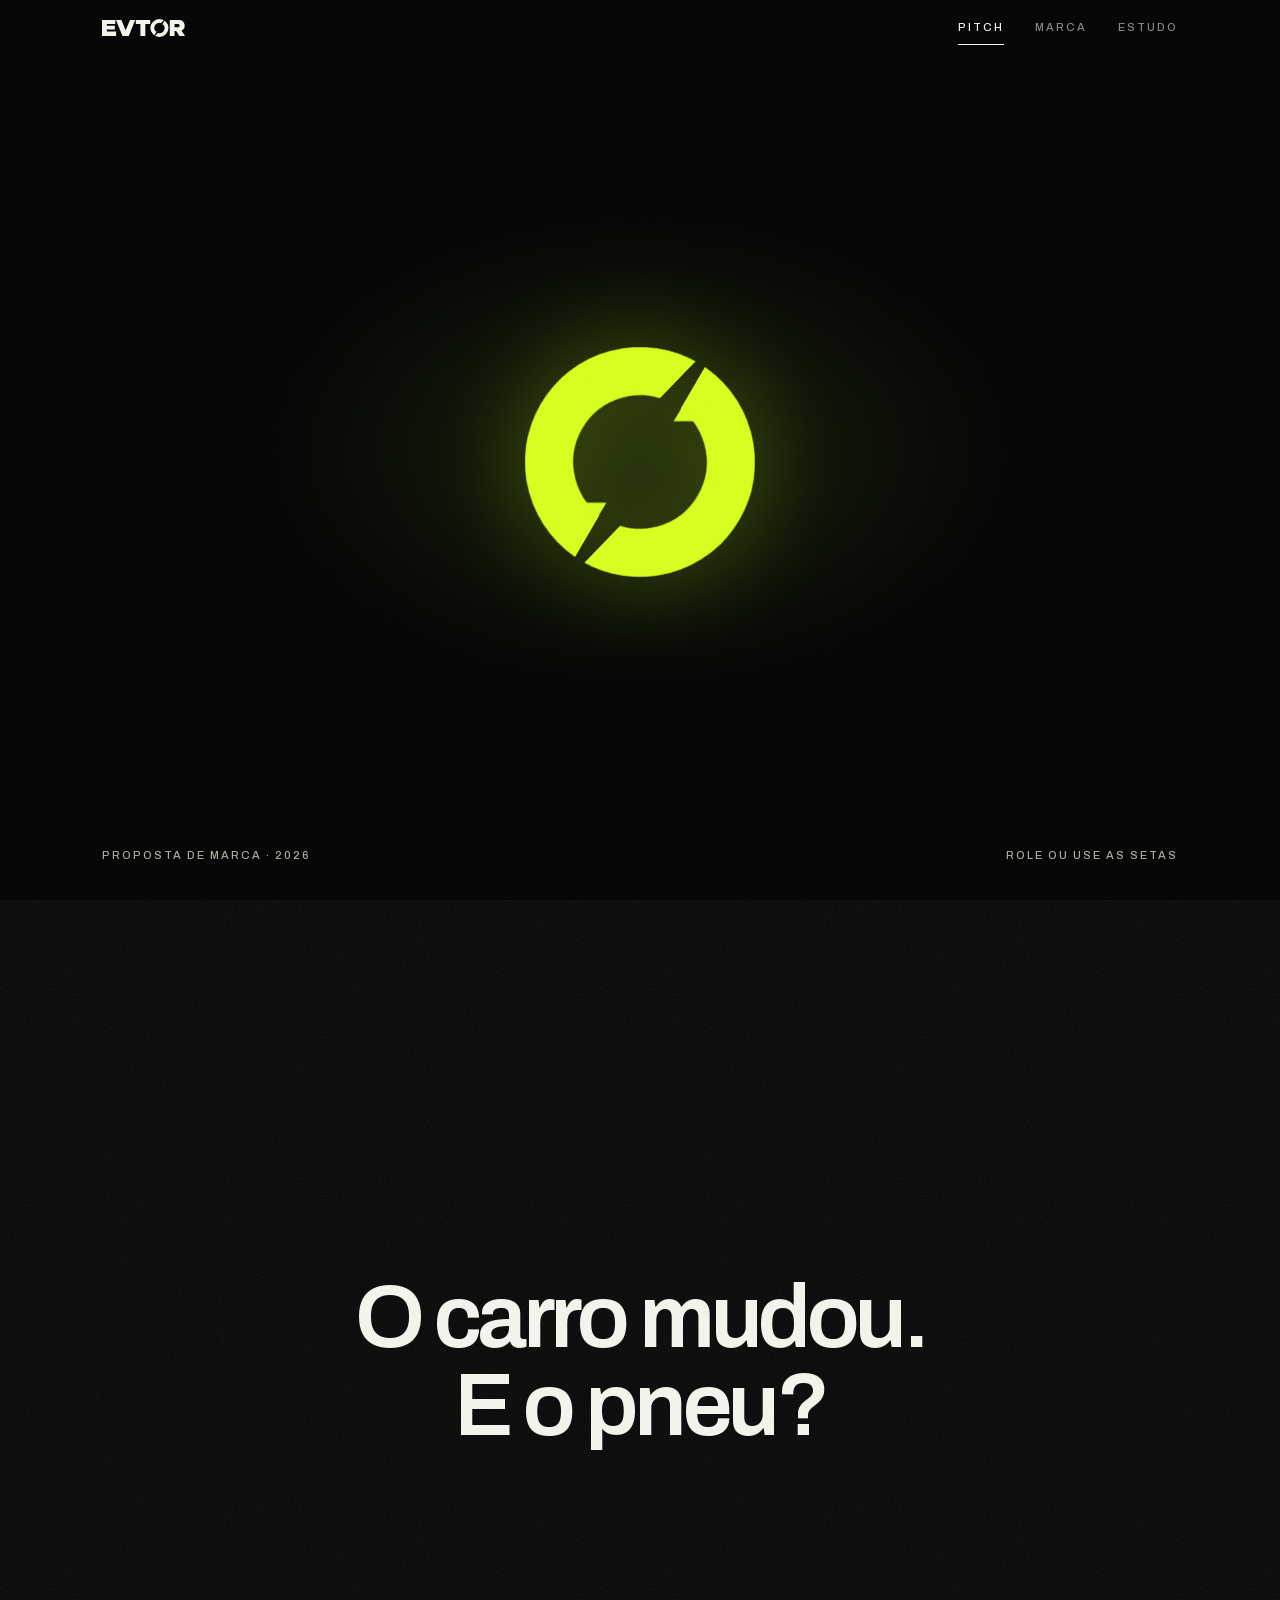
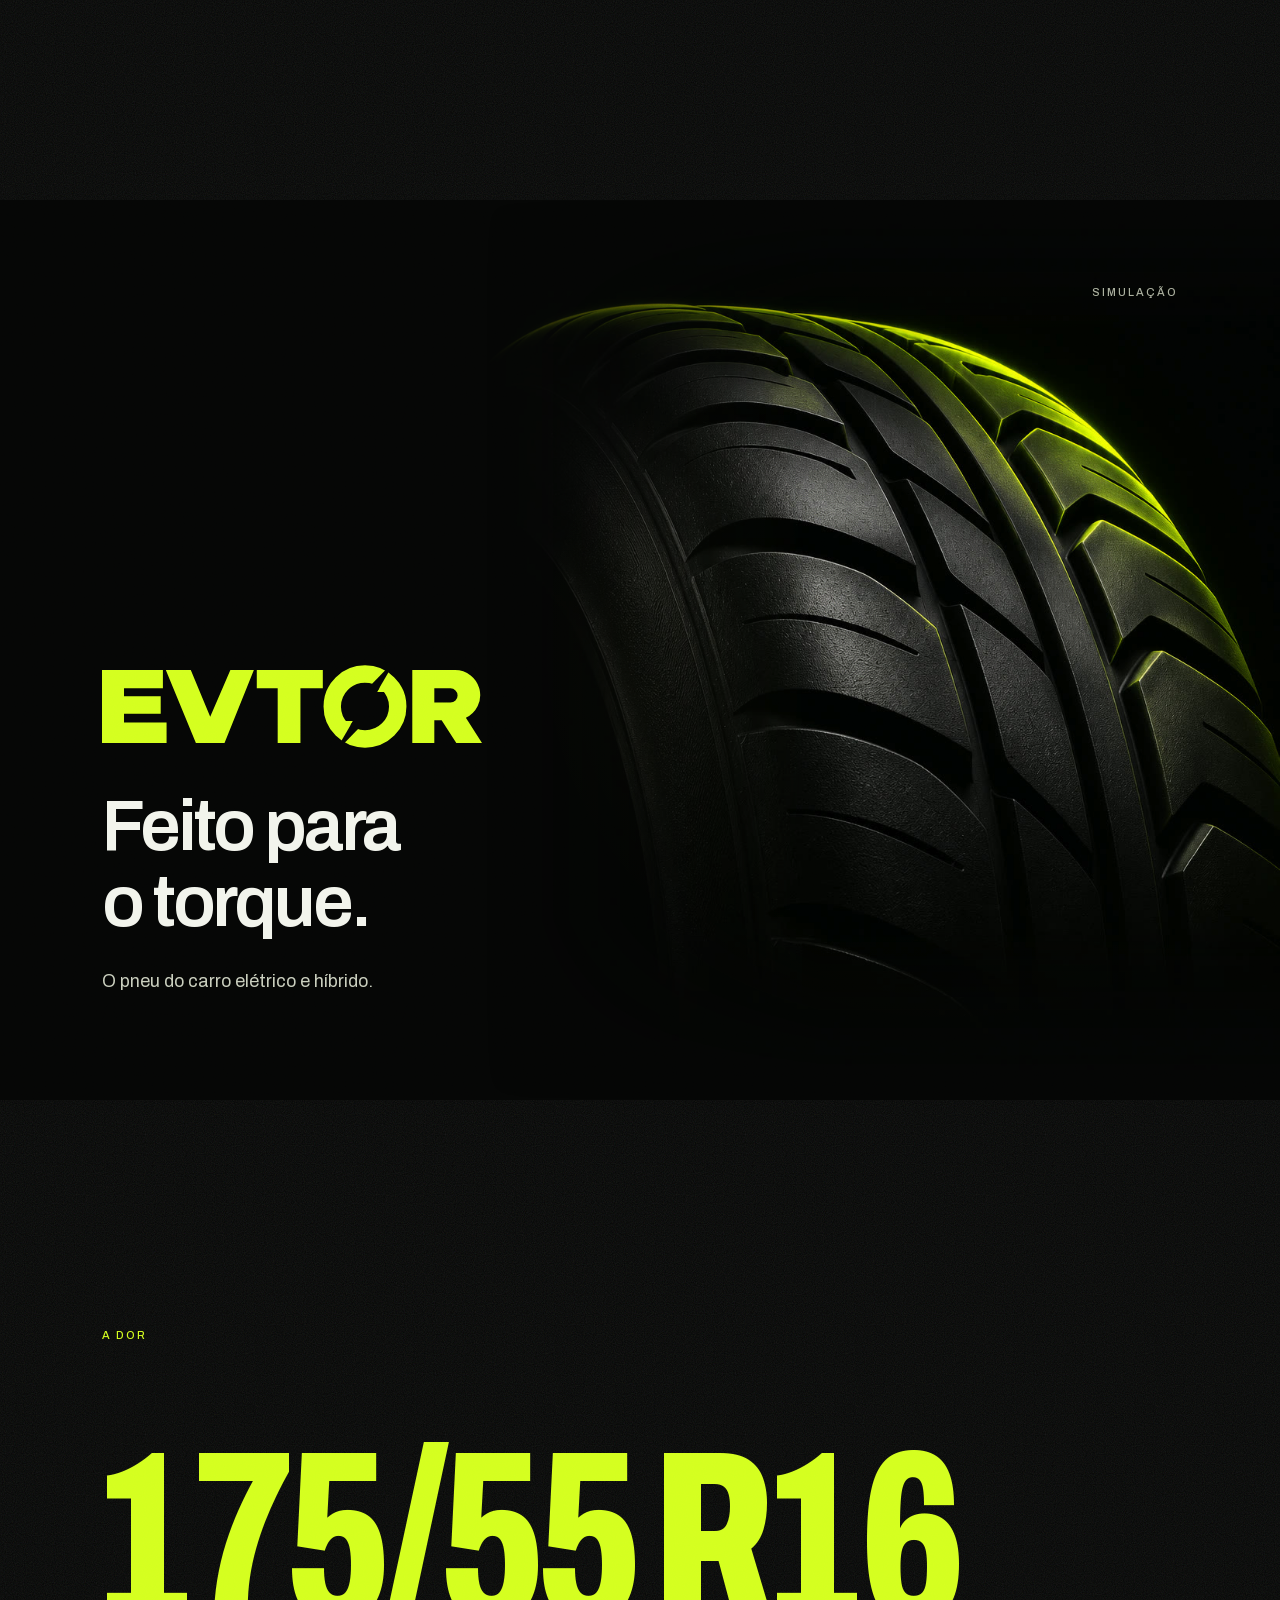
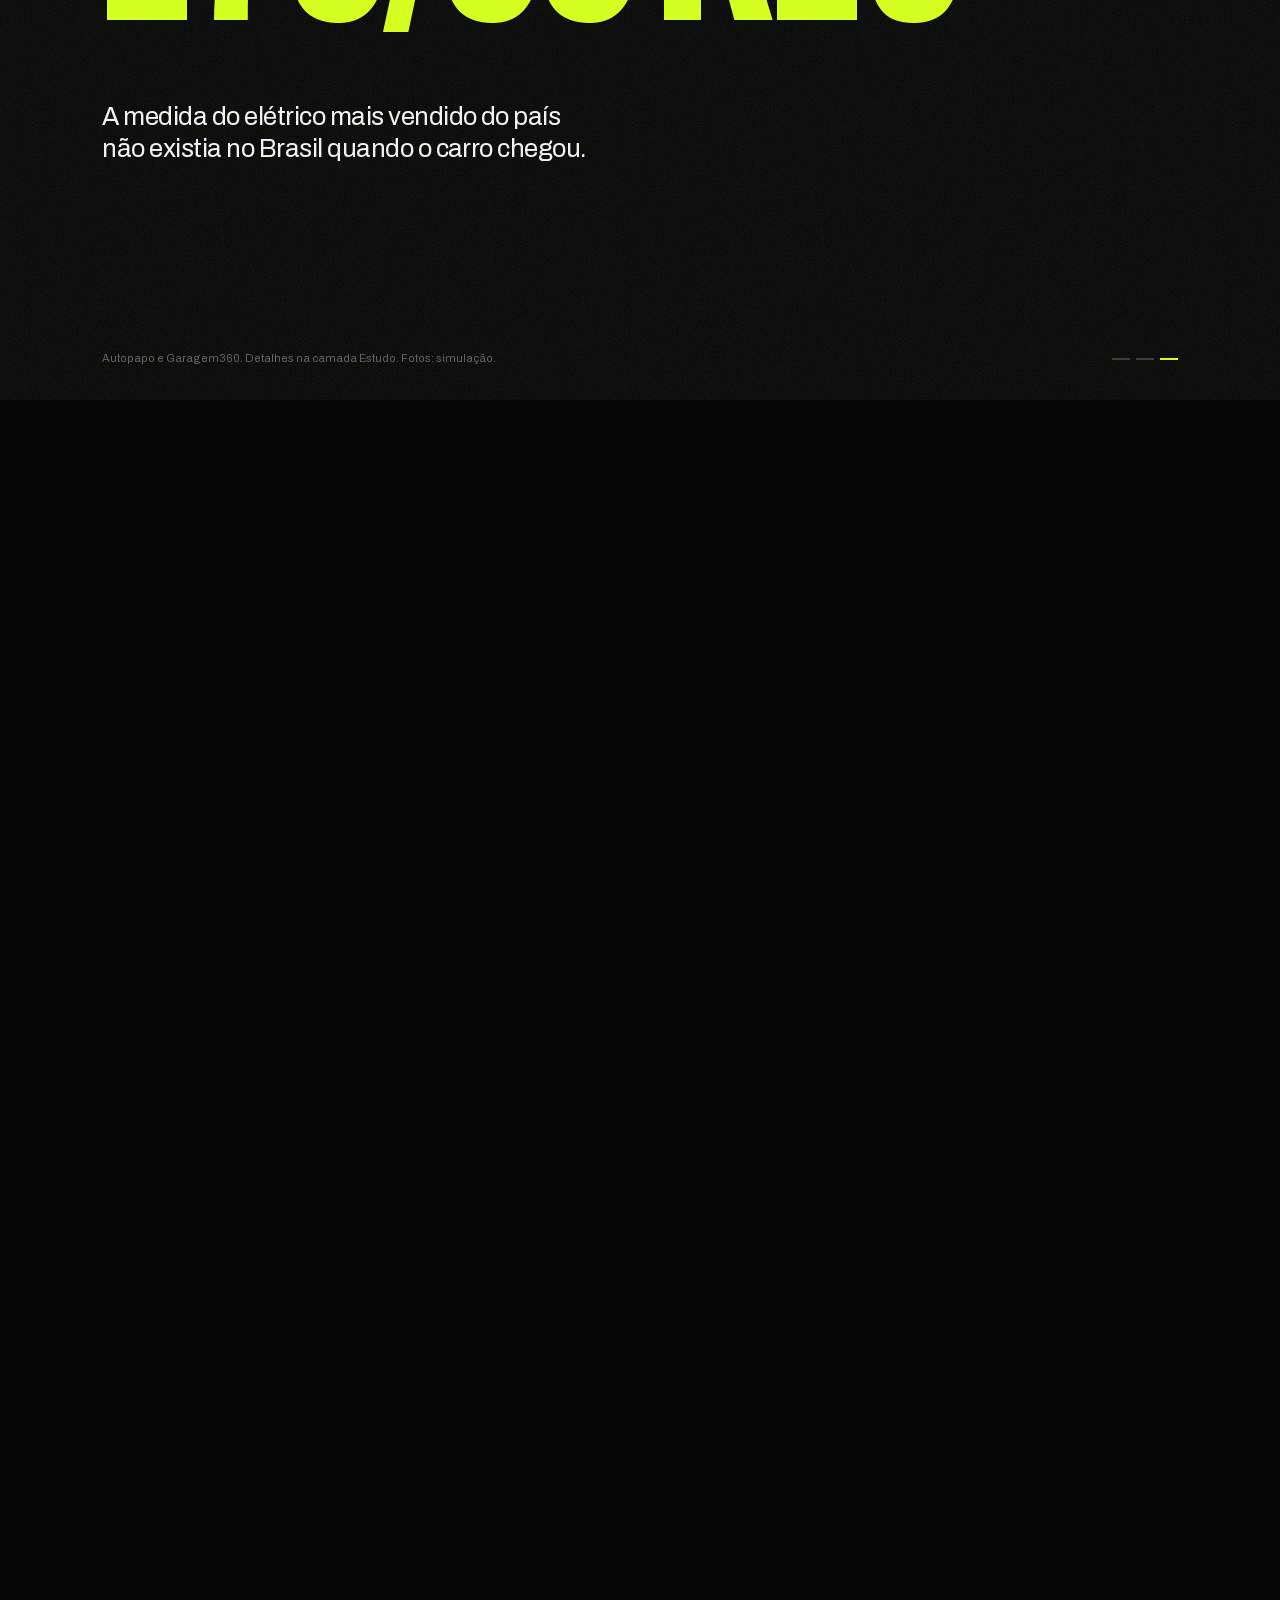
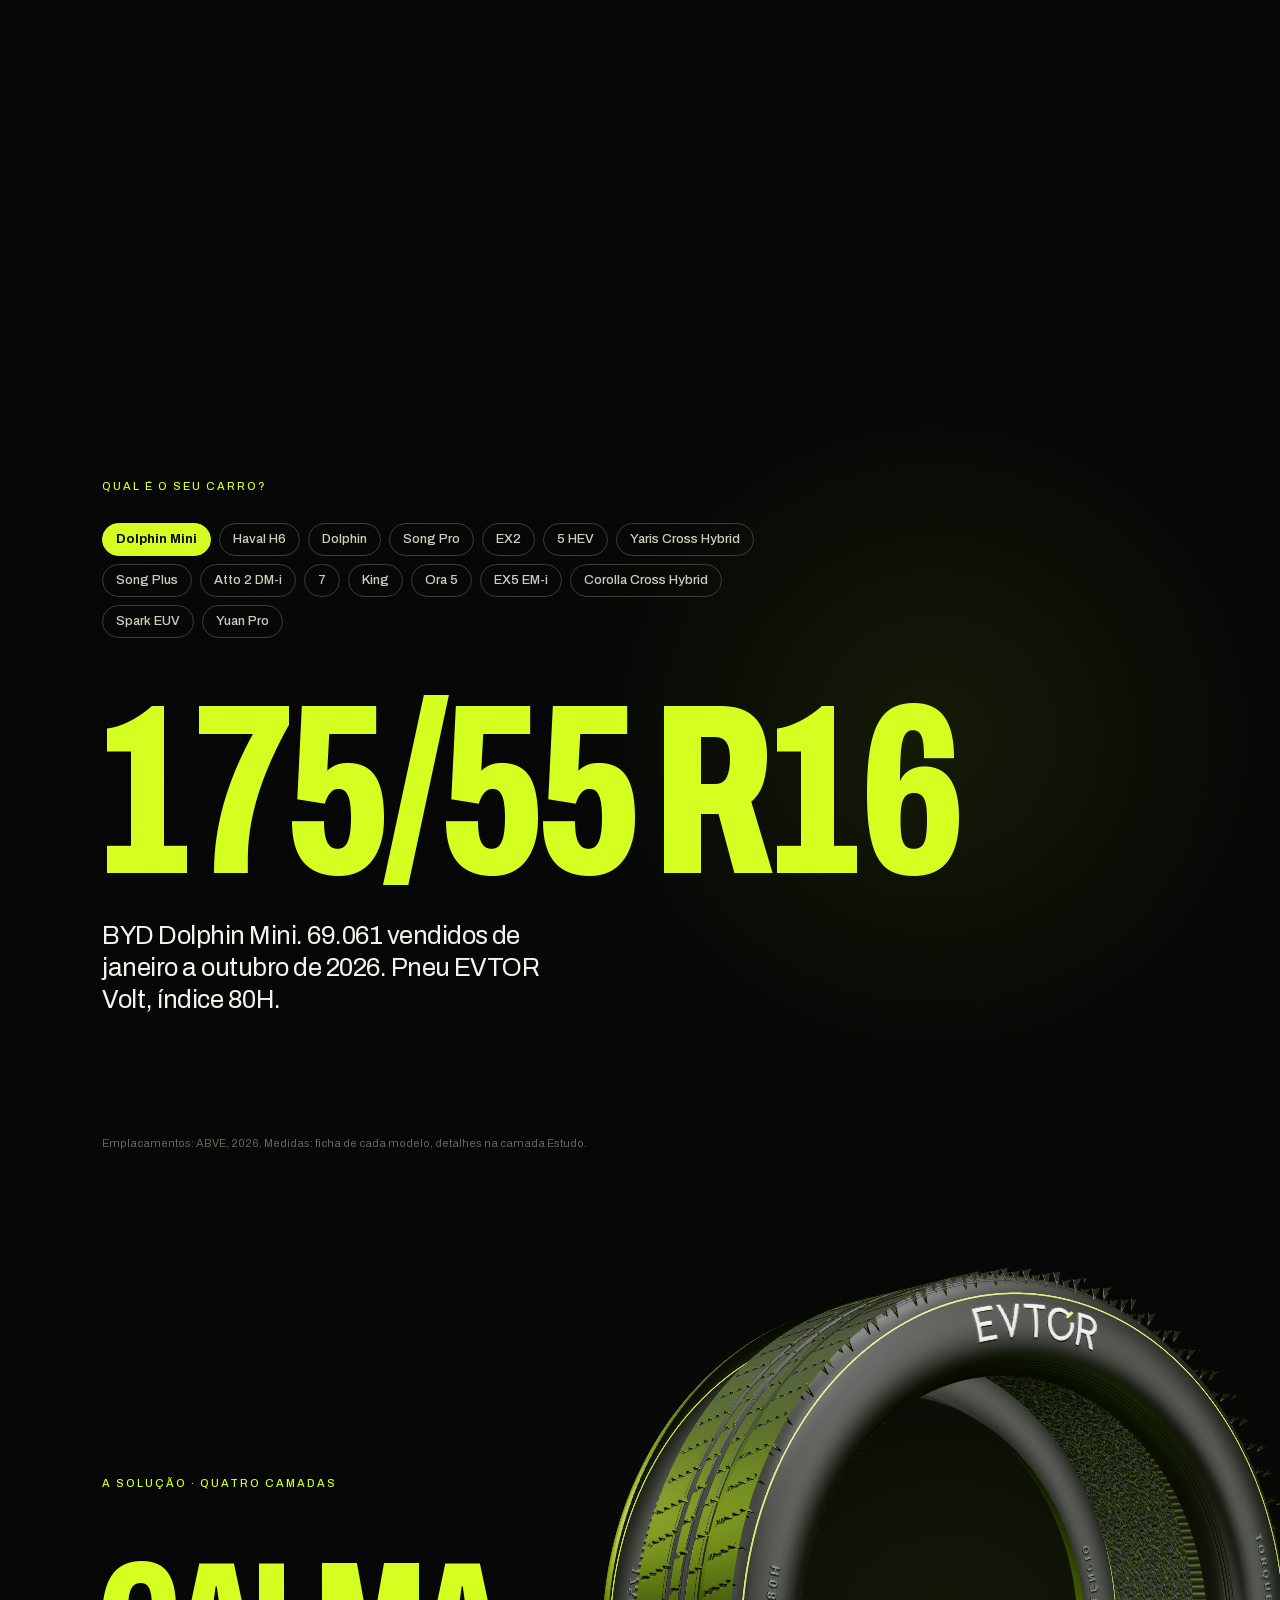
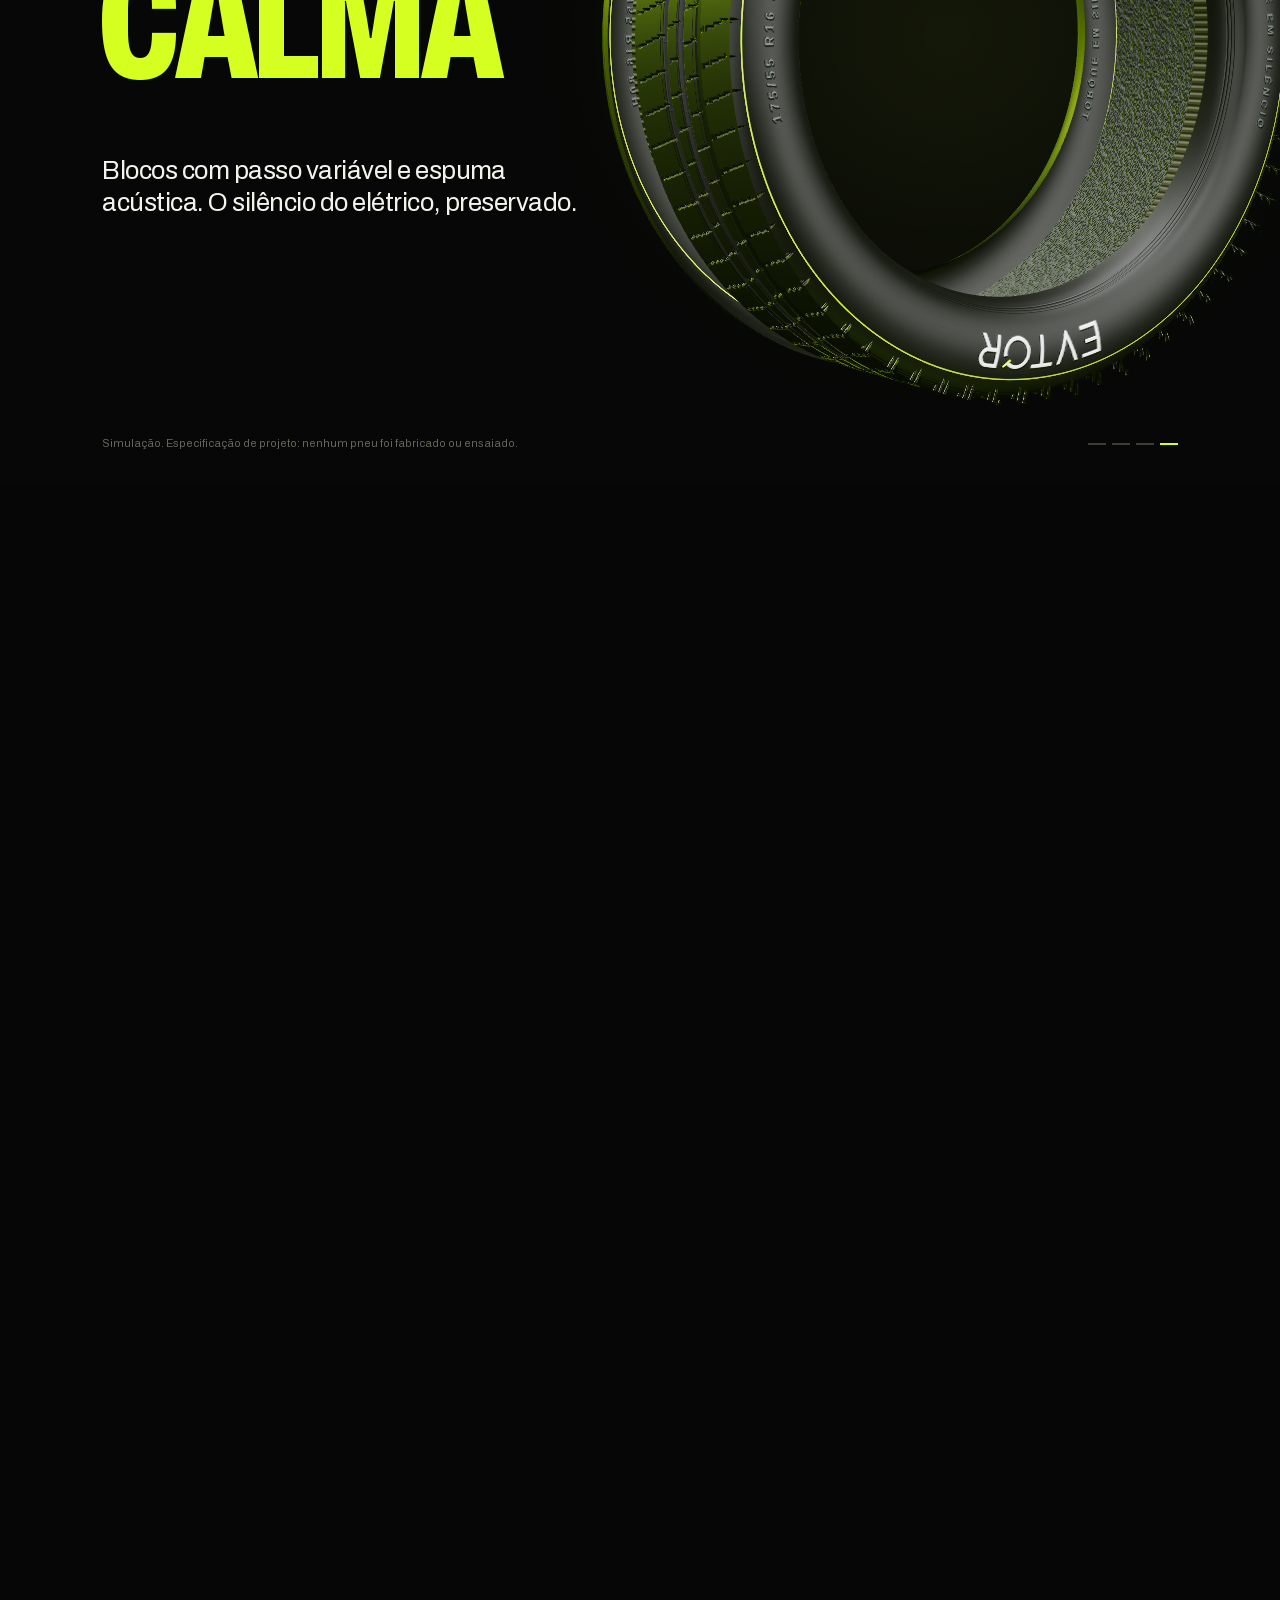
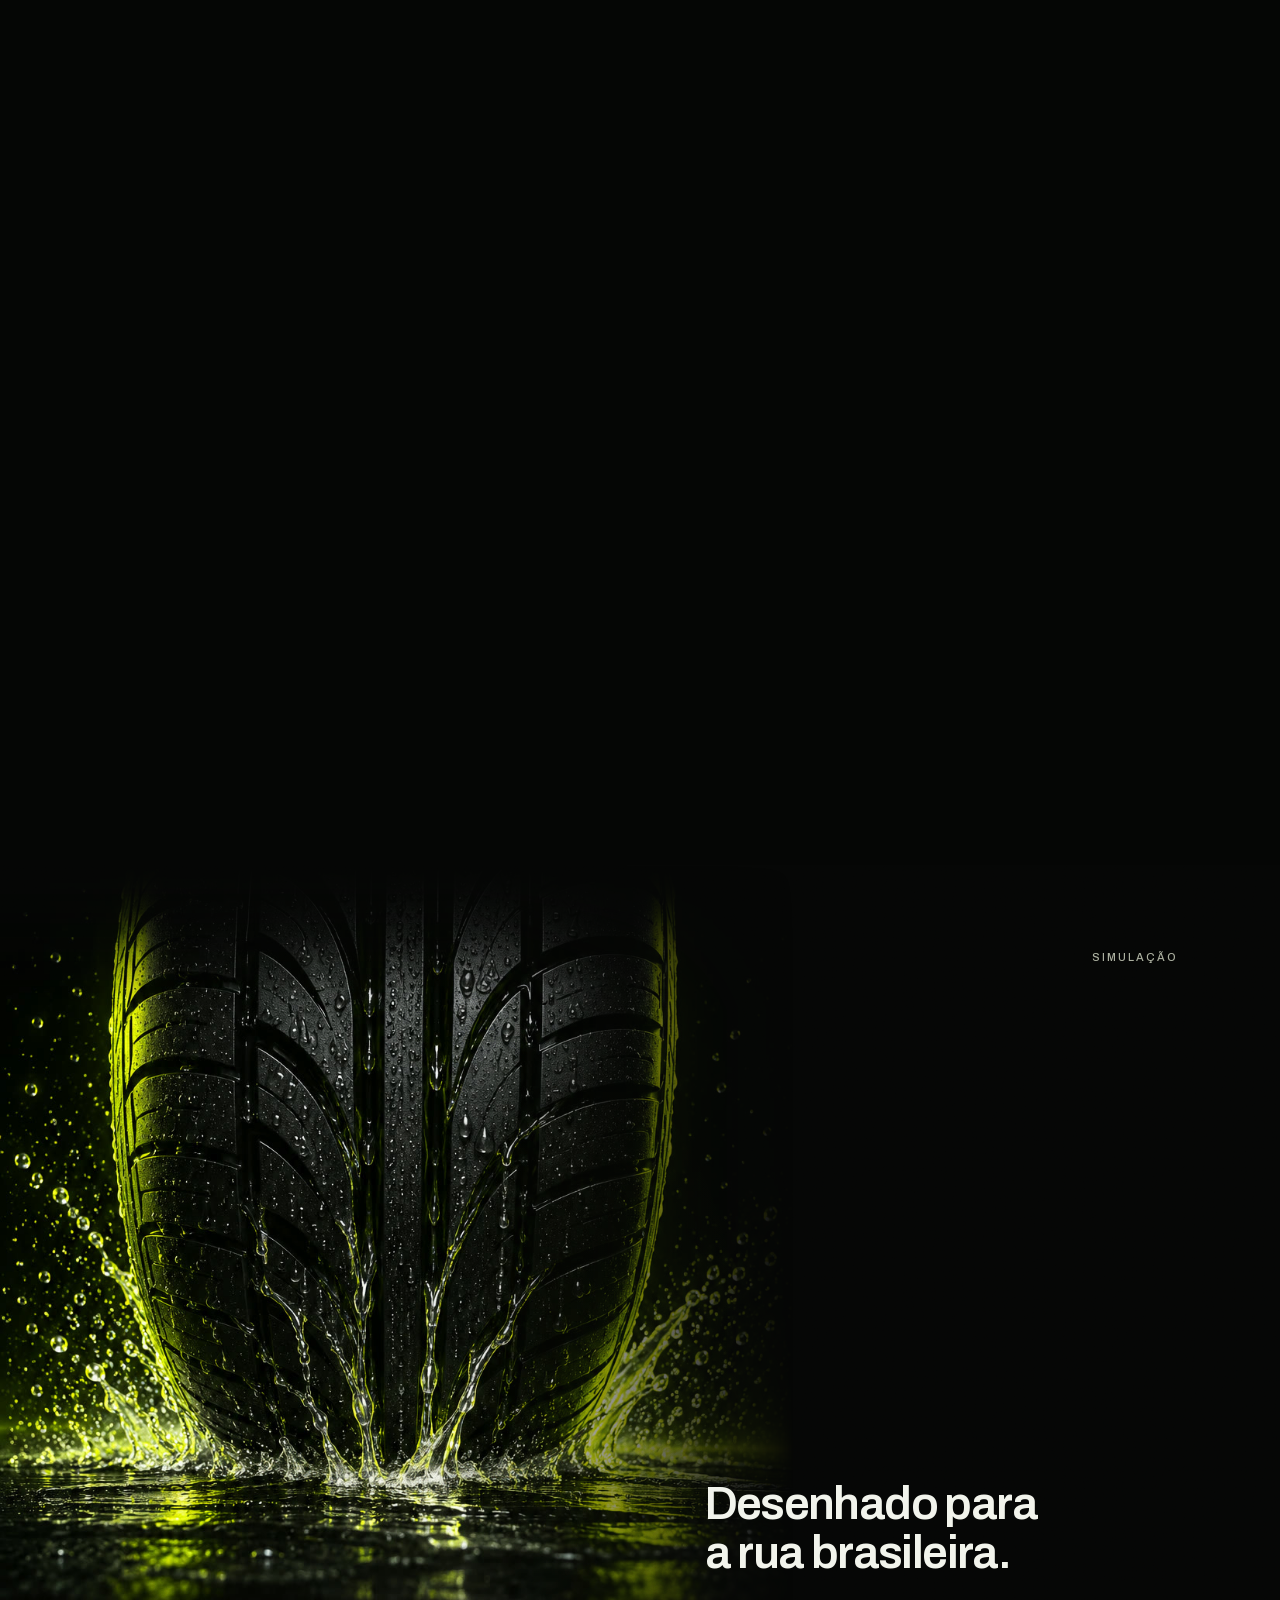
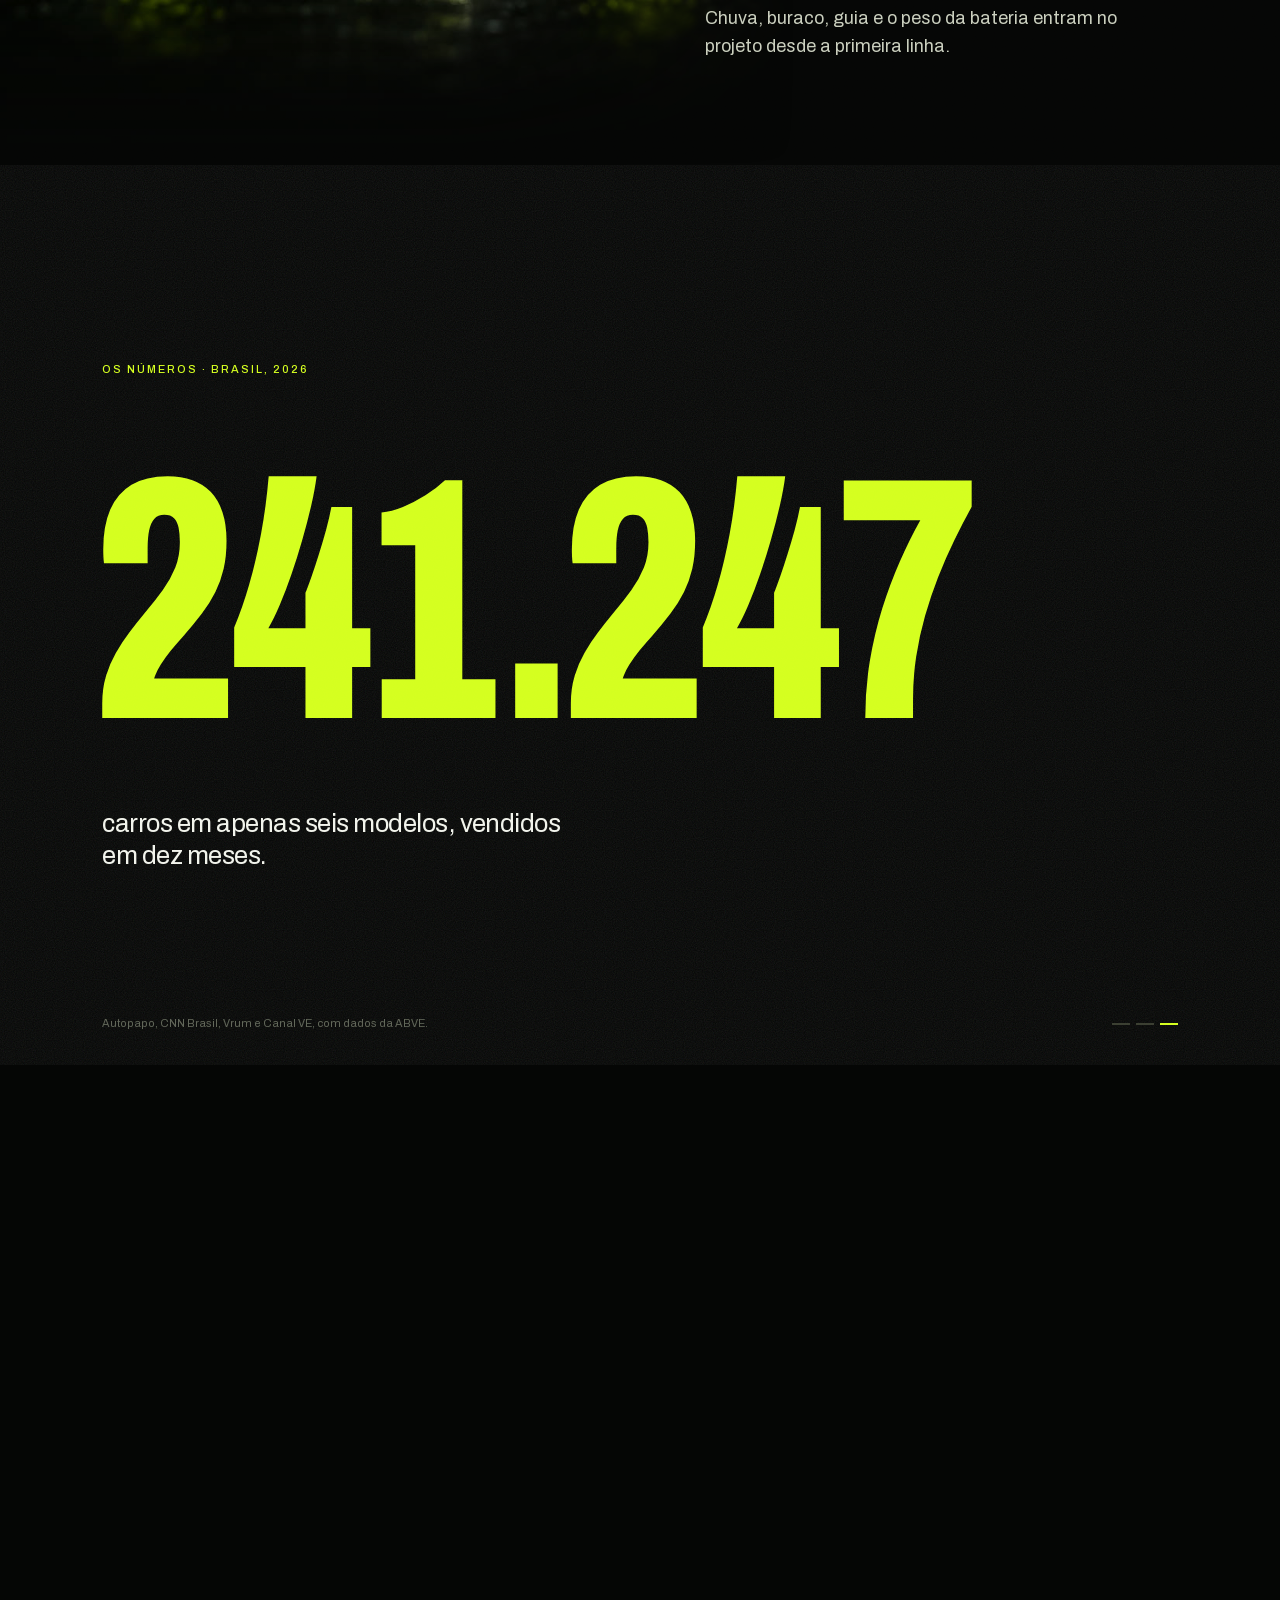
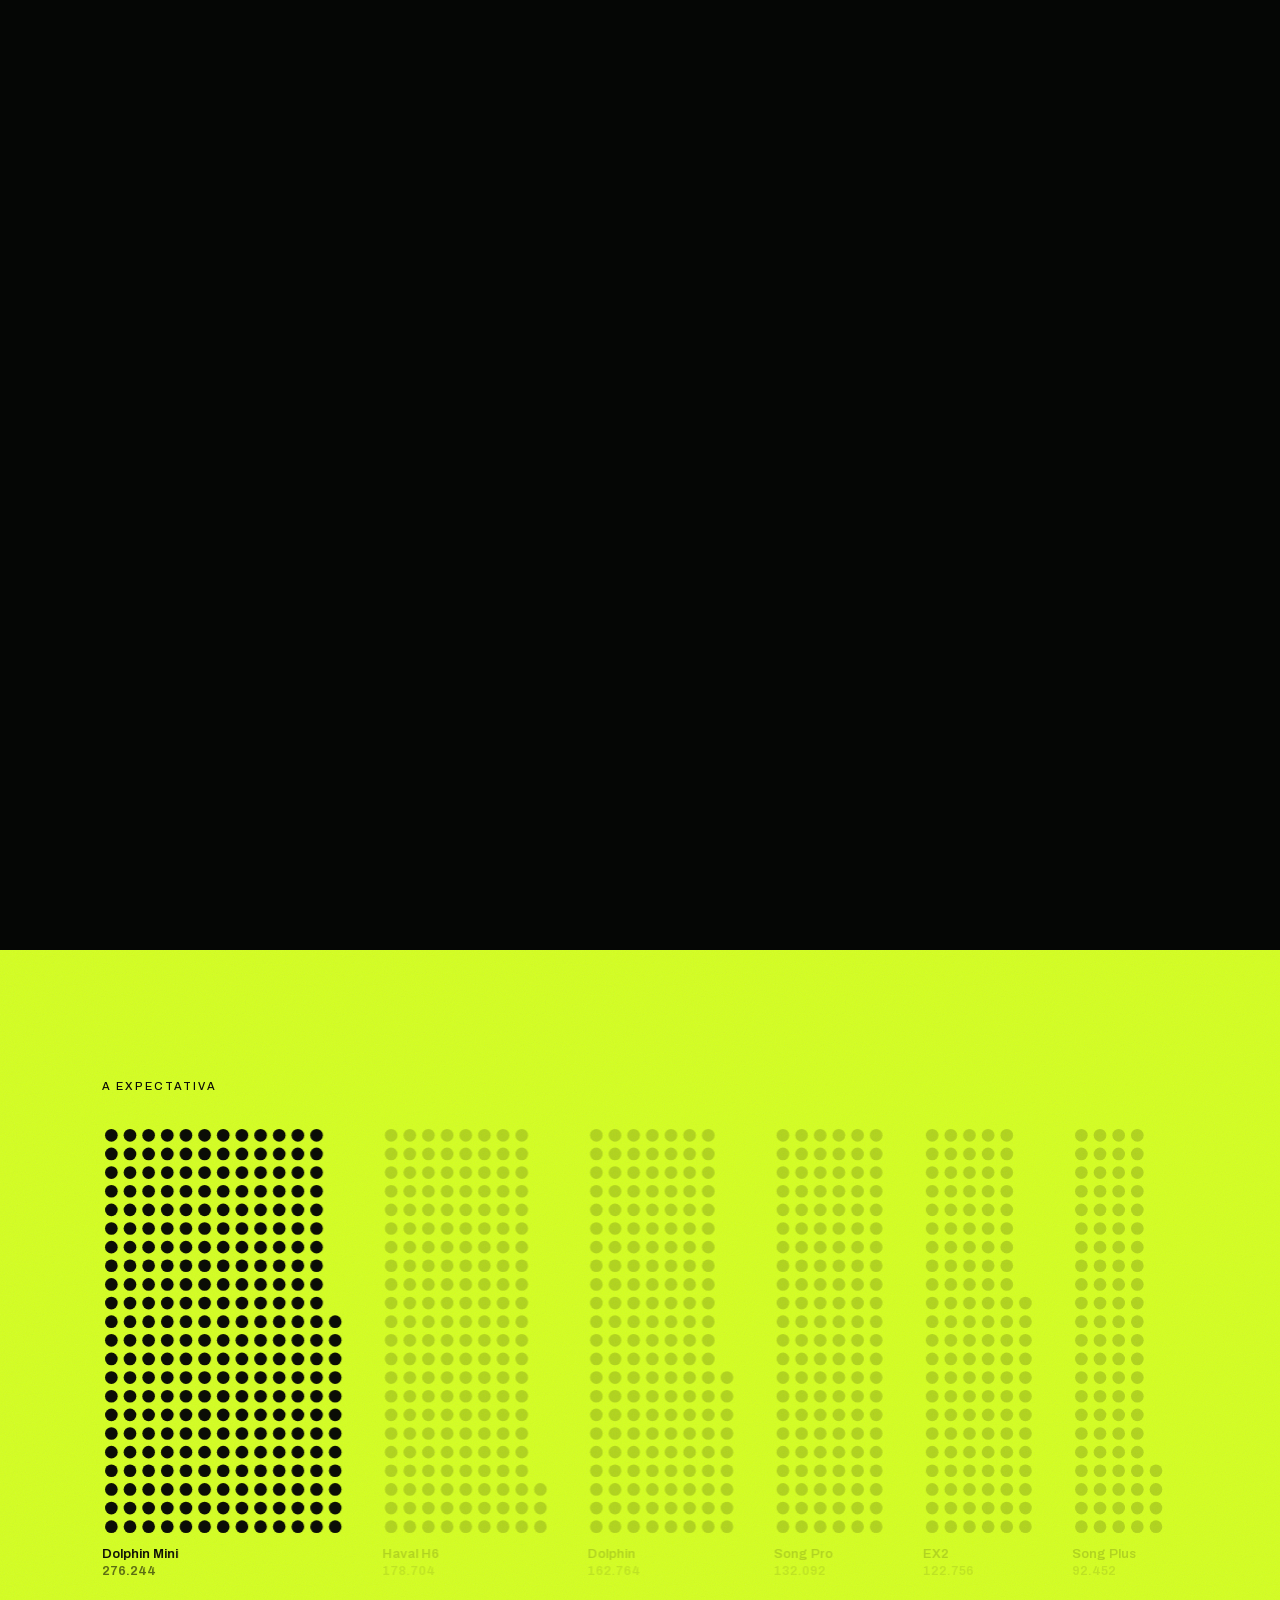
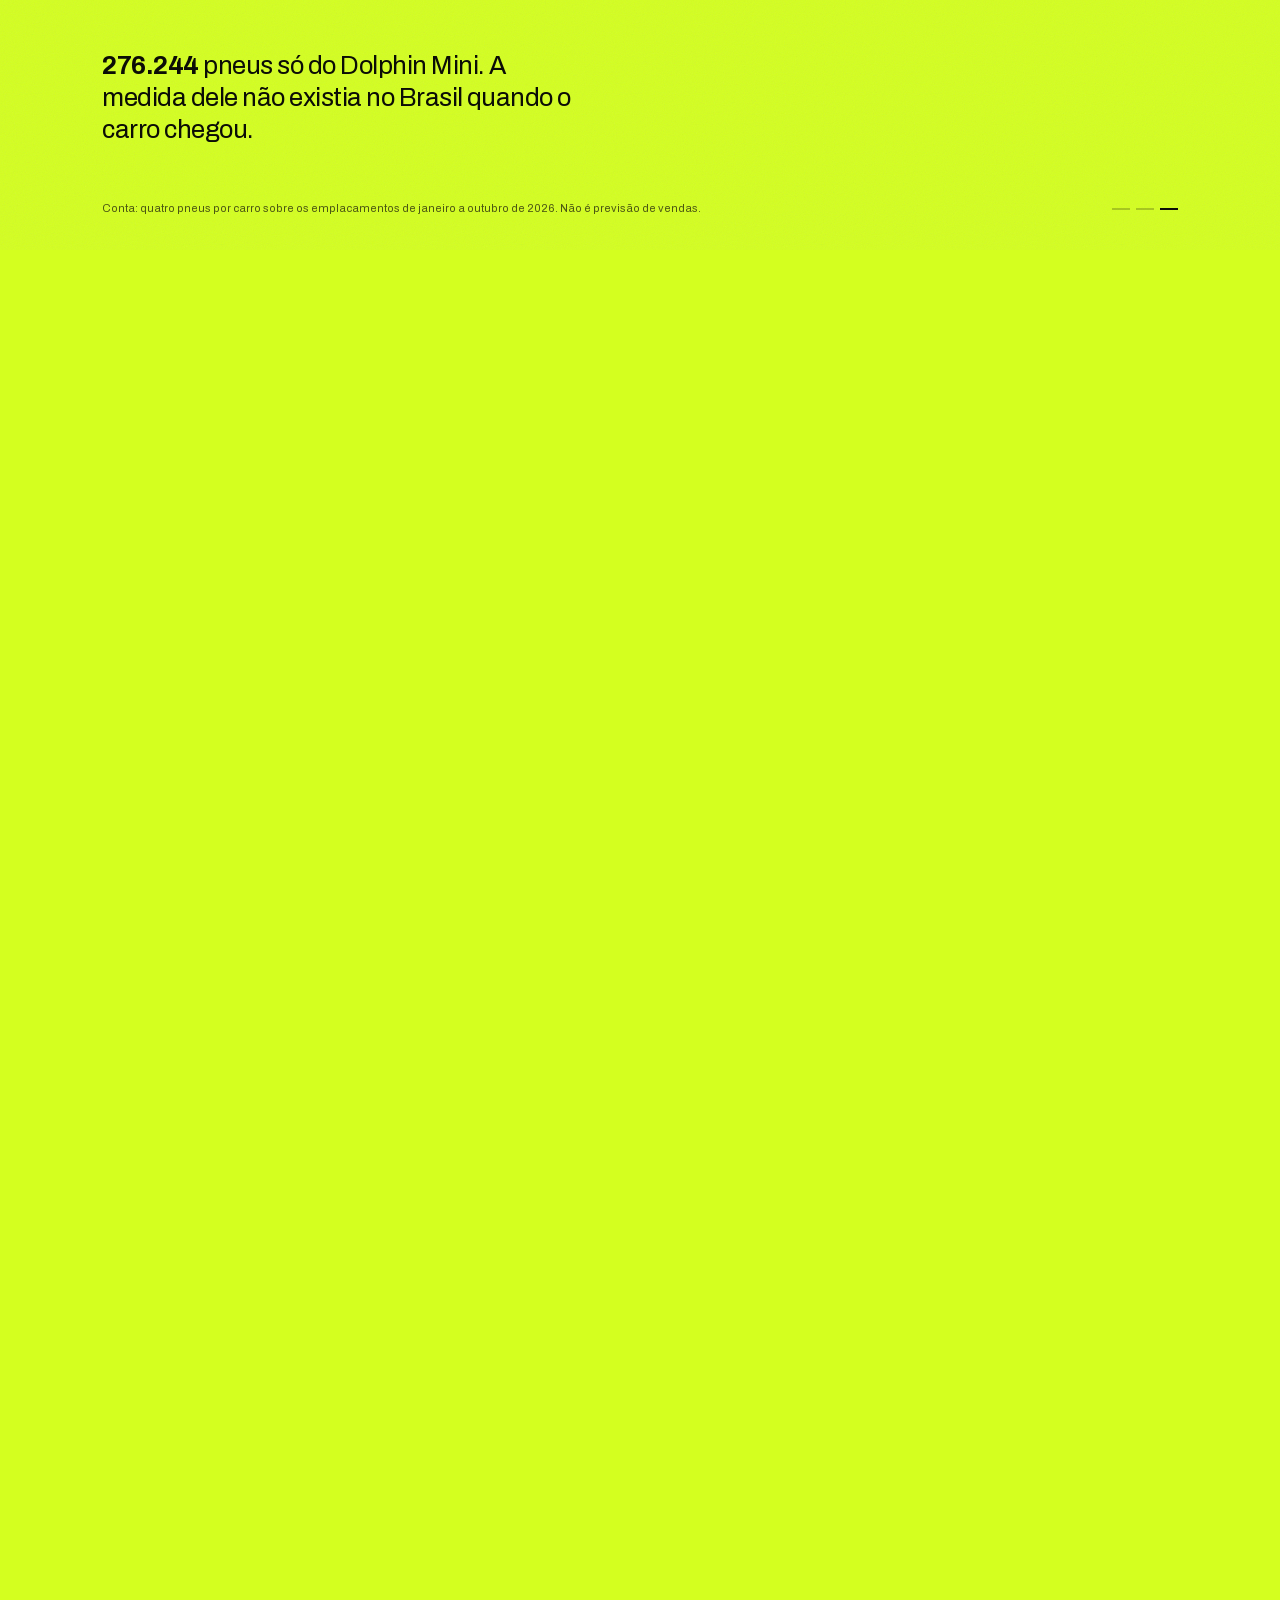
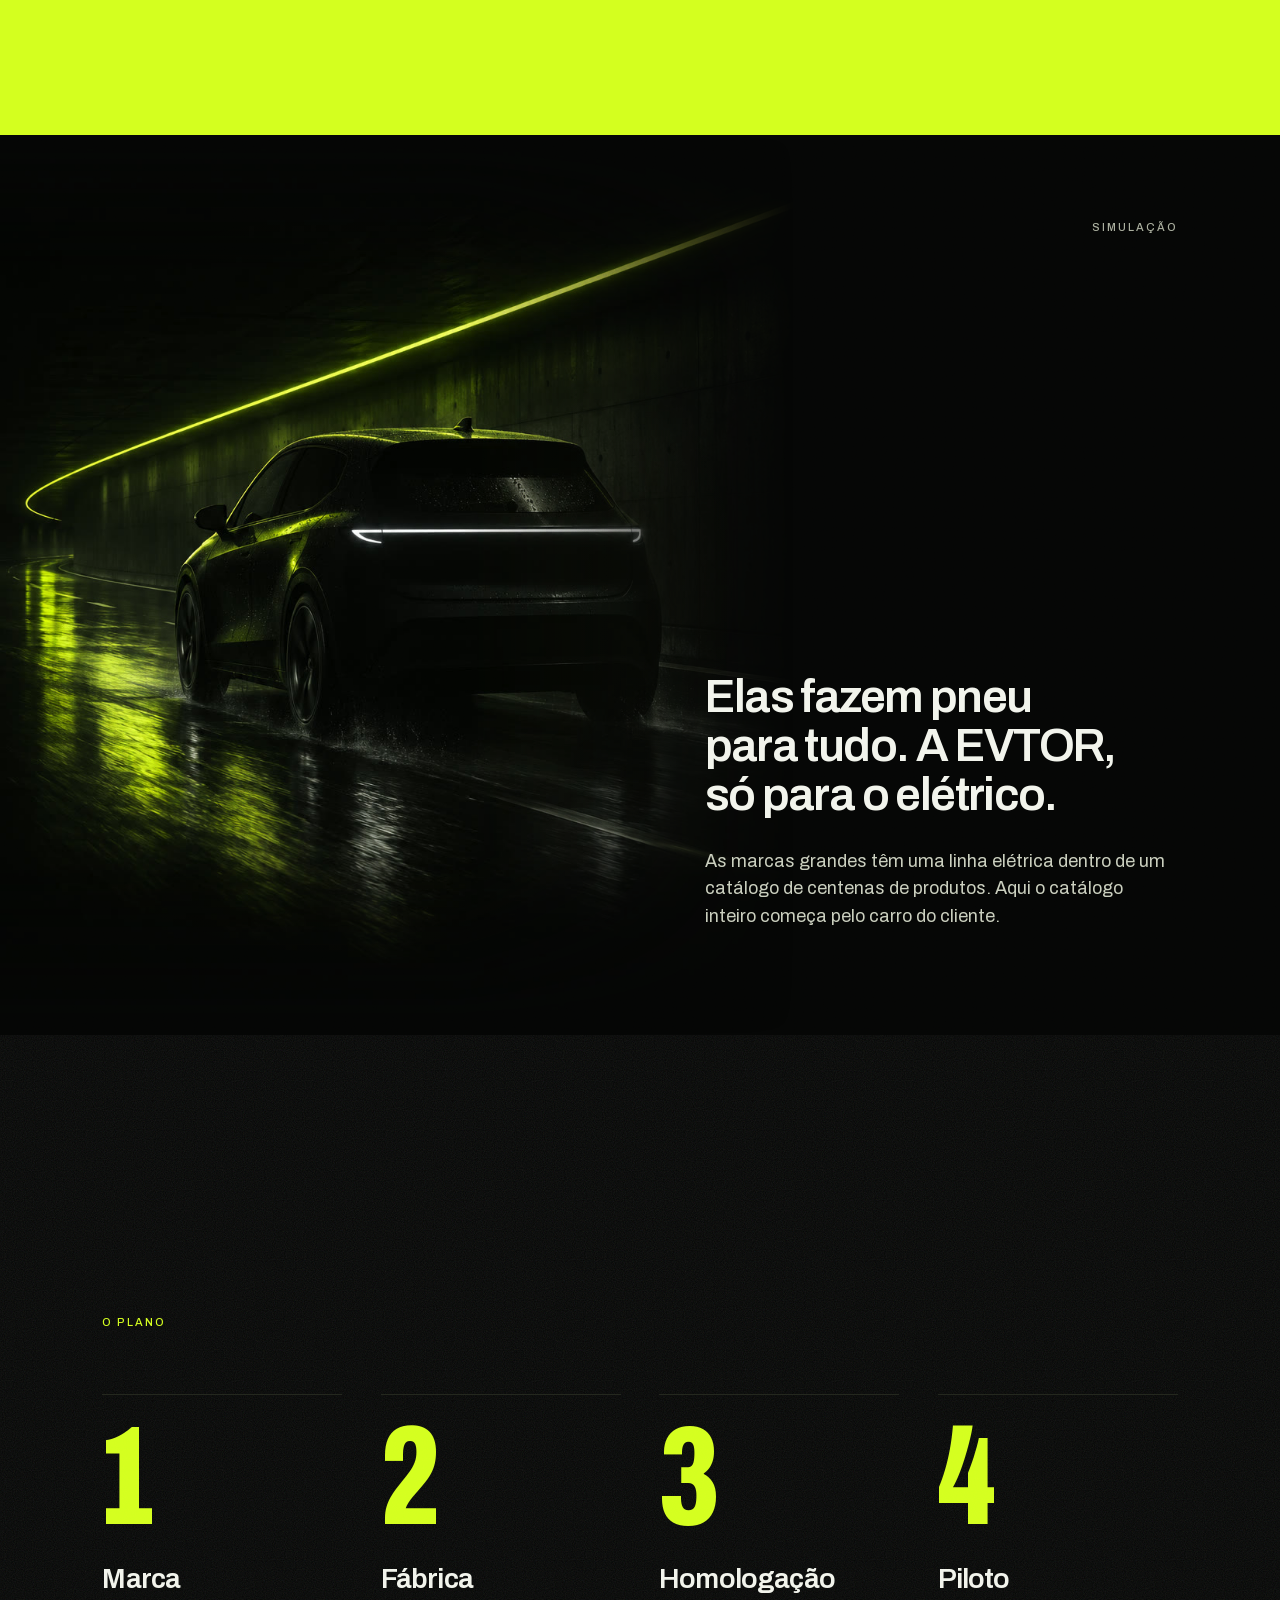
<file: index.html>
<!doctype html>
<html lang="pt-BR">
<head>
<meta charset="utf-8">
<meta name="viewport" content="width=device-width, initial-scale=1">
<title>EVTOR — Pitch</title>
<meta name="description" content="EVTOR: o pneu do carro elétrico. Proposta de marca para a América do Sul.">
<link rel="icon" href="logo/evtor-simbolo.svg">
<link rel="stylesheet" href="pitch.css?v=5">
</head>
<body class="p-pitch">

<header class="topo">
  <a href="index.html" aria-label="EVTOR, início"><img src="logo/evtor-claro.svg" alt="" width="83" height="18"></a>
  <nav class="abas" aria-label="Camadas da apresentação">
    <a href="index.html" aria-current="page">Pitch</a><a href="marca.html">Marca</a><a href="estudo.html">Estudo</a>
  </nav>
  <div class="barra" aria-hidden="true"><i id="avanco"></i></div>
</header>

<main>

<section class="tela centro" id="abre" data-nome="Abertura" data-fala="Espere o raio cortar o aro. Diga o seu nome e uma frase: vim falar do pneu do carro elétrico.">
  <svg class="icone" viewBox="0 0 100 100" role="img" aria-label="Símbolo EVTOR">
    <defs>
      <mask id="corte" maskUnits="userSpaceOnUse" x="-10" y="-10" width="120" height="120">
        <rect x="-10" y="-10" width="120" height="120" fill="#fff"/>
        <path class="fenda" d="M56 25L82.5 -2.4L86 -4.7L64.5 32.3Z" fill="#000"/>
        <path class="fenda" d="M56 25L82.5 -2.4L86 -4.7L64.5 32.3Z" fill="#000" transform="rotate(180 50 50)"/>
      </mask>
    </defs>
    <g mask="url(#corte)">
      <circle class="aro" cx="50" cy="50" r="39.5" fill="none" stroke="currentColor" stroke-width="21" pathLength="1" transform="rotate(-60 50 50)"/><!-- o traço começa dentro do corte do raio: a emenda nunca aparece -->
      <path class="farpa" d="M64.5 32.3H74.5L69 25Z" fill="currentColor"/>
      <path class="farpa" d="M64.5 32.3H74.5L69 25Z" fill="currentColor" transform="rotate(180 50 50)"/>
    </g>
  </svg>
  <span class="canto ie">Proposta de marca · 2026</span><span class="canto id">Role ou use as setas</span>
</section>

<section class="tela centro" id="pergunta" data-nome="A pergunta" data-fala="Leia a pergunta e pare dois segundos. O motor mudou, a bateria mudou, o peso mudou. O pneu na loja é o mesmo.">
  <h2 class="enorme">O carro mudou.<br>E o pneu?</h2>
</section>

<section class="tela foto abre" id="produto" data-nome="O produto" data-fala="EVTOR. Uma marca de pneus que só faz pneu para carro elétrico e híbrido.">
  <img src="img/pitch/heroi.jpg" alt="Pneu preto em close, com um fio de luz limão no contorno da banda">
  <span class="canto sd">Simulação</span>
  <div class="legenda">
    <h1><img src="logo/evtor.svg" alt="EVTOR" width="518" height="114"></h1>
    <h2>Feito para o torque.</h2>
    <p class="frase">O pneu do carro elétrico e híbrido.</p>
  </div>
</section>

<section class="cena" id="dor" data-nome="A dor">
  <div class="palco">
    <img class="fundo-passo" data-passo="0" src="img/pitch/torque.jpg" alt="" loading="lazy">
    <img class="fundo-passo" data-passo="1" src="img/pitch/peso.jpg" alt="" loading="lazy">
    <p class="sobre">A dor</p>
    <div class="passos">
      <div class="passo" data-fala="O motor elétrico entrega o torque todo na saída. O pneu comum não foi feito para isso e acaba antes.">
        <p class="palavra">Torque</p>
        <p class="dito">Chega inteiro desde a saída. O pneu comum se gasta de 20% a 30% mais rápido.</p>
      </div>
      <div class="passo" data-fala="A bateria pesa. O pneu precisa de índice de carga maior. Com o índice errado, o carro reprova na vistoria.">
        <p class="palavra">Peso</p>
        <p class="dito">A bateria pede índice de carga maior. O pneu errado reprova o carro na vistoria.</p>
      </div>
      <div class="passo" data-fala="Esta é a medida do Dolphin Mini, o elétrico mais vendido do Brasil. Quando o carro chegou, esse pneu não existia aqui.">
        <p class="numero" style="--t:19vw">175/55 R16</p>
        <p class="dito">A medida do elétrico mais vendido do país não existia no Brasil quando o carro chegou.</p>
      </div>
    </div>
    <p class="fonte rodape">Autopapo e Garagem360. Detalhes na camada Estudo. Fotos: simulação.</p>
  </div>
</section>

<section class="tela carro" id="carro" data-nome="O seu carro" data-fala="Pergunte à sala: quem aqui tem carro elétrico ou híbrido? Clique no modelo da pessoa. Se ninguém tiver, fique no Dolphin Mini. Mostre a medida: é ela que a loja não tem.">
  <p class="sobre">Qual é o seu carro?</p>
  <div class="fichas" id="fichas" role="group" aria-label="Modelos eletrificados"></div>
  <div class="leitura" id="leitura" aria-live="polite"></div>
  <p class="fonte rodape">Emplacamentos: ABVE, 2026. Medidas: ficha de cada modelo, detalhes na camada Estudo.</p>
</section>

<section class="cena com-fundo lado" id="solucao" data-nome="A solução">
  <div class="palco">
    <canvas class="fundo3d" id="pneuCamadas" aria-hidden="true"></canvas>
    <img class="fundo" src="img/pitch/anatomia.jpg" alt="Pneu em vista explodida, aberto em quatro camadas" loading="lazy">
    <p class="sobre">A solução · Quatro camadas</p>
    <div class="passos">
      <div class="passo" data-fala="Primeira camada, a banda. Mais rígida, porque é onde o torque chega primeiro.">
        <p class="palavra">Garra</p>
        <p class="dito">Banda mais rígida e composto resistente à abrasão. É onde o torque chega primeiro.</p>
      </div>
      <div class="passo" data-fala="Segunda, o composto. Rola com menos perda: mais quilômetros por carga.">
        <p class="palavra">Giro</p>
        <p class="dito">Composto de baixa resistência ao rolamento. Mais quilômetros por carga.</p>
      </div>
      <div class="passo" data-fala="Terceira, a carcaça. Dimensionada para o peso da bateria.">
        <p class="palavra">Fibra</p>
        <p class="dito">Carcaça com índice de carga XL, dimensionada para o peso da bateria.</p>
      </div>
      <div class="passo" data-fala="Quarta, o silêncio. Sem motor para encobrir, o barulho do pneu é o barulho do carro.">
        <p class="palavra">Calma</p>
        <p class="dito">Blocos com passo variável e espuma acústica. O silêncio do elétrico, preservado.</p>
      </div>
    </div>
    <p class="fonte rodape">Simulação. Especificação de projeto: nenhum pneu foi fabricado ou ensaiado.</p>
  </div>
</section>

<section class="tela foto inv" id="prova" data-nome="Na rua" data-fala="O projeto parte da rua brasileira: chuva forte, buraco e guia.">
  <img src="img/pitch/chuva.jpg" alt="Banda do pneu cortando uma lâmina de água, com gotas no ar" loading="lazy">
  <span class="canto sd">Simulação</span>
  <div class="legenda">
    <h2>Desenhado para a rua brasileira.</h2>
    <p class="frase">Chuva, buraco, guia e o peso da bateria entram no projeto desde a primeira linha.</p>
  </div>
</section>

<section class="cena" id="numeros" data-nome="Os números">
  <div class="palco">
    <p class="sobre">Os números · Brasil, 2026</p>
    <div class="passos">
      <div class="passo" data-fala="Um milhão de carros eletrificados já rodam no Brasil.">
        <p class="numero" style="--t:21vw"><span data-conta="1000000">1.000.000</span></p>
        <p class="dito">de carros eletrificados já rodam no Brasil.</p>
      </div>
      <div class="passo" data-fala="Um em cada seis carros novos vendidos hoje é eletrificado.">
        <p class="numero" style="--t:33vw"><span data-conta="17.7" data-casas="1">17,7</span>%</p>
        <p class="dito">das vendas de carros novos. Um em cada seis.</p>
      </div>
      <div class="passo" data-fala="E o mercado é concentrado: seis modelos somam quase um quarto de milhão de carros em dez meses.">
        <p class="numero" style="--t:27vw"><span id="nCarros" data-conta="241253">241.253</span></p>
        <p class="dito">carros em apenas seis modelos, vendidos em dez meses.</p>
      </div>
    </div>
    <p class="fonte rodape">Autopapo, CNN Brasil, Vrum e Canal VE, com dados da ABVE.</p>
  </div>
</section>

<section class="cena volt pontos" id="expectativa" data-nome="A expectativa">
  <div class="palco">
    <canvas id="pontos" aria-hidden="true"></canvas>
    <p class="sobre">A expectativa</p>
    <div class="passos">
      <div class="passo" data-fala="Quatro pneus por carro. É a primeira troca desses seis modelos. Deixe claro: é uma conta, não uma previsão de vendas.">
        <p class="numero" style="--t:27vw"><span id="nPneus" data-conta="965012">965.012</span></p>
        <p class="dito">pneus na primeira troca desses seis modelos. <span id="nMedidas">9</span> medidas atendem todos.</p>
      </div>
      <div class="passo baixo" data-fala="Cada ponto na tela são mil pneus. Um bloco por modelo.">
        <p class="dito">Cada ponto são mil pneus. Um bloco para cada modelo.</p>
      </div>
      <div class="passo baixo" data-fala="Este bloco é só do Dolphin Mini. É a medida que não existia. É por ela que o piloto começa.">
        <p class="dito"><b id="nMini">276.244</b> pneus só do Dolphin Mini. A medida dele não existia no Brasil quando o carro chegou.</p>
      </div>
    </div>
    <p class="fonte rodape">Conta: quatro pneus por carro sobre os emplacamentos de janeiro a outubro de 2026. Não é previsão de vendas.</p>
  </div>
</section>

<section class="tela foto inv" id="porque" data-nome="Por que nós" data-fala="A pergunta que vão fazer: e as marcas grandes? Elas têm uma linha elétrica no meio de centenas de produtos. A EVTOR só faz isso.">
  <img src="img/pitch/tunel.jpg" alt="Carro elétrico em um túnel, com um fio de luz limão na parede" loading="lazy">
  <span class="canto sd">Simulação</span>
  <div class="legenda">
    <h2>Elas fazem pneu para tudo. A EVTOR, só para o elétrico.</h2>
    <p class="frase">As marcas grandes têm uma linha elétrica dentro de um catálogo de centenas de produtos. Aqui o catálogo inteiro começa pelo carro do cliente.</p>
  </div>
</section>

<section class="tela plano" id="plano" data-nome="O plano" data-fala="Quatro passos, nesta ordem. Nada foi fabricado ainda: o piloto é o primeiro pneu de verdade.">
  <p class="sobre">O plano</p>
  <ol class="etapas">
    <li><b>Marca</b>Registrar EVTOR no INPI, nas classes de pneus e de comércio.</li>
    <li><b>Fábrica</b>Produção terceirizada. Cotação das dez medidas da primeira fase.</li>
    <li><b>Homologação</b>Certificação do Inmetro e etiqueta de eficiência, antes de fechar o molde.</li>
    <li><b>Piloto</b>Um lote de 175/55 R16 para donos de Dolphin Mini, em uma capital.</li>
  </ol>
</section>

<section class="tela fecho" id="fecho" data-nome="Fecho" data-fala="Leia a frase. Diga o que você pede da sala. Pare e espere a primeira pergunta.">
  <h2 class="enorme">Um milhão de carros eletrificados. Uma marca feita só para eles.</h2>
  <nav class="saidas" aria-label="Continue">
    <a href="marca.html"><span>Camada 2</span>A marca</a>
    <a href="estudo.html"><span>Camada 3</span>O estudo</a>
  </nav>
  <img src="logo/evtor.svg" alt="EVTOR" width="518" height="114">
</section>

</main>

<script src="data/evtor.js"></script>
<script src="pneu3d.js?v=5"></script>
<script src="pitch.js?v=5"></script>
</body>
</html>
</file>
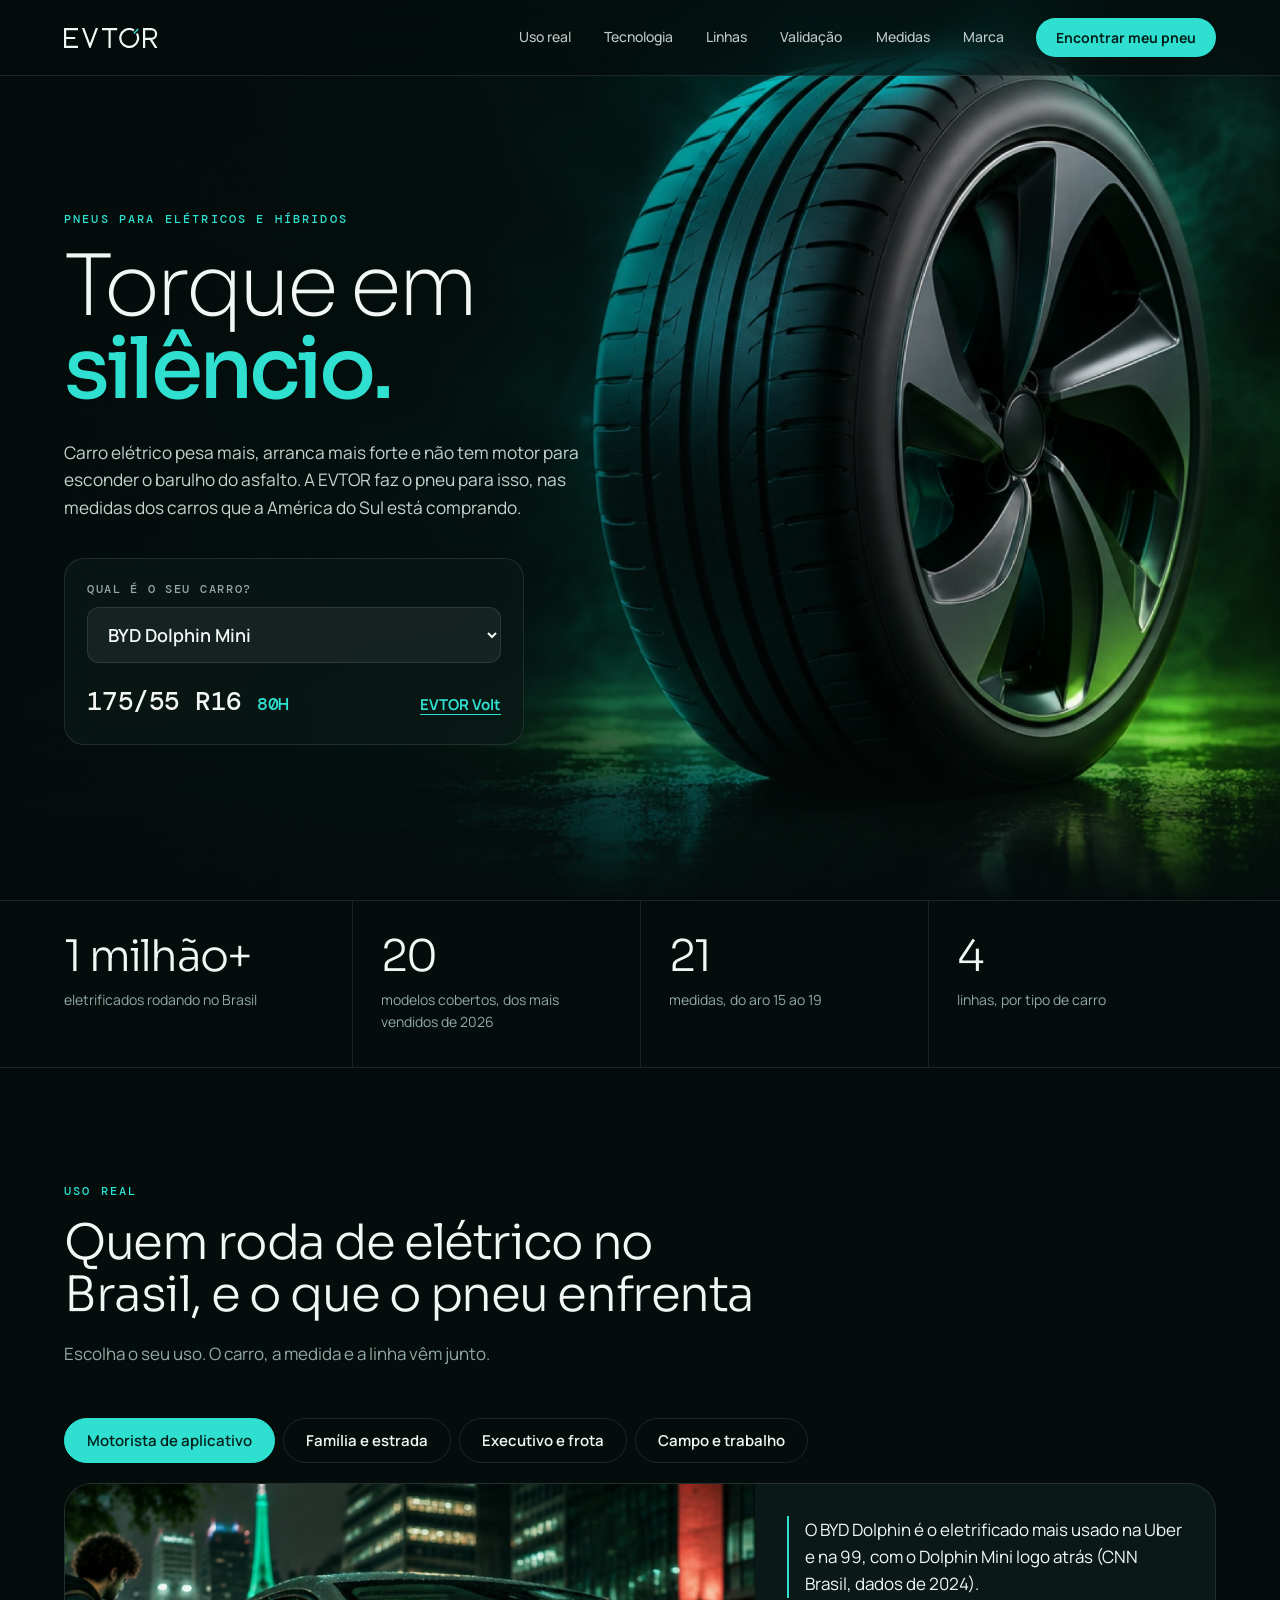
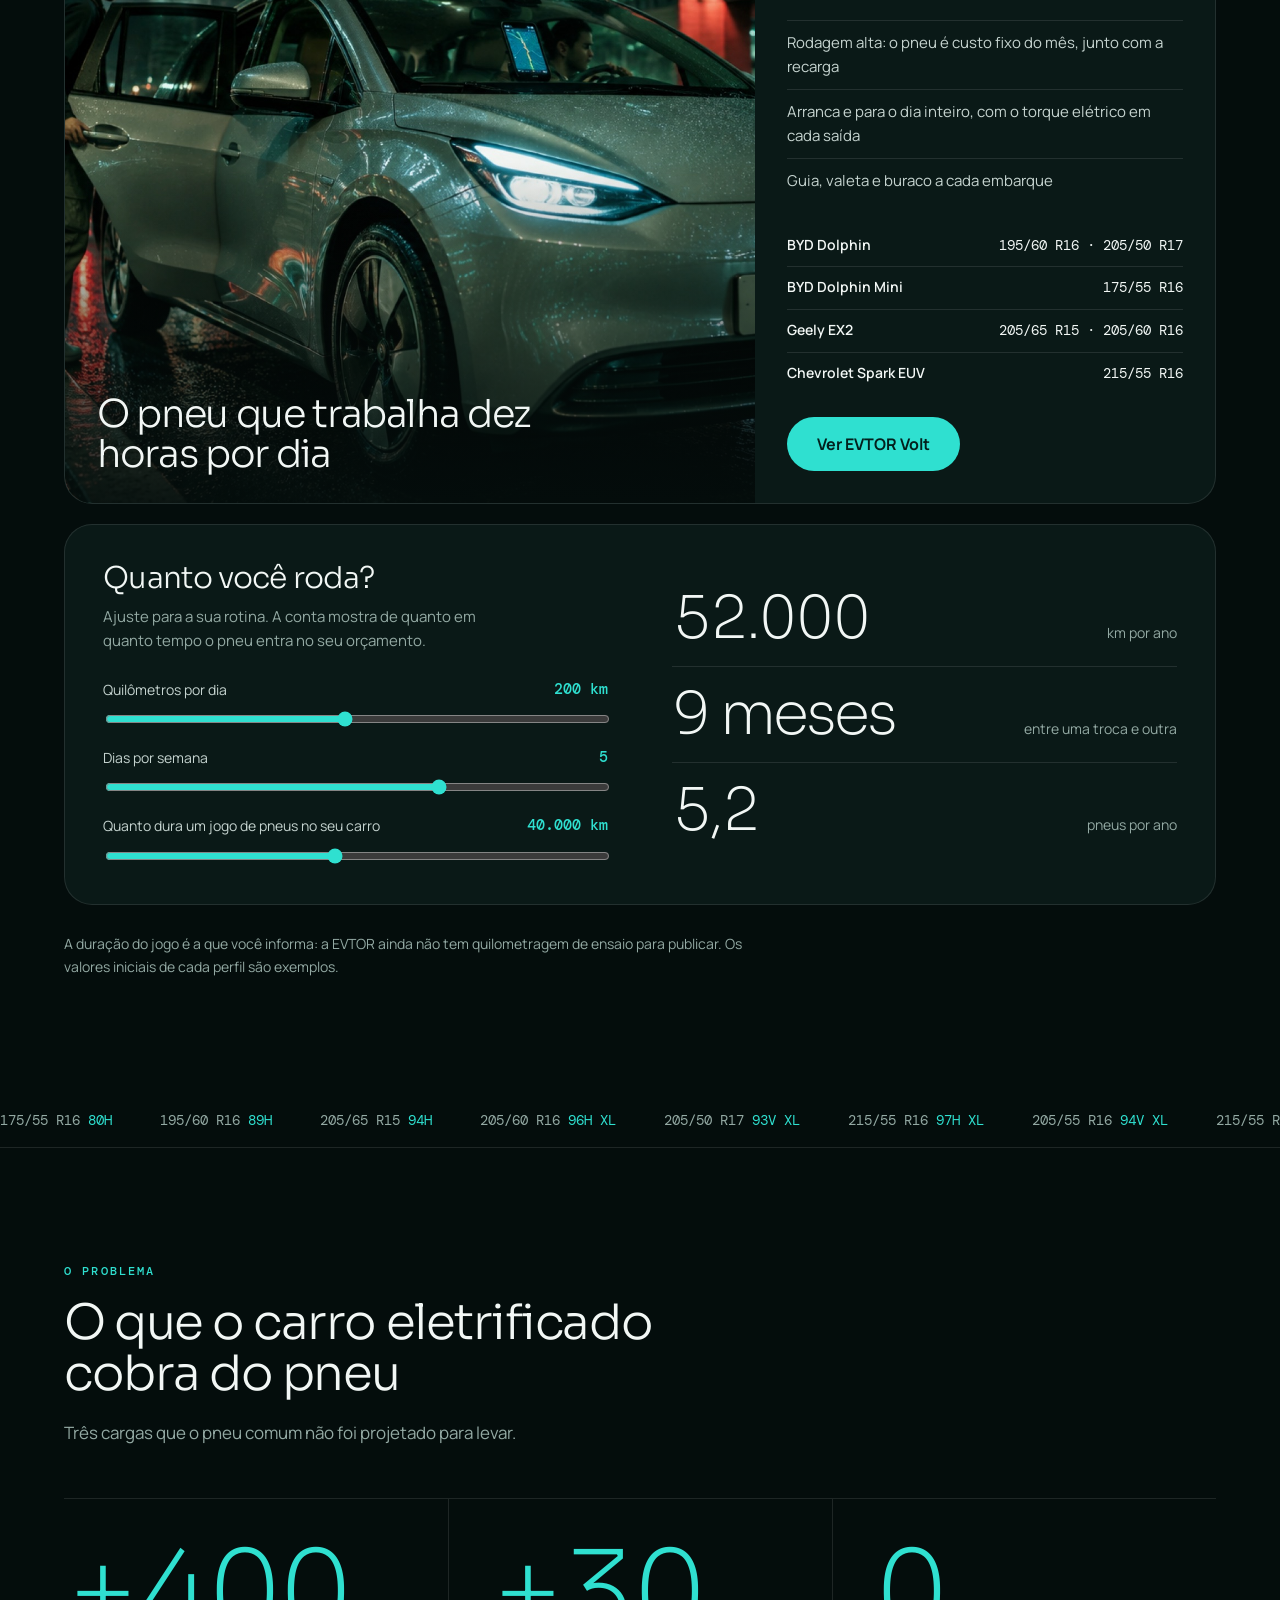
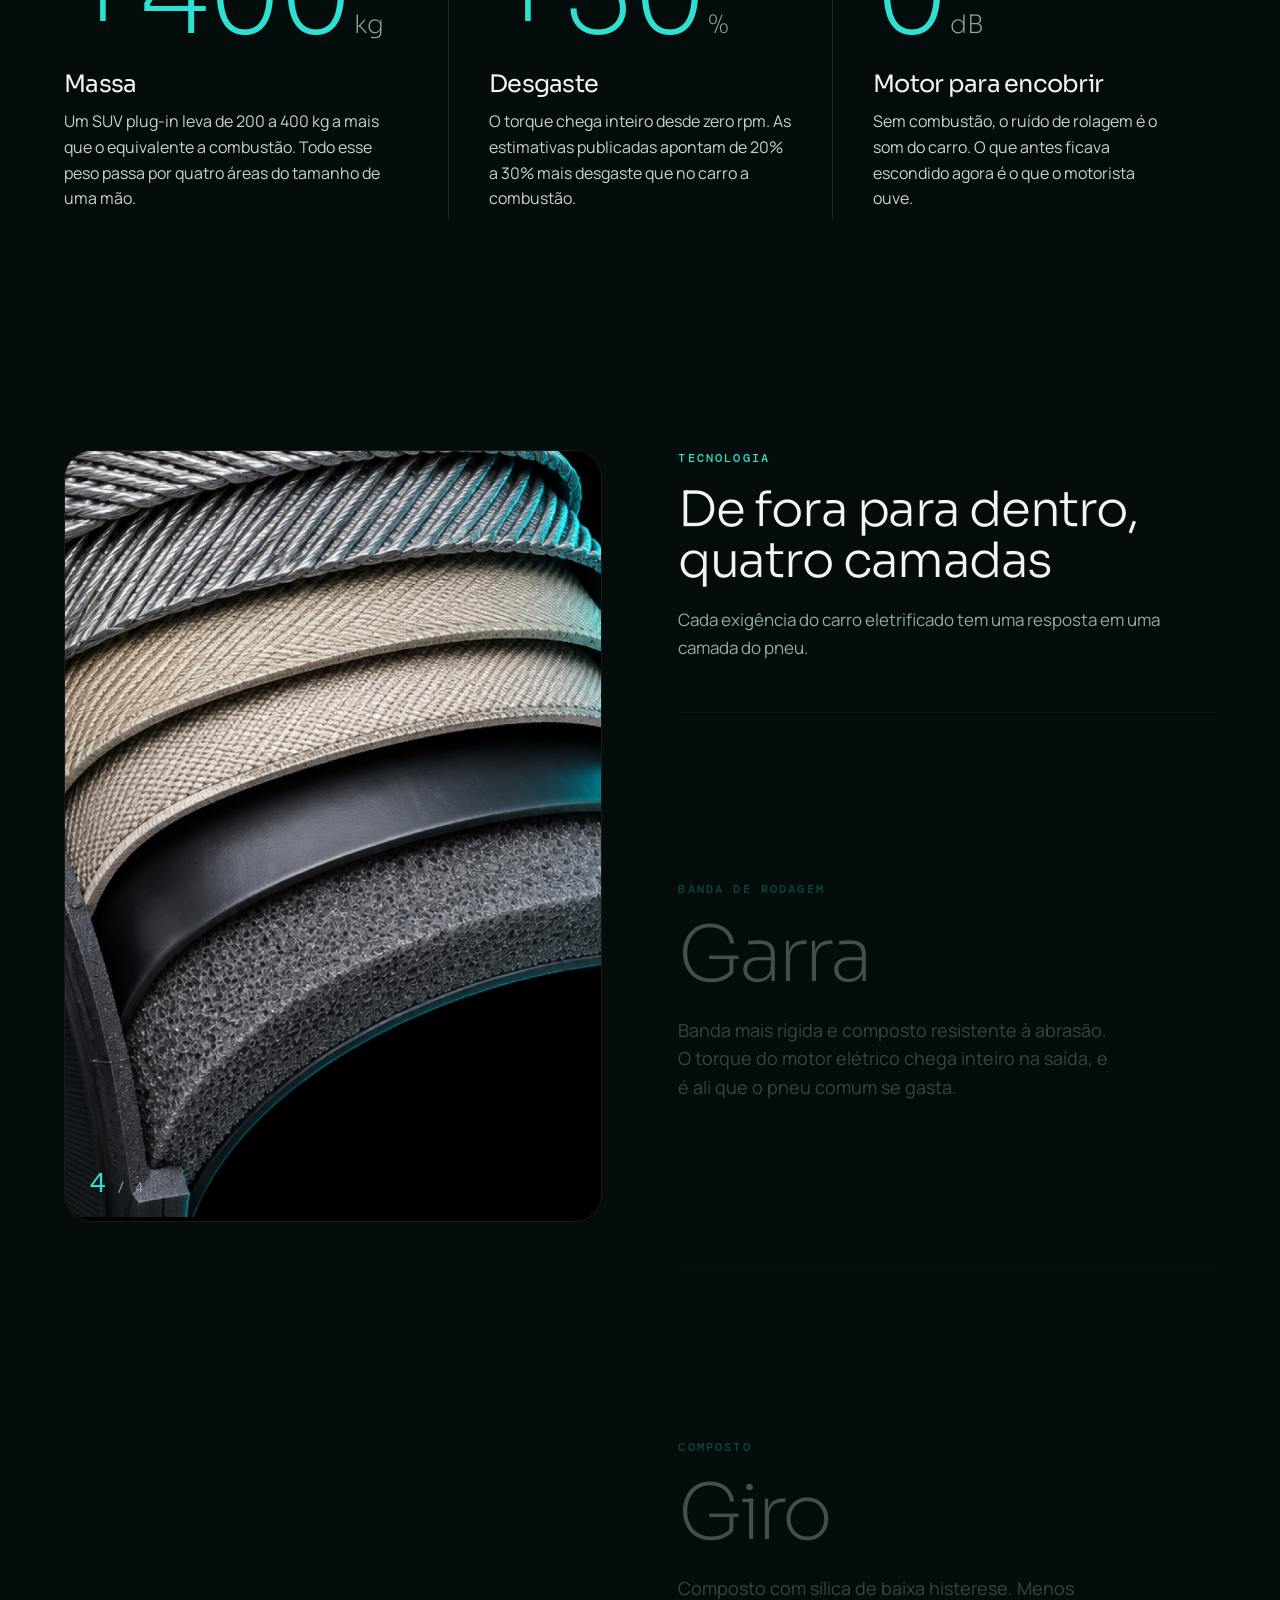
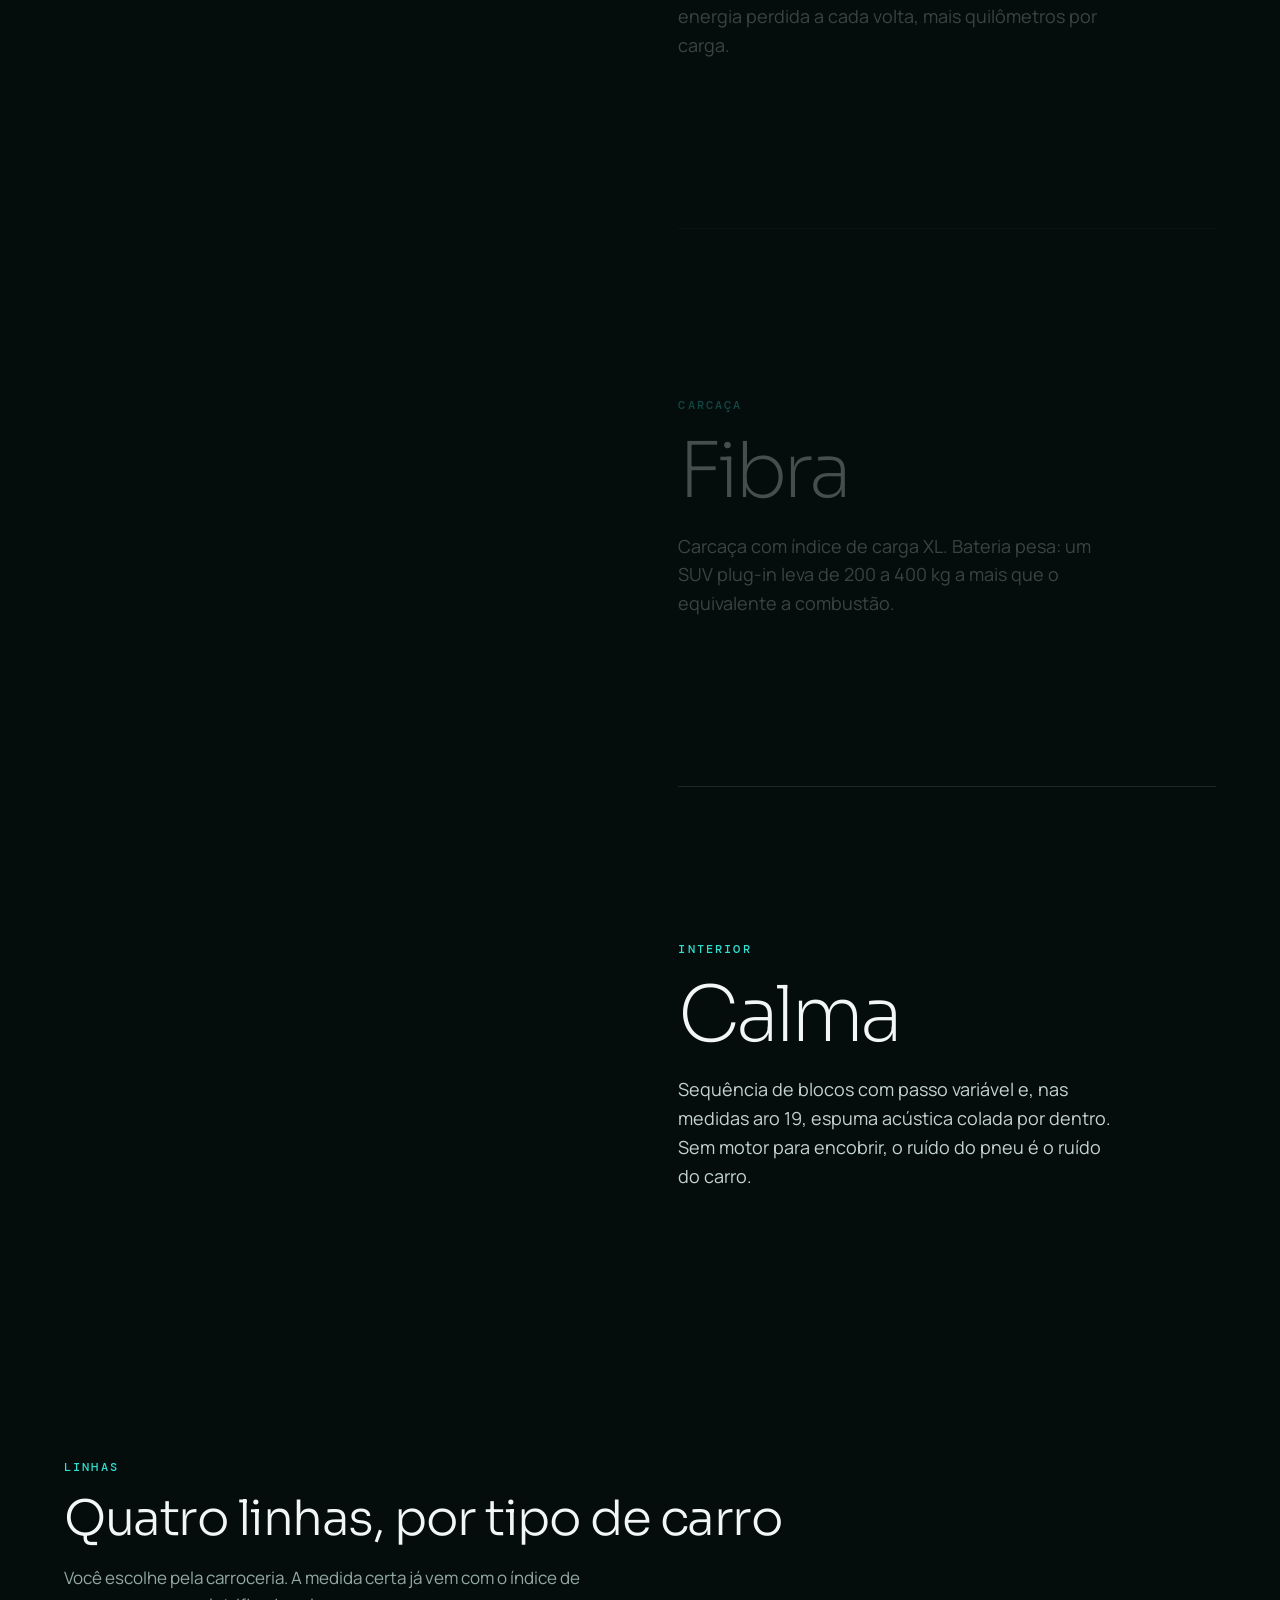
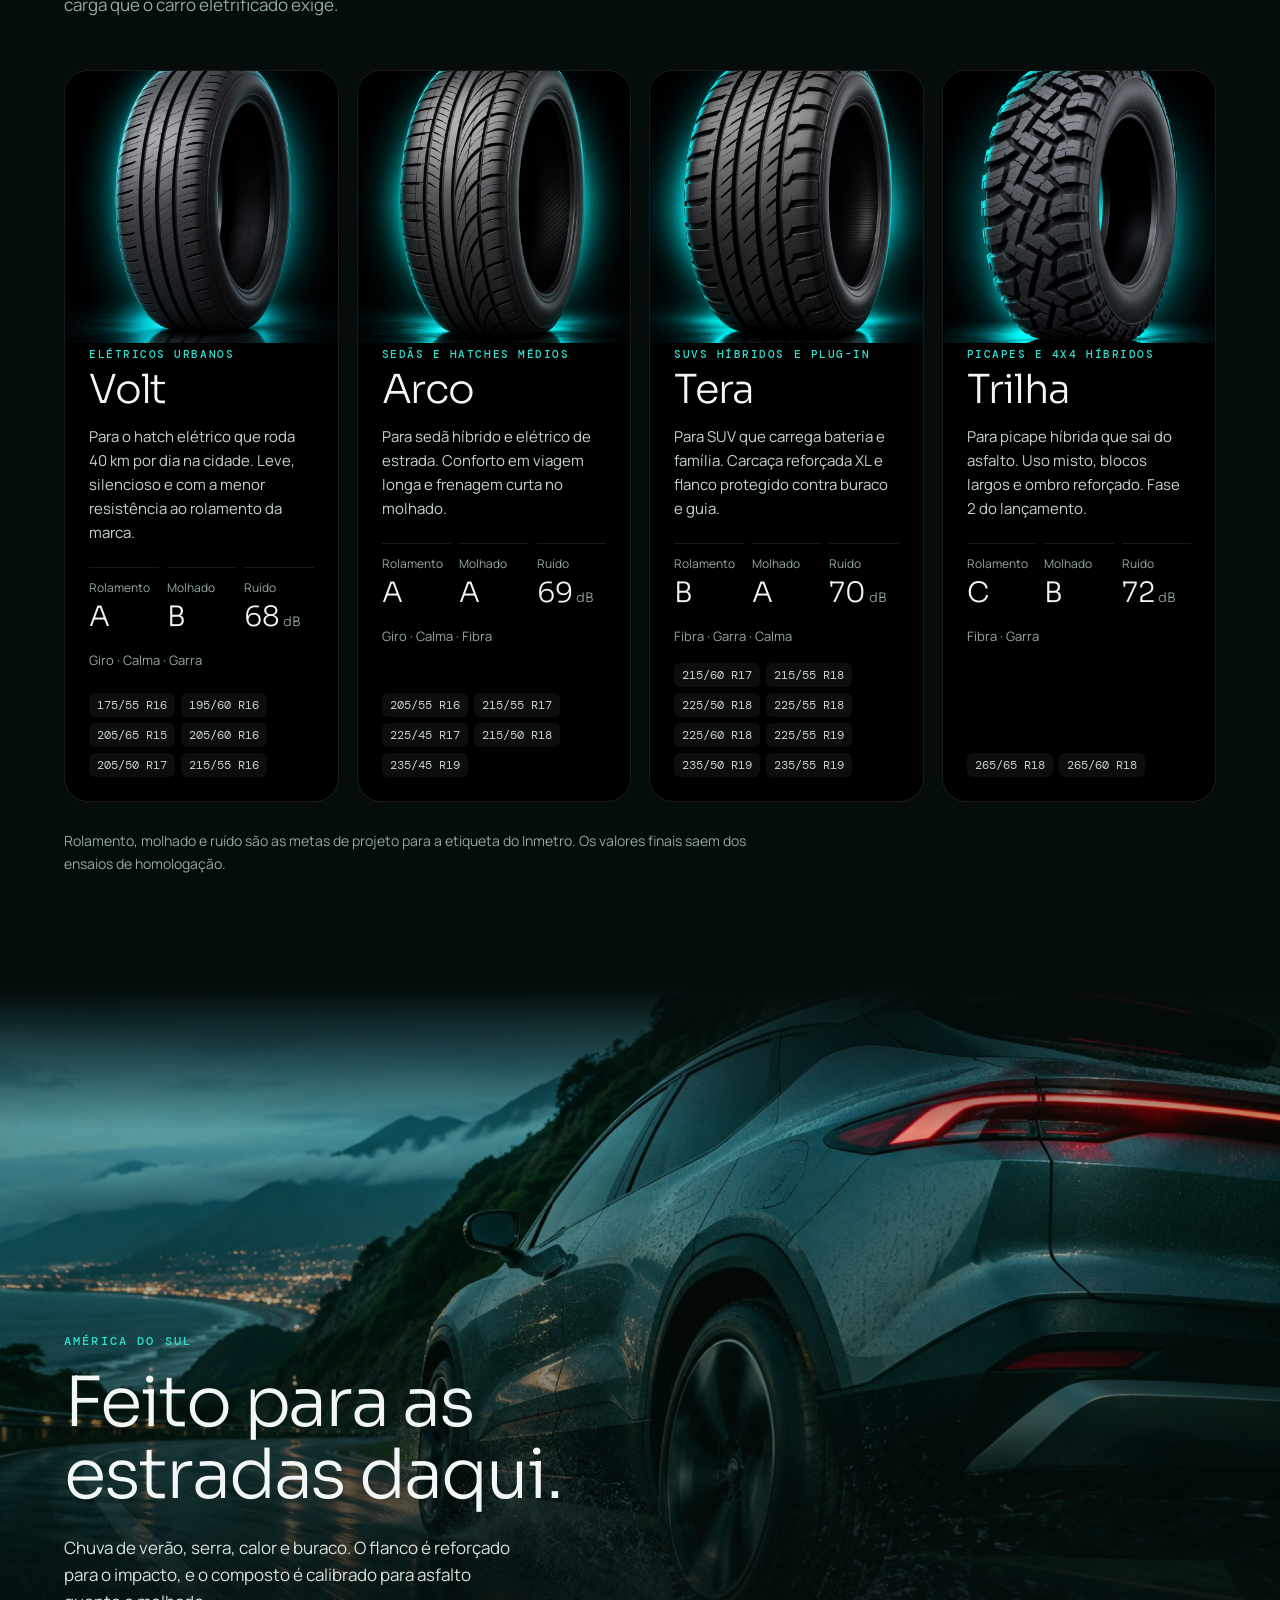
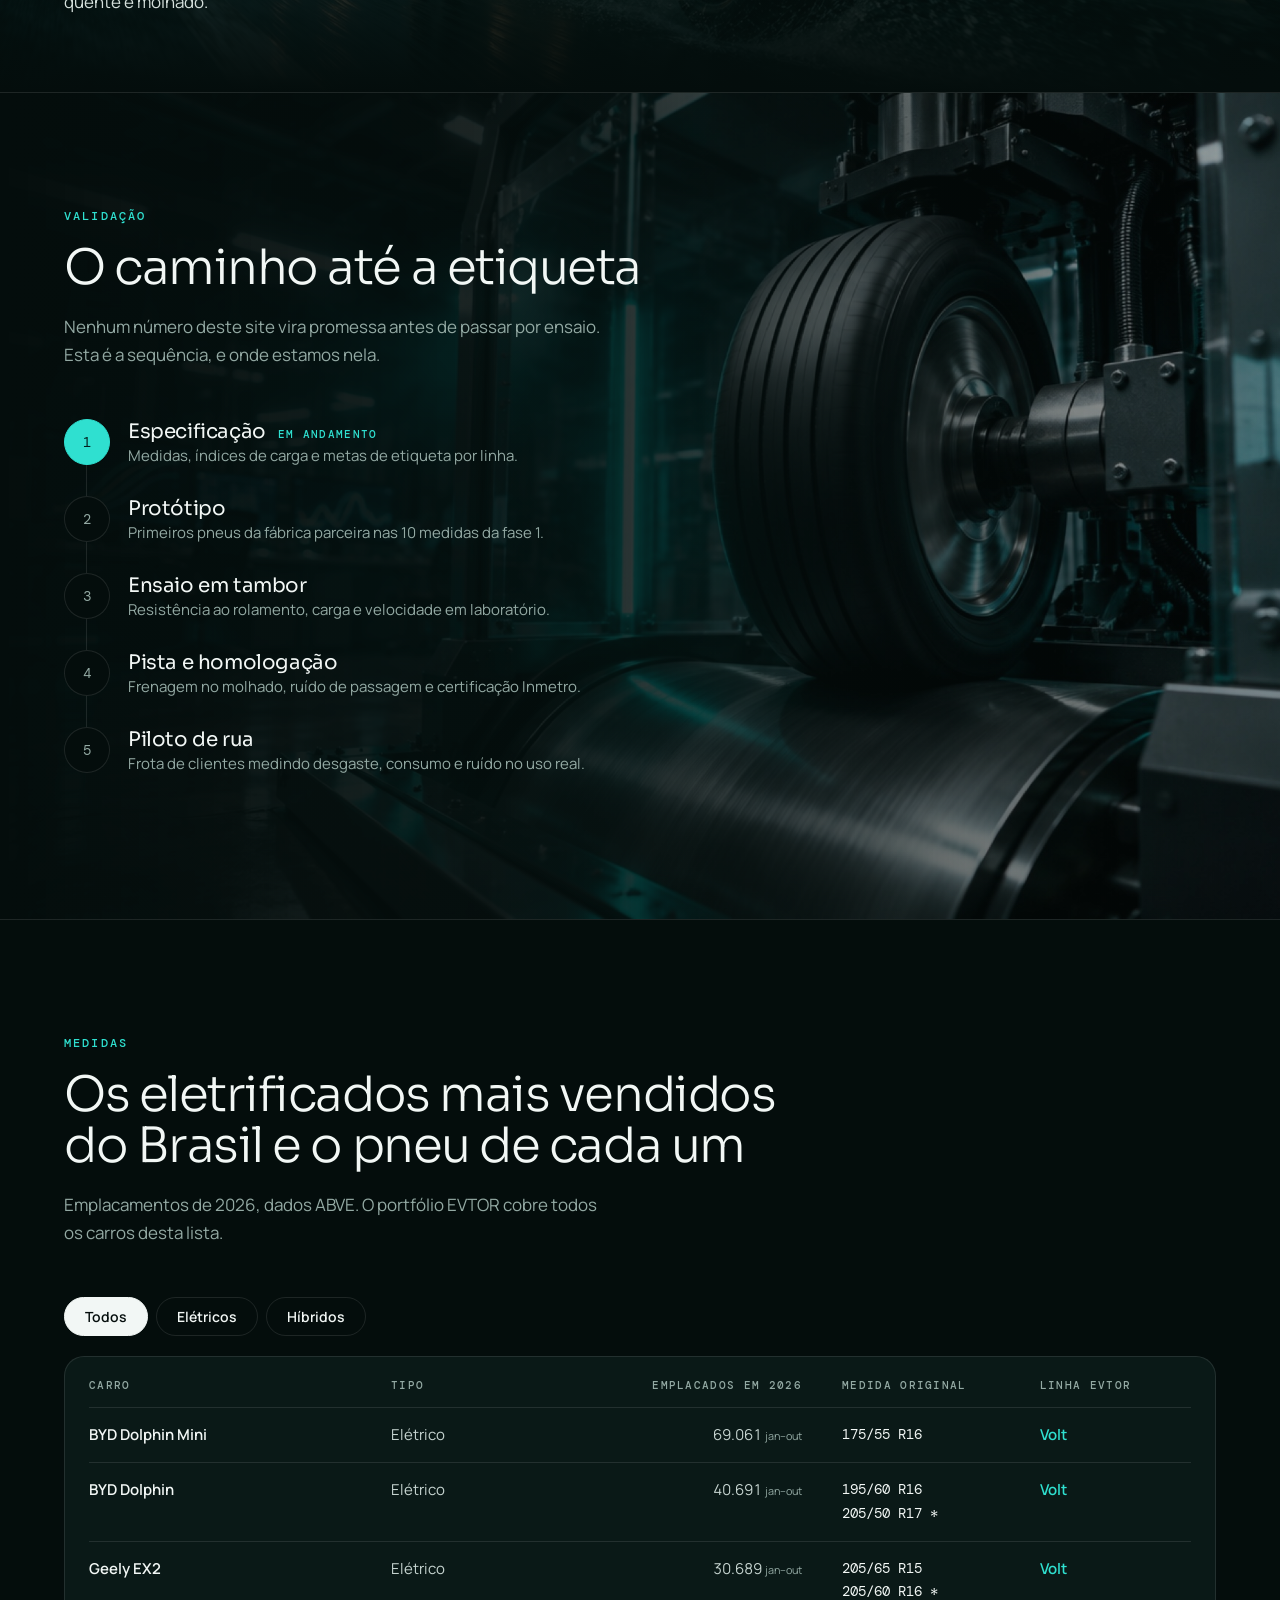
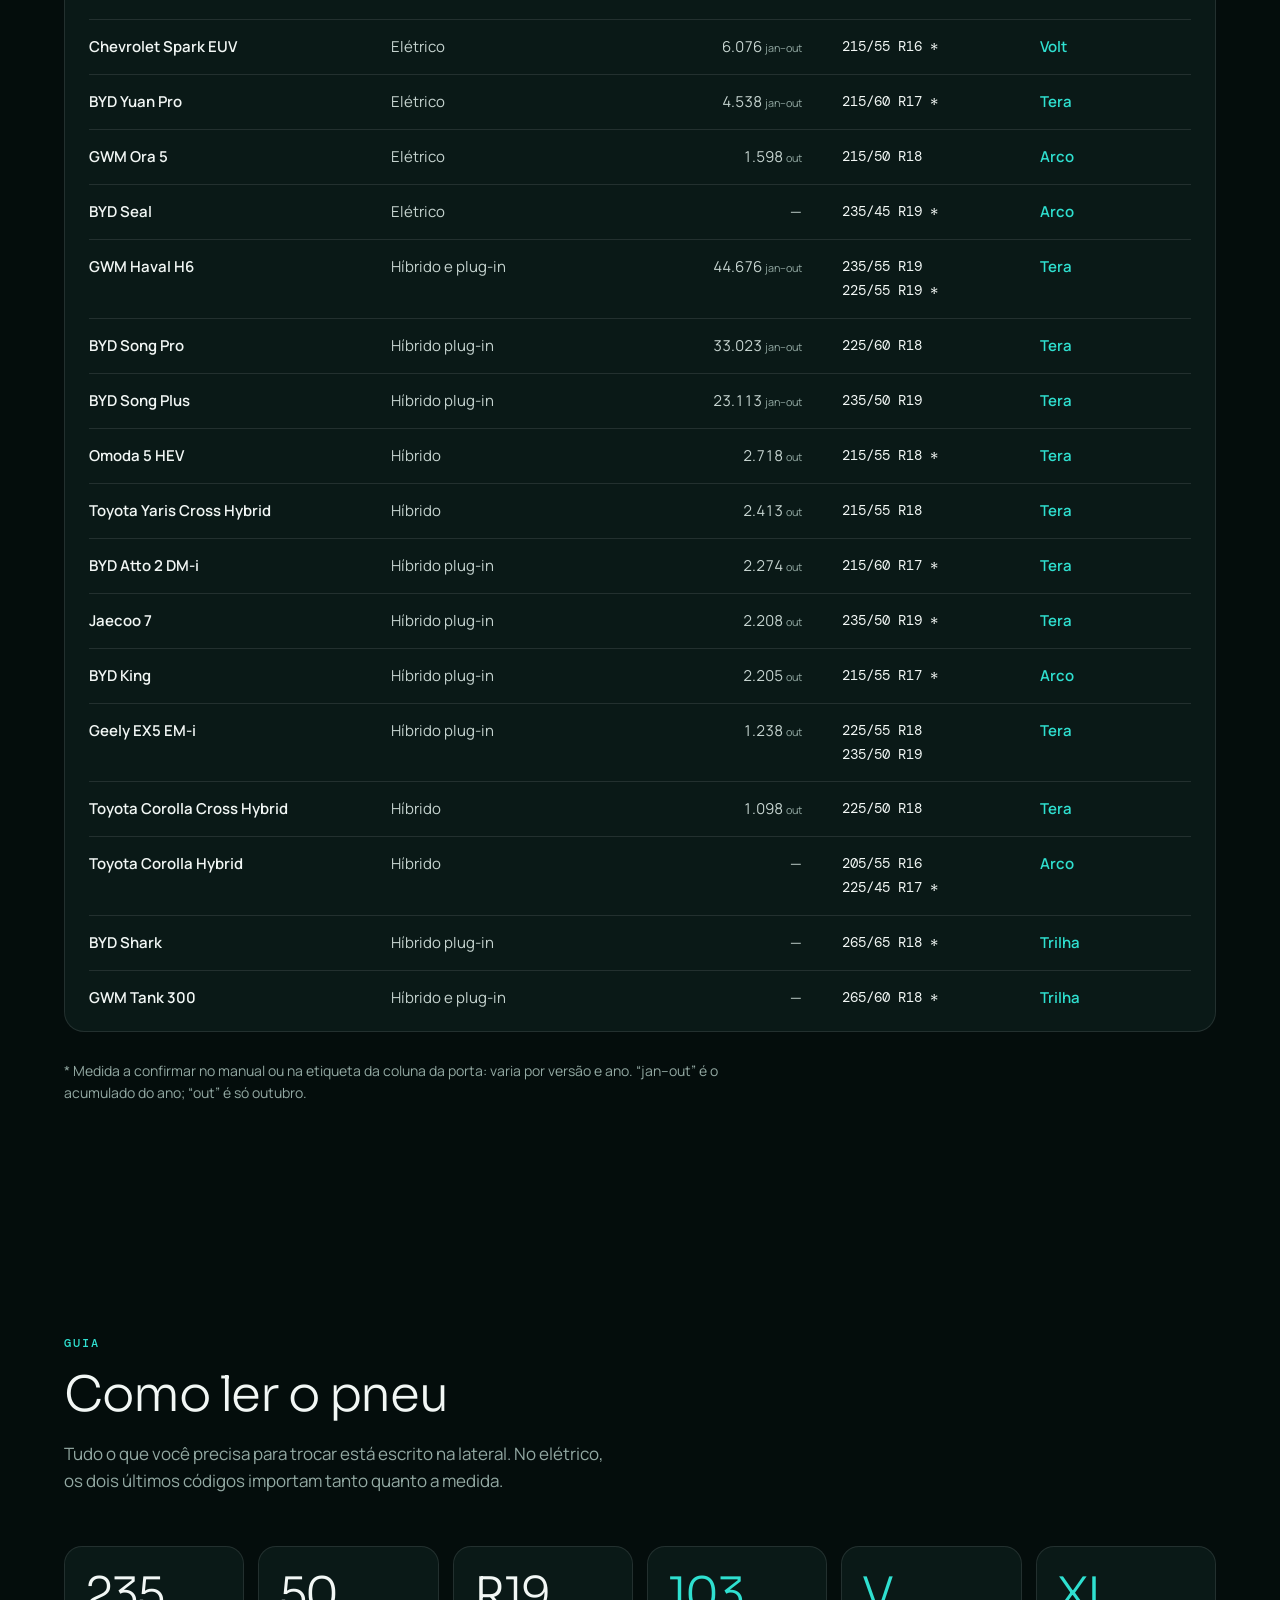
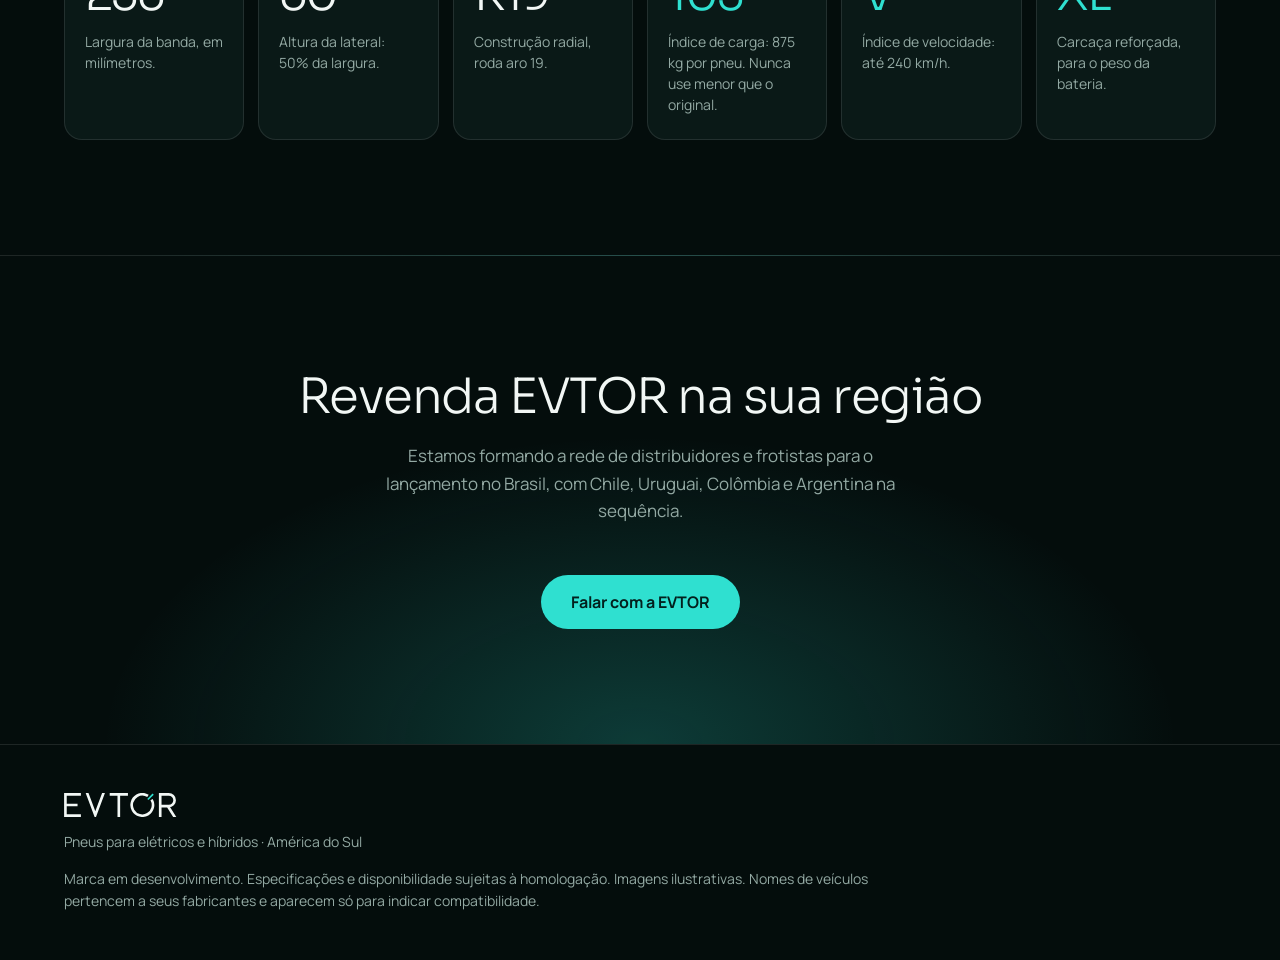
<file: catalogo.html>
<!doctype html>
<html lang="pt-BR">
<head>
<meta charset="utf-8">
<meta name="viewport" content="width=device-width, initial-scale=1">
<title>EVTOR — Pneus para elétricos e híbridos</title>
<meta name="description" content="EVTOR: pneus feitos para carros elétricos e híbridos da América do Sul. Encontre a medida do seu carro.">
<link rel="icon" href="logo/evtor-symbol.svg">
<link rel="preconnect" href="https://fonts.googleapis.com">
<link rel="preconnect" href="https://fonts.gstatic.com" crossorigin>
<link href="https://fonts.googleapis.com/css2?family=DM+Mono:wght@400;500&family=Manrope:wght@400..700&family=Sora:wght@200..600&display=swap" rel="stylesheet">
<link rel="stylesheet" href="catalogo.css">
</head>
<body>
<a class="pular" href="#conteudo">Pular para o conteúdo</a>

<header class="topo">
  <a class="marca" href="index.html" aria-label="EVTOR, início"><img src="logo/evtor-wordmark-claro.svg" alt="" width="94" height="20"></a>
  <nav aria-label="Principal">
    <a href="#uso">Uso real</a>
    <a href="#tecnologia">Tecnologia</a>
    <a href="#linhas">Linhas</a>
    <a href="#validacao">Validação</a>
    <a href="#medidas">Medidas</a>
    <a href="marca.html">Marca</a>
  </nav>
  <a class="botao pequeno" href="#busca">Encontrar meu pneu</a>
</header>

<main id="conteudo">

<section class="hero">
  <video class="hero-video" autoplay muted loop playsinline poster="img/hero.jpg" aria-hidden="true"><source src="img/hero.mp4" type="video/mp4"></video>
  <div class="hero-texto">
    <p class="olho">Pneus para elétricos e híbridos</p>
    <h1>Torque em <em>silêncio.</em></h1>
    <p class="lide">Carro elétrico pesa mais, arranca mais forte e não tem motor para esconder o barulho do asfalto. A EVTOR faz o pneu para isso, nas medidas dos carros que a América do Sul está comprando.</p>

    <div class="busca" id="busca">
      <label for="carro">Qual é o seu carro?</label>
      <select id="carro"></select>
      <div id="resultado" class="resultado" aria-live="polite"></div>
    </div>
  </div>
</section>

<section class="faixa" aria-label="EVTOR em números">
  <dl>
    <div><dt>1 milhão+</dt><dd>eletrificados rodando no Brasil</dd></div>
    <div><dt>20</dt><dd>modelos cobertos, dos mais vendidos de 2026</dd></div>
    <div><dt>21</dt><dd>medidas, do aro 15 ao 19</dd></div>
    <div><dt>4</dt><dd>linhas, por tipo de carro</dd></div>
  </dl>
</section>

<section class="bloco" id="uso">
  <p class="olho">Uso real</p>
  <h2>Quem roda de elétrico no Brasil, e o que o pneu enfrenta</h2>
  <p class="sub">Escolha o seu uso. O carro, a medida e a linha vêm junto.</p>
  <div class="usos">
    <div class="usos-abas" role="tablist" aria-label="Perfil de uso" id="usoAbas"></div>
    <div class="uso" role="tabpanel" id="usoPainel" aria-live="polite"></div>
  </div>

  <div class="rodagem">
    <div>
      <h3>Quanto você roda?</h3>
      <p>Ajuste para a sua rotina. A conta mostra de quanto em quanto tempo o pneu entra no seu orçamento.</p>
      <label>Quilômetros por dia <output id="oKm"></output><input type="range" id="rKm" min="20" max="400" step="10"></label>
      <label>Dias por semana <output id="oDias"></output><input type="range" id="rDias" min="1" max="7" step="1"></label>
      <label>Quanto dura um jogo de pneus no seu carro <output id="oVida"></output><input type="range" id="rVida" min="15000" max="70000" step="5000" value="40000"></label>
    </div>
    <dl>
      <div><dt id="sAno"></dt><dd>km por ano</dd></div>
      <div><dt id="sMeses"></dt><dd>entre uma troca e outra</dd></div>
      <div><dt id="sPneus"></dt><dd>pneus por ano</dd></div>
    </dl>
  </div>
  <p class="nota">A duração do jogo é a que você informa: a EVTOR ainda não tem quilometragem de ensaio para publicar. Os valores iniciais de cada perfil são exemplos.</p>
</section>

<div class="esteira" aria-hidden="true"><div id="esteira"></div></div>

<section class="bloco" id="conta">
  <p class="olho">O problema</p>
  <h2>O que o carro eletrificado cobra do pneu</h2>
  <p class="sub">Três cargas que o pneu comum não foi projetado para levar.</p>
  <div class="conta">
    <article><p class="grande">+<span data-conta="400">400</span><small> kg</small></p><h3>Massa</h3><p>Um SUV plug-in leva de 200 a 400 kg a mais que o equivalente a combustão. Todo esse peso passa por quatro áreas do tamanho de uma mão.</p></article>
    <article><p class="grande">+<span data-conta="30">30</span><small> %</small></p><h3>Desgaste</h3><p>O torque chega inteiro desde zero rpm. As estimativas publicadas apontam de 20% a 30% mais desgaste que no carro a combustão.</p></article>
    <article><p class="grande"><span data-conta="0">0</span><small> dB</small></p><h3>Motor para encobrir</h3><p>Sem combustão, o ruído de rolagem é o som do carro. O que antes ficava escondido agora é o que o motorista ouve.</p></article>
  </div>
</section>

<section class="anatomia" id="tecnologia">
  <div class="anatomia-foto">
    <img src="img/corte.jpg" alt="Pneu em corte, mostrando banda, cintas de aço, lonas da carcaça e espuma acústica interna" loading="lazy">
    <p class="anatomia-passo" aria-hidden="true"><span id="passo">1</span> / 4</p>
  </div>
  <div class="anatomia-texto">
    <p class="olho">Tecnologia</p>
    <h2>De fora para dentro, quatro camadas</h2>
    <p class="sub">Cada exigência do carro eletrificado tem uma resposta em uma camada do pneu.</p>
    <ol id="tecnologias" class="camadas"></ol>
  </div>
</section>

<section class="bloco" id="linhas">
  <p class="olho">Linhas</p>
  <h2>Quatro linhas, por tipo de carro</h2>
  <p class="sub">Você escolhe pela carroceria. A medida certa já vem com o índice de carga que o carro eletrificado exige.</p>
  <div id="cartoes" class="cartoes"></div>
  <p class="nota">Rolamento, molhado e ruído são as metas de projeto para a etiqueta do Inmetro. Os valores finais saem dos ensaios de homologação.</p>
</section>

<section class="estrada">
  <div>
    <p class="olho">América do Sul</p>
    <h2>Feito para as estradas daqui.</h2>
    <p>Chuva de verão, serra, calor e buraco. O flanco é reforçado para o impacto, e o composto é calibrado para asfalto quente e molhado.</p>
  </div>
</section>

<section class="bloco laboratorio" id="validacao">
  <div>
    <p class="olho">Validação</p>
    <h2>O caminho até a etiqueta</h2>
    <p class="sub">Nenhum número deste site vira promessa antes de passar por ensaio. Esta é a sequência, e onde estamos nela.</p>
    <ol class="caminho">
      <li class="feito"><b>Especificação</b><span>Medidas, índices de carga e metas de etiqueta por linha.</span></li>
      <li><b>Protótipo</b><span>Primeiros pneus da fábrica parceira nas 10 medidas da fase 1.</span></li>
      <li><b>Ensaio em tambor</b><span>Resistência ao rolamento, carga e velocidade em laboratório.</span></li>
      <li><b>Pista e homologação</b><span>Frenagem no molhado, ruído de passagem e certificação Inmetro.</span></li>
      <li><b>Piloto de rua</b><span>Frota de clientes medindo desgaste, consumo e ruído no uso real.</span></li>
    </ol>
  </div>
</section>

<section class="bloco" id="medidas">
  <p class="olho">Medidas</p>
  <h2>Os eletrificados mais vendidos do Brasil e o pneu de cada um</h2>
  <p class="sub">Emplacamentos de 2026, dados ABVE. O portfólio EVTOR cobre todos os carros desta lista.</p>
  <div class="filtros" role="group" aria-label="Filtrar por tipo">
    <button type="button" data-filtro="todos" aria-pressed="true">Todos</button>
    <button type="button" data-filtro="BEV" aria-pressed="false">Elétricos</button>
    <button type="button" data-filtro="hibrido" aria-pressed="false">Híbridos</button>
  </div>
  <div class="tabela-rolagem">
    <table>
      <thead><tr><th>Carro</th><th>Tipo</th><th class="num">Emplacados em 2026</th><th>Medida original</th><th>Linha EVTOR</th></tr></thead>
      <tbody id="tabela"></tbody>
    </table>
  </div>
  <p class="nota">* Medida a confirmar no manual ou na etiqueta da coluna da porta: varia por versão e ano. “jan–out” é o acumulado do ano; “out” é só outubro.</p>
</section>

<section class="bloco" id="flanco">
  <p class="olho">Guia</p>
  <h2>Como ler o pneu</h2>
  <p class="sub">Tudo o que você precisa para trocar está escrito na lateral. No elétrico, os dois últimos códigos importam tanto quanto a medida.</p>
  <ol class="codigo" aria-label="235/50 R19 103V XL">
    <li><b>235</b><span>Largura da banda, em milímetros.</span></li>
    <li><b>50</b><span>Altura da lateral: 50% da largura.</span></li>
    <li><b>R19</b><span>Construção radial, roda aro 19.</span></li>
    <li><b>103</b><span>Índice de carga: 875 kg por pneu. Nunca use menor que o original.</span></li>
    <li><b>V</b><span>Índice de velocidade: até 240 km/h.</span></li>
    <li><b>XL</b><span>Carcaça reforçada, para o peso da bateria.</span></li>
  </ol>
</section>

<section class="bloco chamada">
  <h2>Revenda EVTOR na sua região</h2>
  <p class="sub">Estamos formando a rede de distribuidores e frotistas para o lançamento no Brasil, com Chile, Uruguai, Colômbia e Argentina na sequência.</p>
  <a class="botao" href="mailto:contato@evtor.com.br?subject=Quero%20revender%20EVTOR">Falar com a EVTOR</a>
</section>

</main>

<footer class="rodape">
  <img src="logo/evtor-wordmark-claro.svg" alt="EVTOR" width="113" height="24">
  <p>Pneus para elétricos e híbridos · América do Sul</p>
  <p>Marca em desenvolvimento. Especificações e disponibilidade sujeitas à homologação. Imagens ilustrativas. Nomes de veículos pertencem a seus fabricantes e aparecem só para indicar compatibilidade.</p>
</footer>

<script src="data/evtor.js"></script>
<script src="catalogo.js"></script>
</body>
</html>
</file>
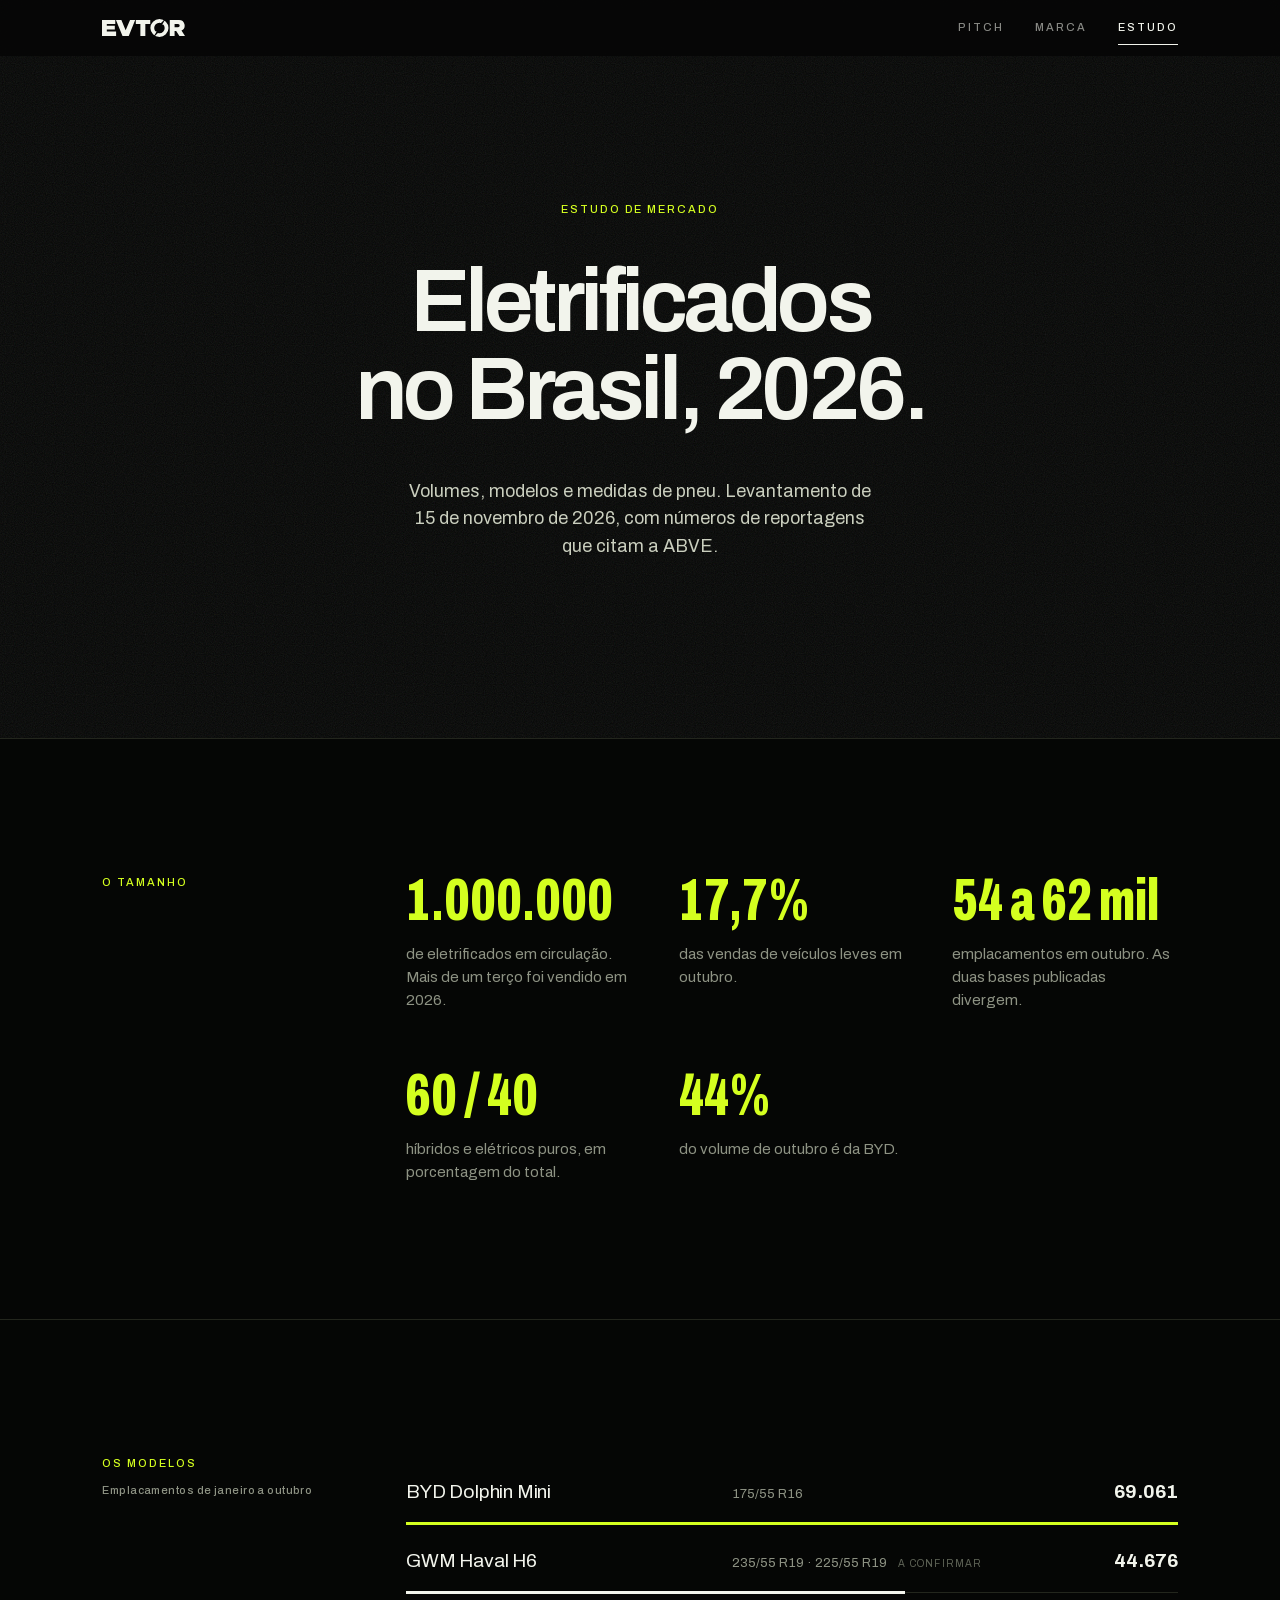
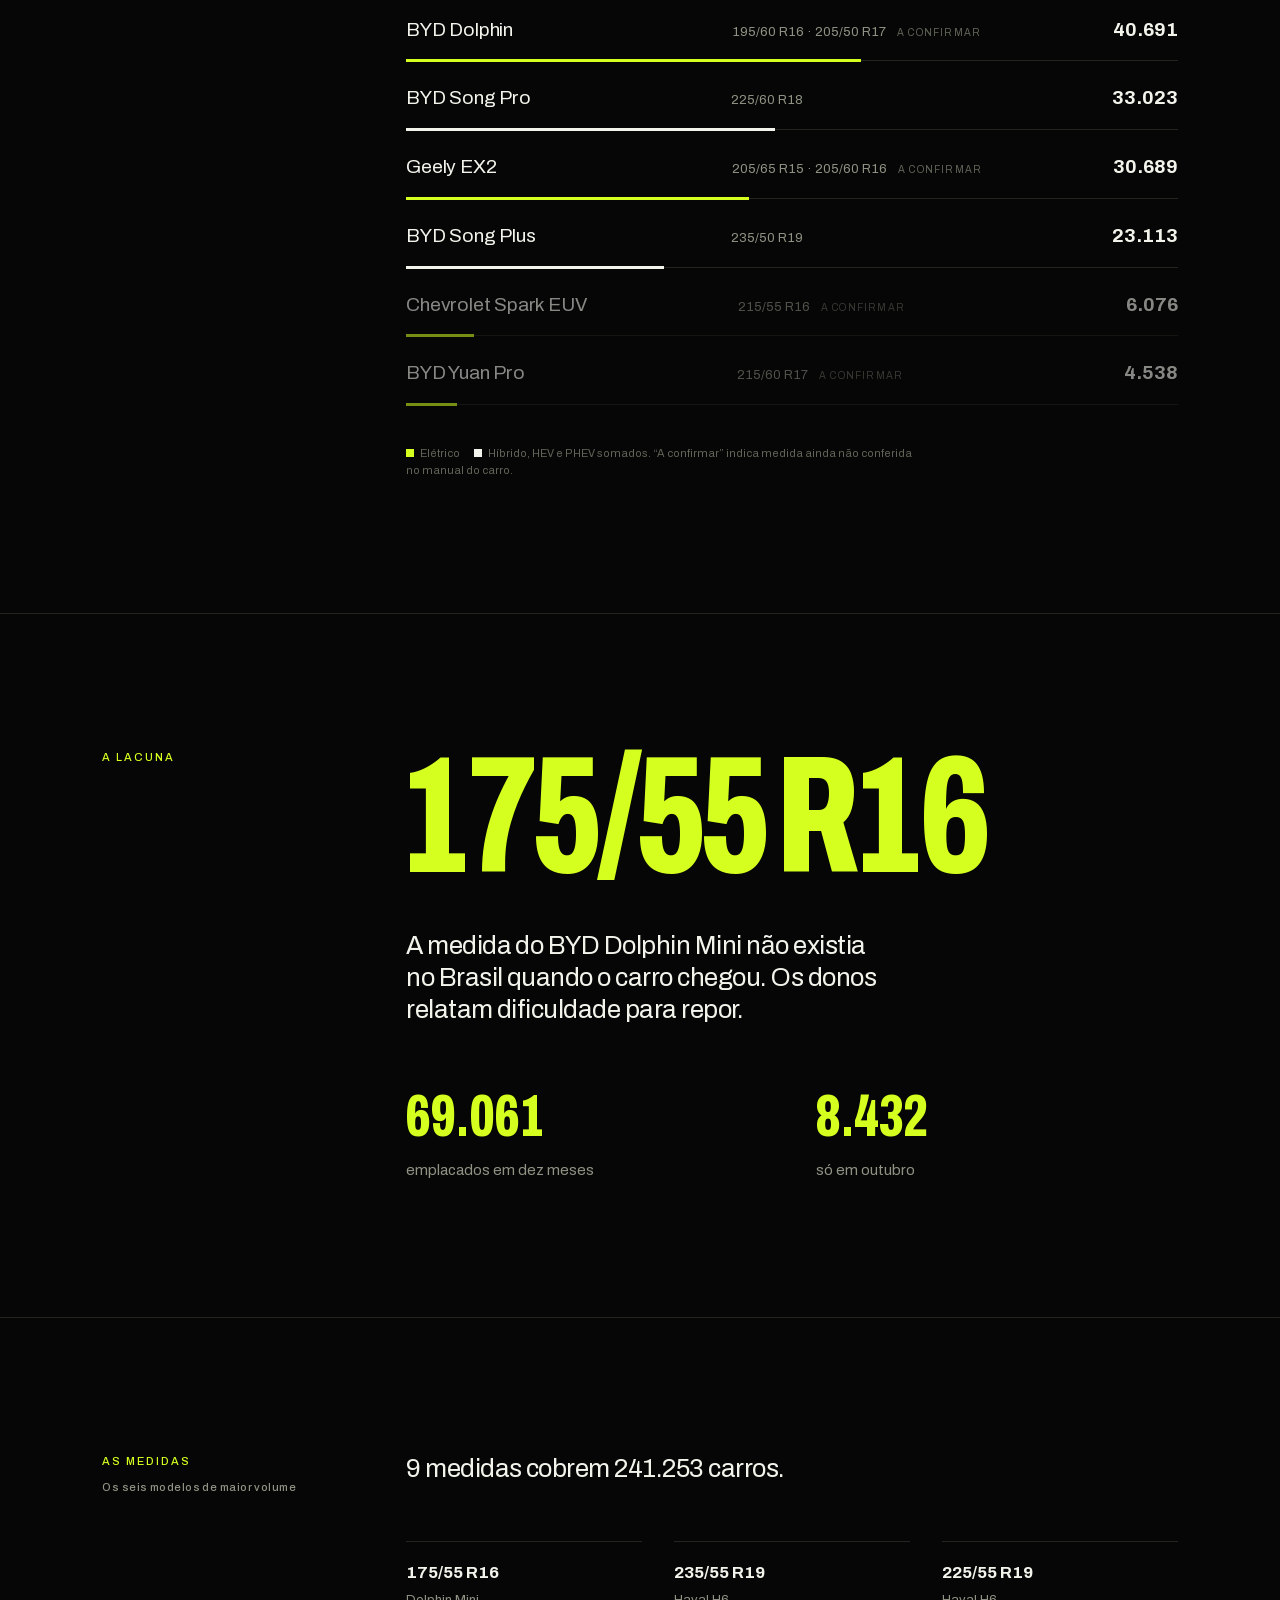
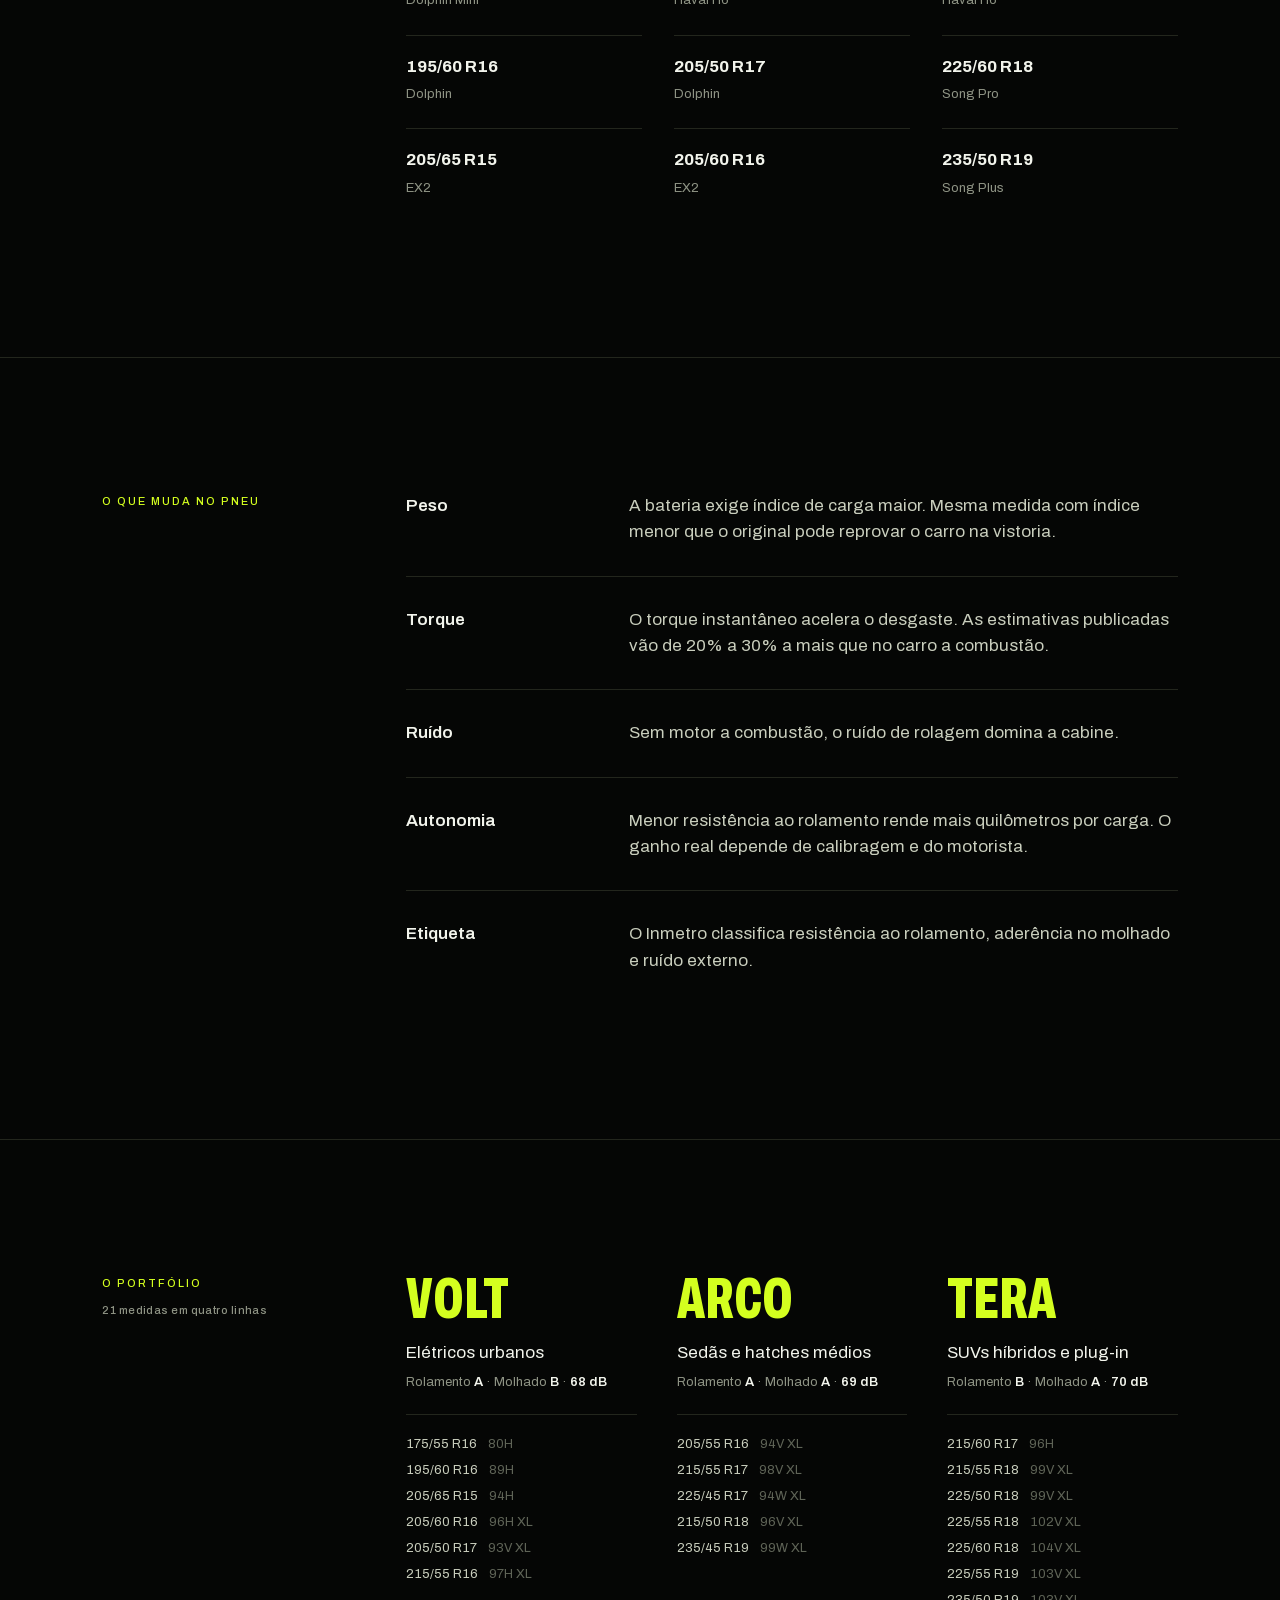
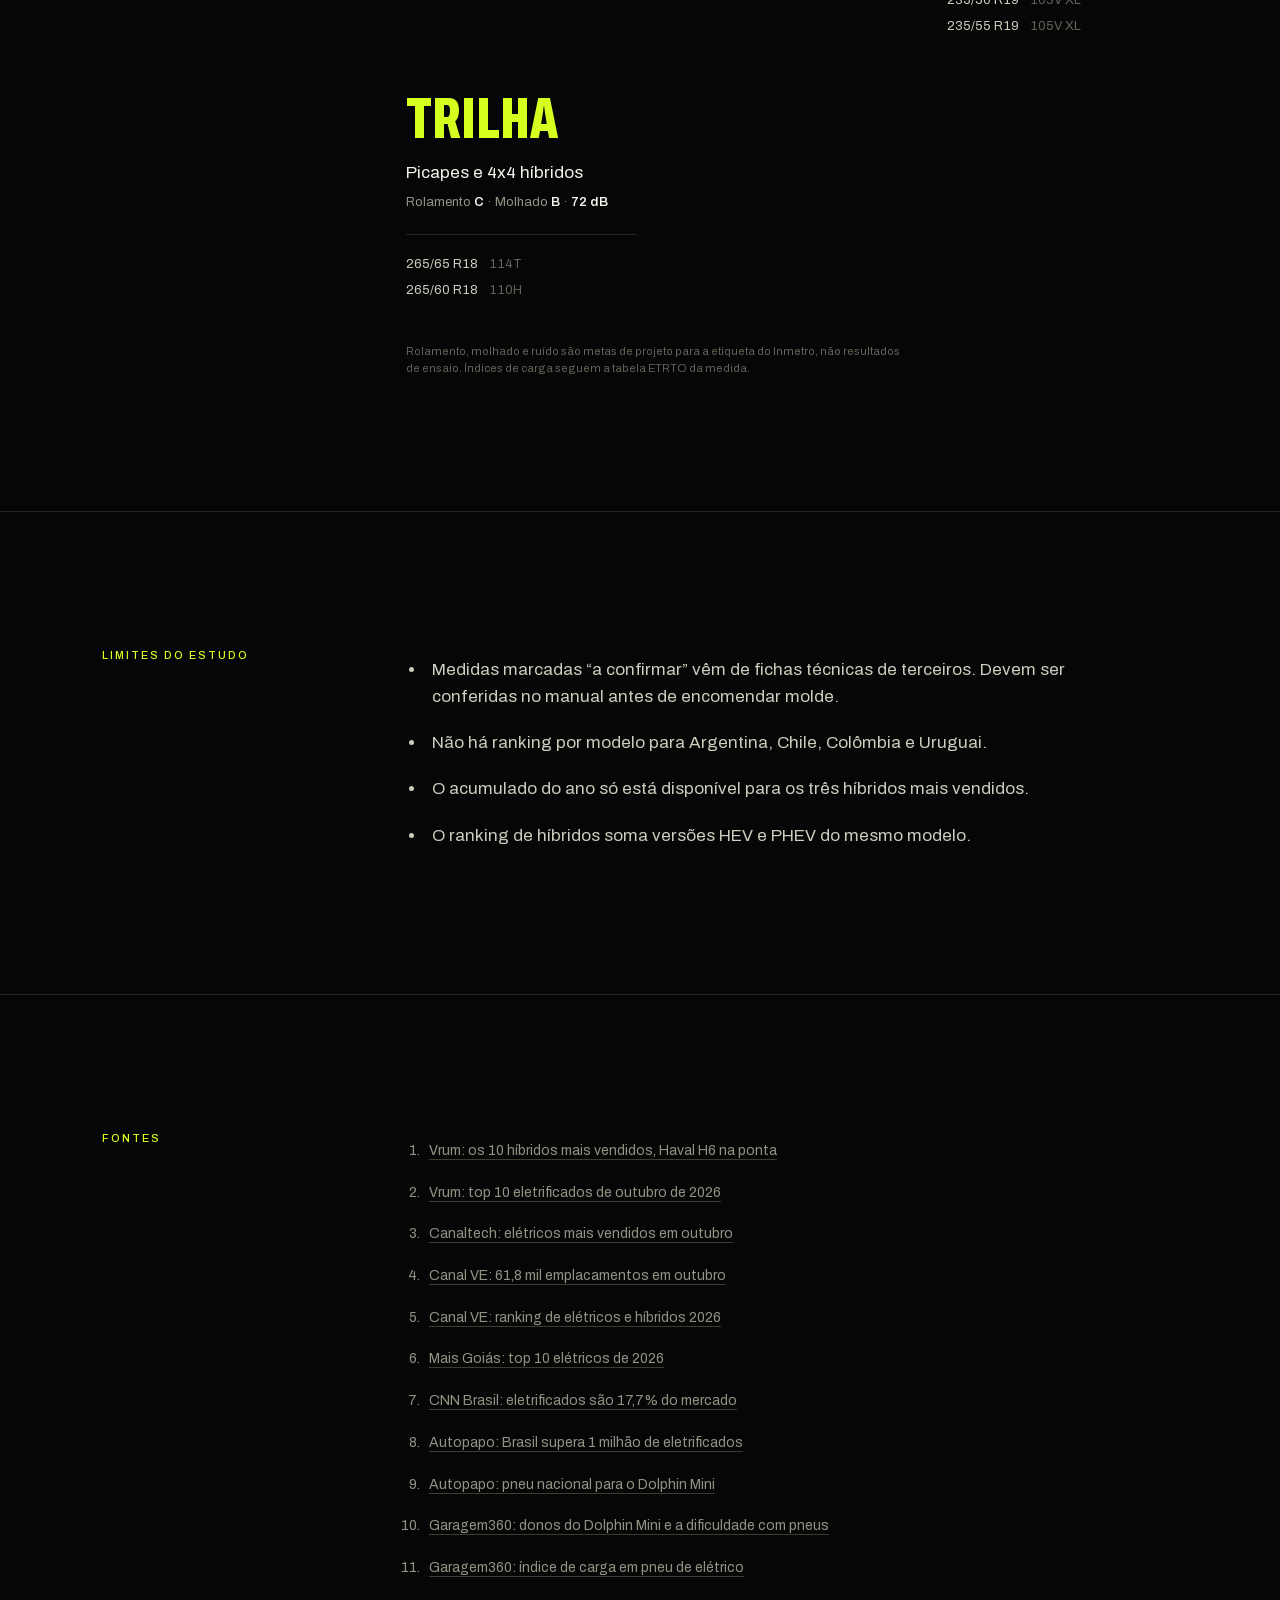
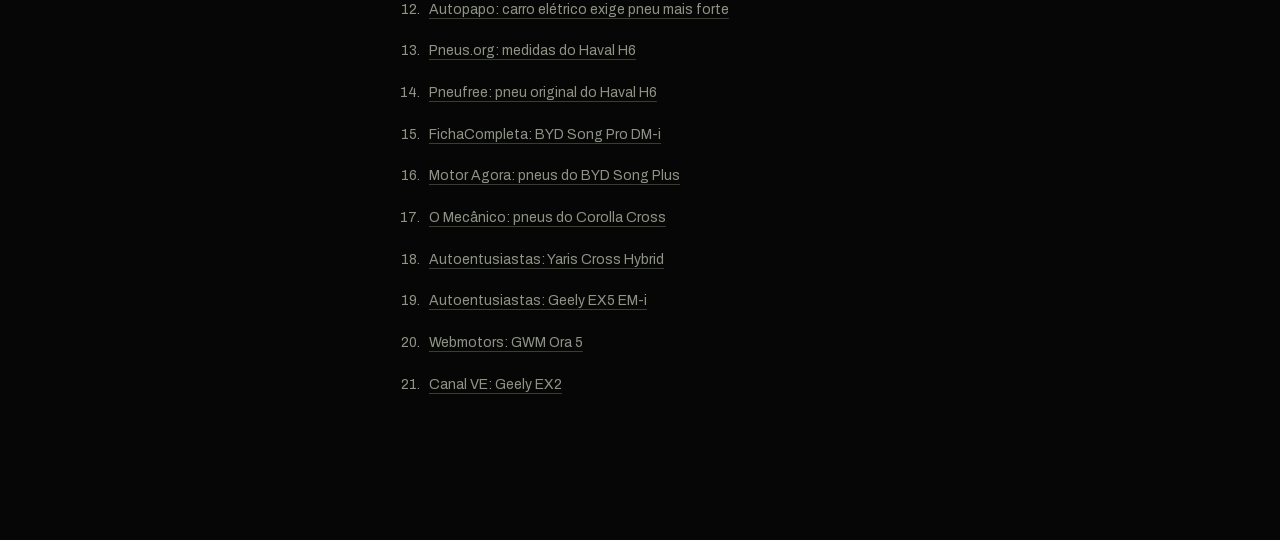
<file: estudo.html>
<!doctype html>
<html lang="pt-BR">
<head>
<meta charset="utf-8">
<meta name="viewport" content="width=device-width, initial-scale=1">
<title>EVTOR — Estudo de mercado</title>
<meta name="description" content="Eletrificados no Brasil em 2026: volumes, modelos e medidas de pneu, com fontes.">
<link rel="icon" href="logo/evtor-simbolo.svg">
<link rel="stylesheet" href="pitch.css?v=5">
</head>
<body class="p-doc">

<header class="topo">
  <a href="index.html" aria-label="EVTOR, início"><img src="logo/evtor-claro.svg" alt="" width="83" height="18"></a>
  <nav class="abas" aria-label="Camadas da apresentação">
    <a href="index.html">Pitch</a><a href="marca.html">Marca</a><a href="estudo.html" aria-current="page">Estudo</a>
  </nav>
  <div class="barra" aria-hidden="true"><i id="avanco"></i></div>
</header>

<main>

<section class="tela centro capa-doc">
  <p class="sobre">Estudo de mercado</p>
  <h1 class="enorme">Eletrificados no Brasil, 2026.</h1>
  <p class="frase">Volumes, modelos e medidas de pneu. Levantamento de 15 de novembro de 2026, com números de reportagens que citam a ABVE.</p>
</section>

<section class="secao">
  <h2 class="rotulo-secao">O tamanho</h2>
  <dl class="fatos">
    <div><dt>1.000.000</dt><dd>de eletrificados em circulação. Mais de um terço foi vendido em 2026.</dd></div>
    <div><dt>17,7%</dt><dd>das vendas de veículos leves em outubro.</dd></div>
    <div><dt>54 a 62 mil</dt><dd>emplacamentos em outubro. As duas bases publicadas divergem.</dd></div>
    <div><dt>60 / 40</dt><dd>híbridos e elétricos puros, em porcentagem do total.</dd></div>
    <div><dt>44%</dt><dd>do volume de outubro é da BYD.</dd></div>
  </dl>
</section>

<section class="secao">
  <h2 class="rotulo-secao">Os modelos<small>Emplacamentos de janeiro a outubro</small></h2>
  <div>
    <div class="ranking" id="barras" role="list"></div>
    <p class="fonte"><span class="c-bev"></span>Elétrico <span class="c-hib"></span>Híbrido, HEV e PHEV somados. “A confirmar” indica medida ainda não conferida no manual do carro.</p>
  </div>
</section>

<section class="secao">
  <h2 class="rotulo-secao">A lacuna</h2>
  <div>
    <p class="numero" style="--t:13vw">175/55 R16</p>
    <p class="dito">A medida do BYD Dolphin Mini não existia no Brasil quando o carro chegou. Os donos relatam dificuldade para repor.</p>
    <dl class="fatos">
      <div><dt id="miniVol">69.061</dt><dd>emplacados em dez meses</dd></div>
      <div><dt id="miniOut">8.432</dt><dd>só em outubro</dd></div>
    </dl>
  </div>
</section>

<section class="secao">
  <h2 class="rotulo-secao">As medidas<small>Os seis modelos de maior volume</small></h2>
  <div>
    <p class="dito"><span id="nMedidas">9</span> medidas cobrem <span class="soma">241.253</span> carros.</p>
    <div class="medidas" id="medidas"></div>
  </div>
</section>

<section class="secao">
  <h2 class="rotulo-secao">O que muda no pneu</h2>
  <dl class="ficha">
    <div><dt>Peso</dt><dd>A bateria exige índice de carga maior. Mesma medida com índice menor que o original pode reprovar o carro na vistoria.</dd></div>
    <div><dt>Torque</dt><dd>O torque instantâneo acelera o desgaste. As estimativas publicadas vão de 20% a 30% a mais que no carro a combustão.</dd></div>
    <div><dt>Ruído</dt><dd>Sem motor a combustão, o ruído de rolagem domina a cabine.</dd></div>
    <div><dt>Autonomia</dt><dd>Menor resistência ao rolamento rende mais quilômetros por carga. O ganho real depende de calibragem e do motorista.</dd></div>
    <div><dt>Etiqueta</dt><dd>O Inmetro classifica resistência ao rolamento, aderência no molhado e ruído externo.</dd></div>
  </dl>
</section>

<section class="secao">
  <h2 class="rotulo-secao">O portfólio<small><span id="gTotal">21</span> medidas em quatro linhas</small></h2>
  <div>
    <div id="linhasGrade"></div>
    <p class="fonte">Rolamento, molhado e ruído são metas de projeto para a etiqueta do Inmetro, não resultados de ensaio. Índices de carga seguem a tabela ETRTO da medida.</p>
  </div>
</section>

<section class="secao">
  <h2 class="rotulo-secao">Limites do estudo</h2>
  <ul class="lista">
    <li>Medidas marcadas “a confirmar” vêm de fichas técnicas de terceiros. Devem ser conferidas no manual antes de encomendar molde.</li>
    <li>Não há ranking por modelo para Argentina, Chile, Colômbia e Uruguai.</li>
    <li>O acumulado do ano só está disponível para os três híbridos mais vendidos.</li>
    <li>O ranking de híbridos soma versões HEV e PHEV do mesmo modelo.</li>
  </ul>
</section>

<section class="secao">
  <h2 class="rotulo-secao">Fontes</h2>
  <ol class="lista fontes">
      <li><a href="https://www.vrum.com.br/mercado/2026/11/7538038-os-10-carros-hibridos-mais-vendidos-do-brasil-haval-h6-dispara-na-ponta.html" target="_blank" rel="noopener">Vrum: os 10 híbridos mais vendidos, Haval H6 na ponta</a></li>
      <li><a href="https://www.vrum.com.br/mercado/2026/11/7536613-top-10-os-carros-eletrificados-mais-vendidos-em-outubro-de-2026.html" target="_blank" rel="noopener">Vrum: top 10 eletrificados de outubro de 2026</a></li>
      <li><a href="https://canaltech.com.br/carros/eletricos-mais-vendidos-byd-domina-e-geely-ex2-sai-do-podio-em-outubro/" target="_blank" rel="noopener">Canaltech: elétricos mais vendidos em outubro</a></li>
      <li><a href="https://canalve.com.br/eletrificados-618-mil-emplacamentos-outubro/" target="_blank" rel="noopener">Canal VE: 61,8 mil emplacamentos em outubro</a></li>
      <li><a href="https://canalve.com.br/carros-eletricos-hibridos-mais-vendidos-2026-veja-ranking/" target="_blank" rel="noopener">Canal VE: ranking de elétricos e híbridos 2026</a></li>
      <li><a href="https://www.maisgoias.com.br/brasil/economia/byd-domina-ranking-dos-carros-eletricos-mais-vendidos-do-brasil-em-2026-veja-top-10/" target="_blank" rel="noopener">Mais Goiás: top 10 elétricos de 2026</a></li>
      <li><a href="https://www.cnnbrasil.com.br/auto/carros-eletrificados-ja-representam-177-do-mercado-veja-os-mais-vendidos/" target="_blank" rel="noopener">CNN Brasil: eletrificados são 17,7% do mercado</a></li>
      <li><a href="https://autopapo.com.br/curta/brasil-supera-1-milhao-de-carros-eletrificados-mais-de-um-terco-foi-vendido-em-2026/" target="_blank" rel="noopener">Autopapo: Brasil supera 1 milhão de eletrificados</a></li>
      <li><a href="https://autopapo.com.br/curta/pneu-speedmax-byd-dolphin-mini" target="_blank" rel="noopener">Autopapo: pneu nacional para o Dolphin Mini</a></li>
      <li><a href="https://garagem360.com.br/?p=311728" target="_blank" rel="noopener">Garagem360: donos do Dolphin Mini e a dificuldade com pneus</a></li>
      <li><a href="https://garagem360.com.br/?p=322098" target="_blank" rel="noopener">Garagem360: índice de carga em pneu de elétrico</a></li>
      <li><a href="https://autopapo.com.br/noticia/pneu-para-carro-eletrico/" target="_blank" rel="noopener">Autopapo: carro elétrico exige pneu mais forte</a></li>
      <li><a href="https://www.pneus.org/pneu-greatwall-haval-h6" target="_blank" rel="noopener">Pneus.org: medidas do Haval H6</a></li>
      <li><a href="https://www.pneufree.com.br/blog/post/pneu-haval-h6-gwm" target="_blank" rel="noopener">Pneufree: pneu original do Haval H6</a></li>
      <li><a href="https://www.fichacompleta.com.br/carros/byd/song-pro-dm-i-1-5-2025" target="_blank" rel="noopener">FichaCompleta: BYD Song Pro DM-i</a></li>
      <li><a href="https://www.motoragora.com.br/?p=143376" target="_blank" rel="noopener">Motor Agora: pneus do BYD Song Plus</a></li>
      <li><a href="https://omecanico.com.br/toyota-corolla-cross-sai-de-fabrica-com-pneus-dunlop/" target="_blank" rel="noopener">O Mecânico: pneus do Corolla Cross</a></li>
      <li><a href="https://autoentusiastas.com.br/2026/06/toyota-yaris-cross-hybrid/" target="_blank" rel="noopener">Autoentusiastas: Yaris Cross Hybrid</a></li>
      <li><a href="https://autoentusiastas.com.br/2026/04/geely-ex5-em-i-estreia-no-brasil/" target="_blank" rel="noopener">Autoentusiastas: Geely EX5 EM-i</a></li>
      <li><a href="https://www.webmotors.com.br/gwm/ora-5/2027" target="_blank" rel="noopener">Webmotors: GWM Ora 5</a></li>
      <li><a href="https://canalve.com.br/ficha-tecnica/geely/tudo-sobre-ex2/" target="_blank" rel="noopener">Canal VE: Geely EX2</a></li>
  </ol>
</section>

</main>

<script src="data/evtor.js"></script>
<script src="pitch.js?v=5"></script>
</body>
</html>
</file>
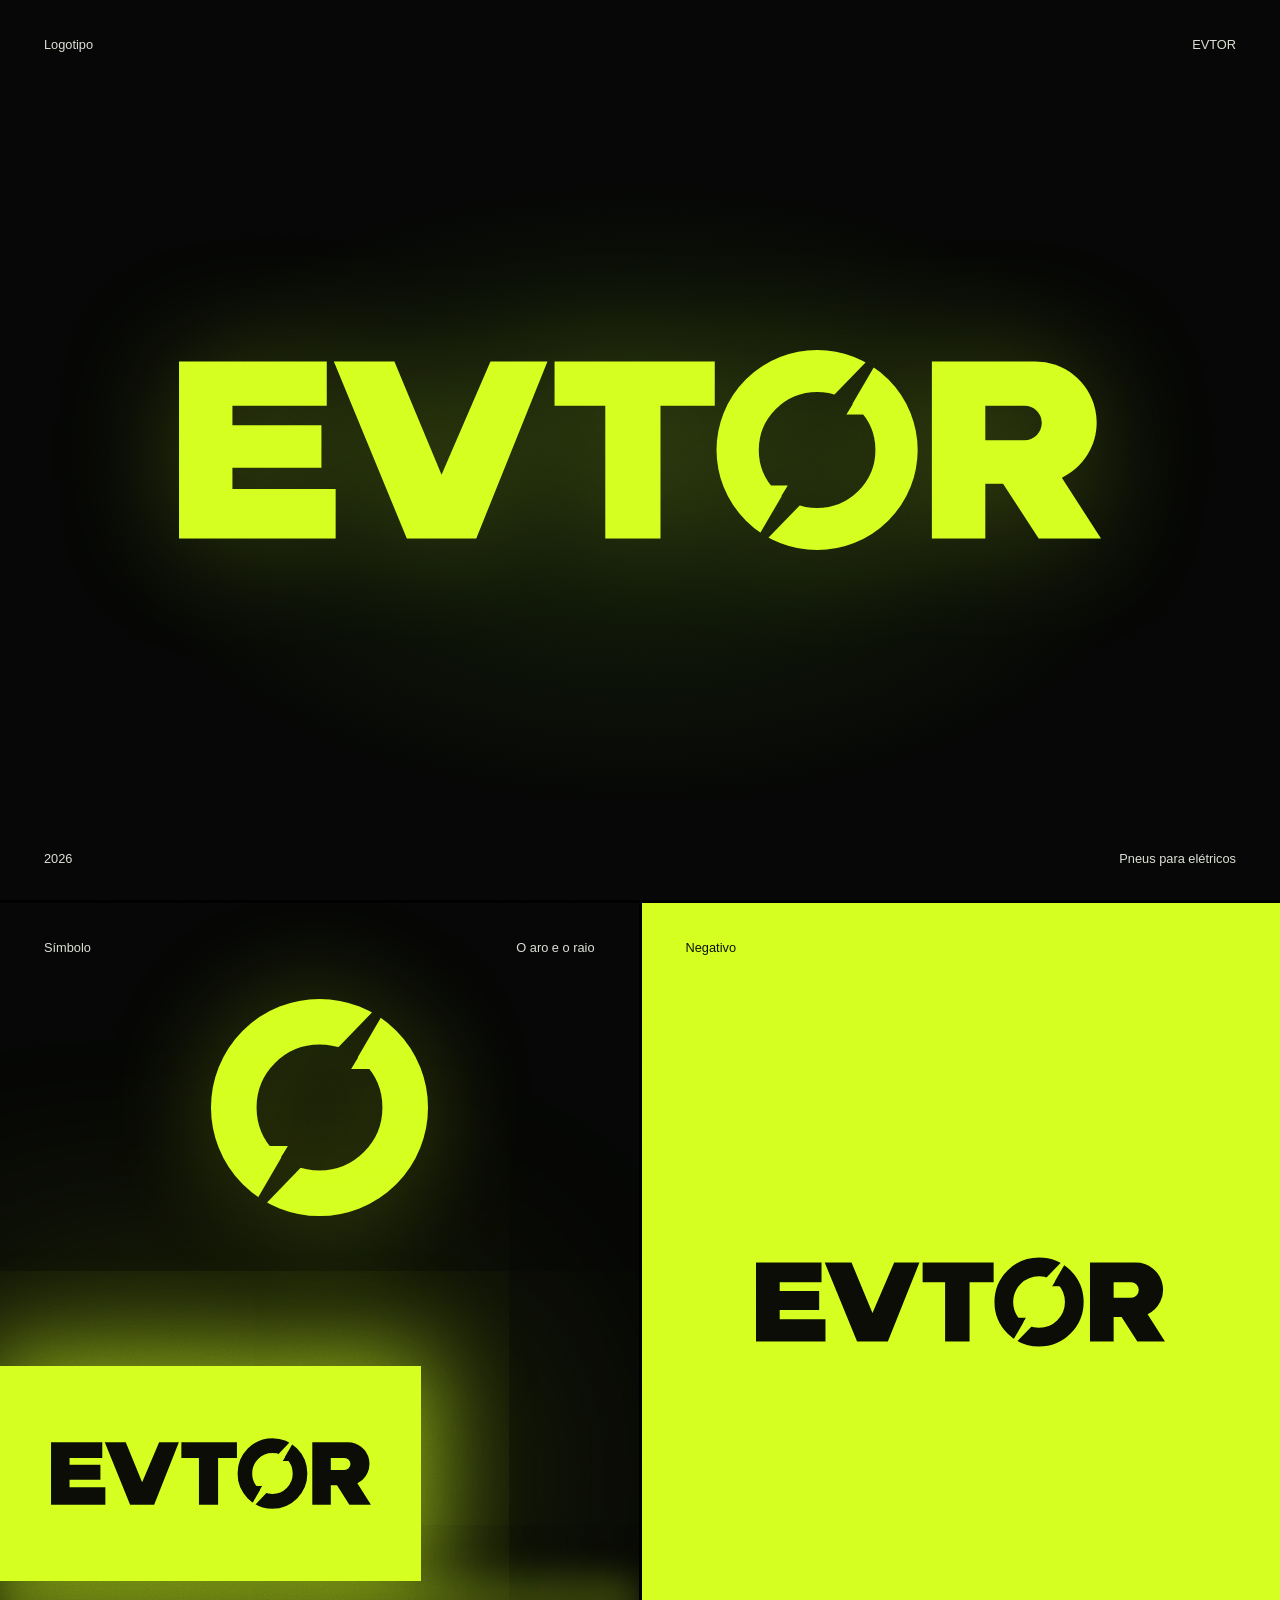
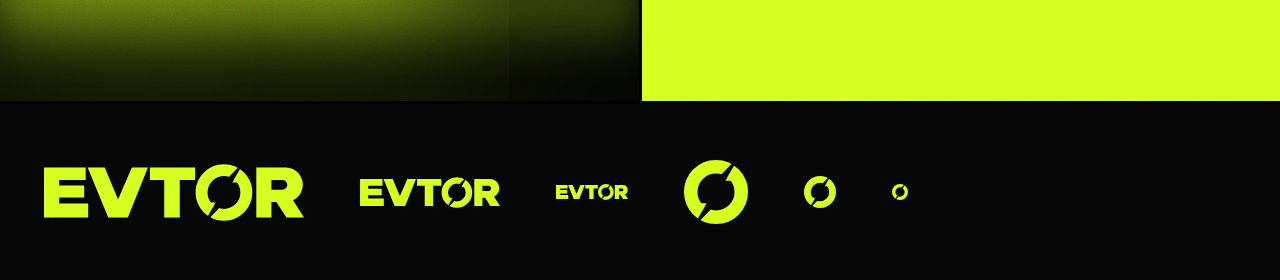
<file: logos.html>
<!doctype html>
<html lang="pt-BR">
<head>
<meta charset="utf-8">
<meta name="viewport" content="width=device-width, initial-scale=1">
<title>EVTOR — Logotipo</title>
<style>
  :root { --volt: #D4FF1F; --fundo: #050605; --fonte: -apple-system, BlinkMacSystemFont, "SF Pro Display", "Inter", "Helvetica Neue", sans-serif; }
  * { box-sizing: border-box; }
  body { margin: 0; background: #000; color: #F5F5F7; font: 400 15px/1.4 var(--fonte); -webkit-font-smoothing: antialiased; }
  img { display: block; }
  .quadro { position: relative; overflow: hidden; isolation: isolate; background: var(--fundo); }
  /* grão, como em impressão */
  .quadro::after { content: ""; position: absolute; inset: 0; z-index: 3; pointer-events: none; opacity: 0.22; mix-blend-mode: overlay;
    background: url("data:image/svg+xml,%3Csvg xmlns='http://www.w3.org/2000/svg' width='300' height='300'%3E%3Cfilter id='n'%3E%3CfeTurbulence type='fractalNoise' baseFrequency='.9' numOctaves='2' stitchTiles='stitch'/%3E%3C/filter%3E%3Crect width='300' height='300' filter='url(%23n)'/%3E%3C/svg%3E"); }
  .canto { position: absolute; z-index: 2; font-size: clamp(11px, 1vw, 15px); color: #D8DCD2; }
  .se { top: 36px; left: 44px; } .sd { top: 36px; right: 44px; } .ie { bottom: 32px; left: 44px; } .id { bottom: 32px; right: 44px; }
  .capa { min-height: 100svh; display: grid; place-items: center; background: radial-gradient(60% 50% at 50% 55%, #16200A 0%, var(--fundo) 70%); }
  .capa img { width: min(72vw, 980px); filter: drop-shadow(0 0 60px rgba(212, 255, 31, 0.22)); }
  .dupla { display: grid; grid-template-columns: 1fr 1fr; gap: 3px; margin-top: 3px; }
  .poster { aspect-ratio: 4 / 5; }
  .poster .alto { position: absolute; inset: 12% 0 auto; display: grid; place-items: center; }
  .poster .alto img { width: 34%; filter: drop-shadow(0 0 50px rgba(212, 255, 31, 0.3)); }
  .painel { position: absolute; left: 0; top: 58%; width: 66%; height: 27%; background: var(--volt); display: grid; place-items: center; box-shadow: 0 0 90px 10px rgba(212, 255, 31, 0.55), 0 0 260px 60px rgba(212, 255, 31, 0.28); }
  .painel img { width: 76%; }
  .chao { position: absolute; inset: 85% 0 0; background: linear-gradient(180deg, rgba(212, 255, 31, 0.3), rgba(212, 255, 31, 0) 70%); filter: blur(18px); }
  .cheio { background: var(--volt); display: grid; place-items: center; }
  .cheio img { width: 64%; }
  .cheio .canto { color: #0A0C05; }
  .tamanhos { display: flex; align-items: center; gap: 56px; padding: 56px 44px; flex-wrap: wrap; margin-top: 3px; }
  @media (max-width: 800px) { .dupla { grid-template-columns: 1fr; } .cheio { aspect-ratio: 4 / 3; } }
</style>
</head>
<body>
<section class="quadro capa">
  <span class="canto se">Logotipo</span><span class="canto sd">EVTOR</span>
  <img src="logo/evtor.svg" alt="EVTOR">
  <span class="canto ie">2026</span><span class="canto id">Pneus para elétricos</span>
</section>
<div class="dupla">
  <section class="quadro poster">
    <span class="canto se">Símbolo</span><span class="canto sd">O aro e o raio</span>
    <div class="alto"><img src="logo/evtor-simbolo.svg" alt="Símbolo EVTOR: aro de pneu cortado por um raio em negativo"></div>
    <div class="chao"></div>
    <div class="painel"><img src="logo/evtor-preto.svg" alt=""></div>
  </section>
  <section class="quadro cheio">
    <span class="canto se">Negativo</span>
    <img src="logo/evtor-preto.svg" alt="EVTOR em preto sobre limão">
  </section>
</div>
<section class="quadro tamanhos" aria-label="Tamanhos pequenos">
  <img src="logo/evtor.svg" alt="" width="260"><img src="logo/evtor.svg" alt="" width="140"><img src="logo/evtor.svg" alt="" width="72">
  <img src="logo/evtor-simbolo.svg" alt="" width="64"><img src="logo/evtor-simbolo.svg" alt="" width="32"><img src="logo/evtor-simbolo.svg" alt="" width="16">
</section>
</body>
</html>
</file>
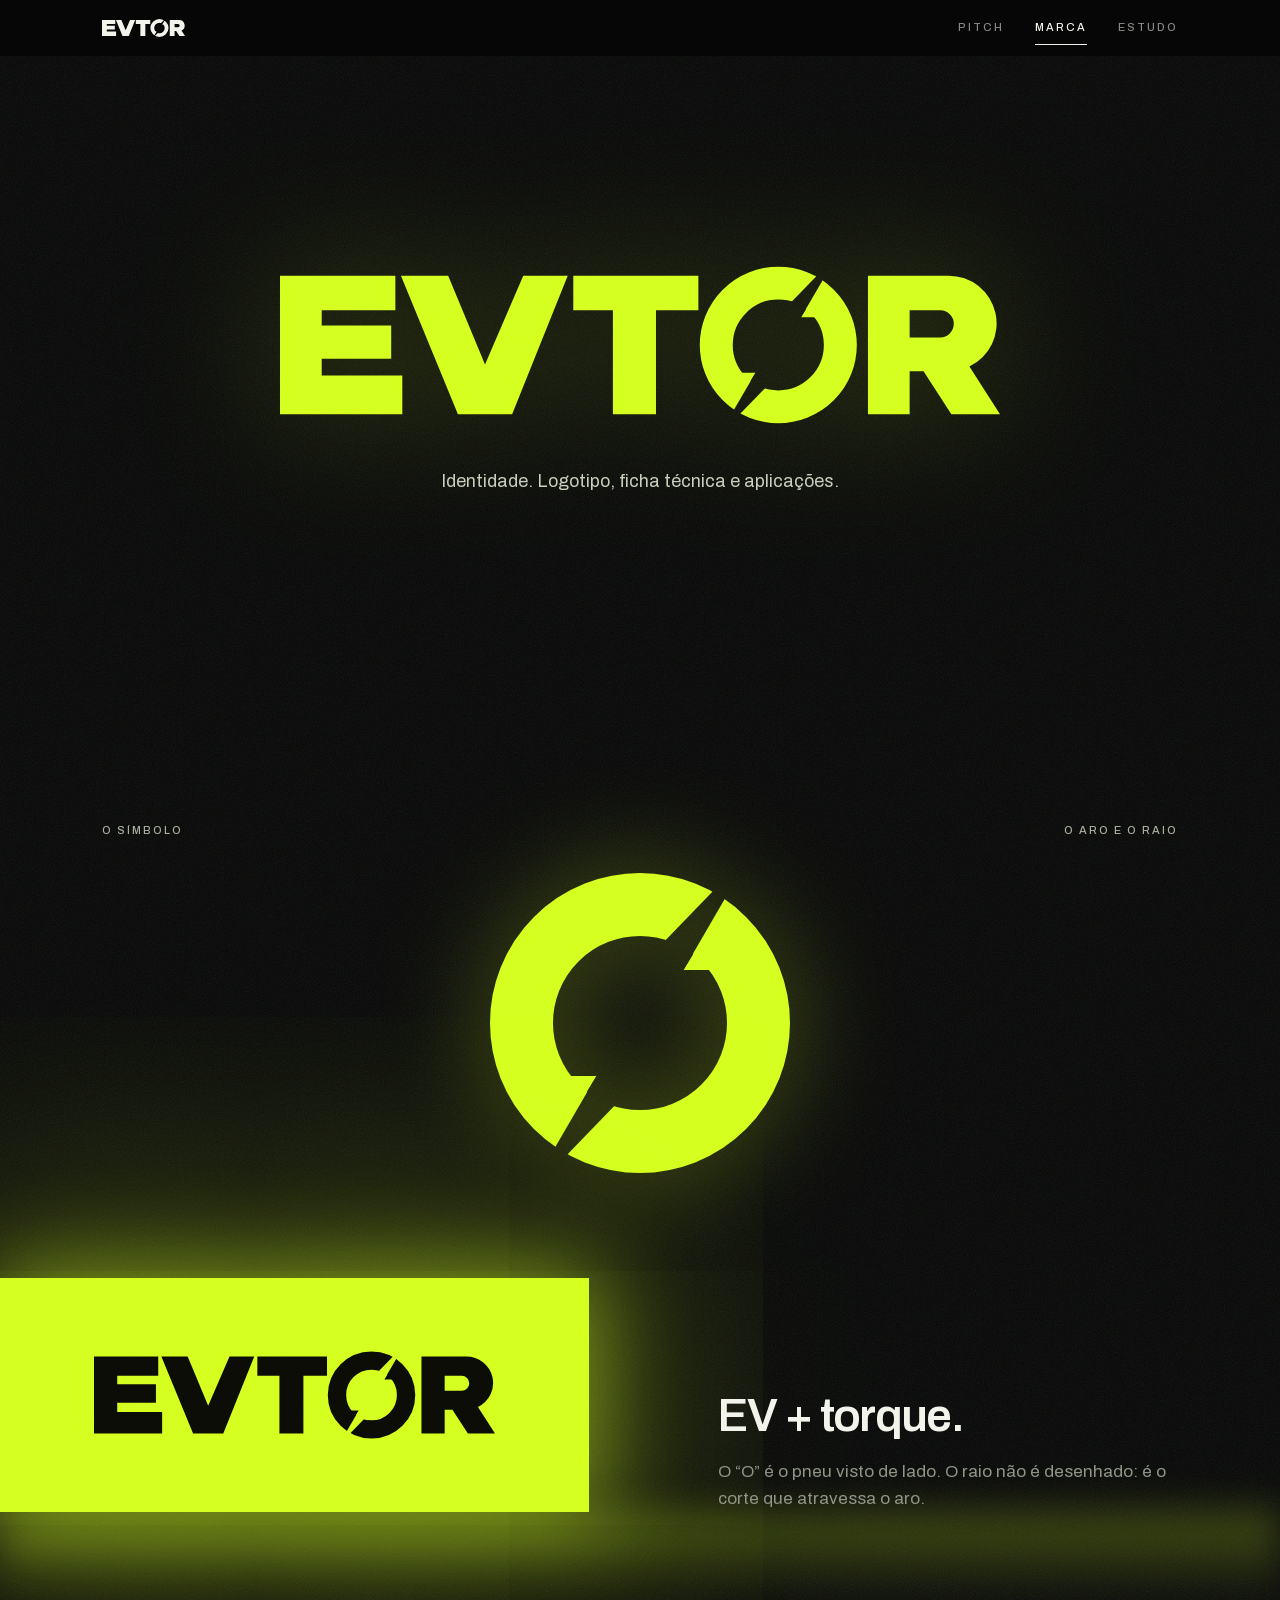
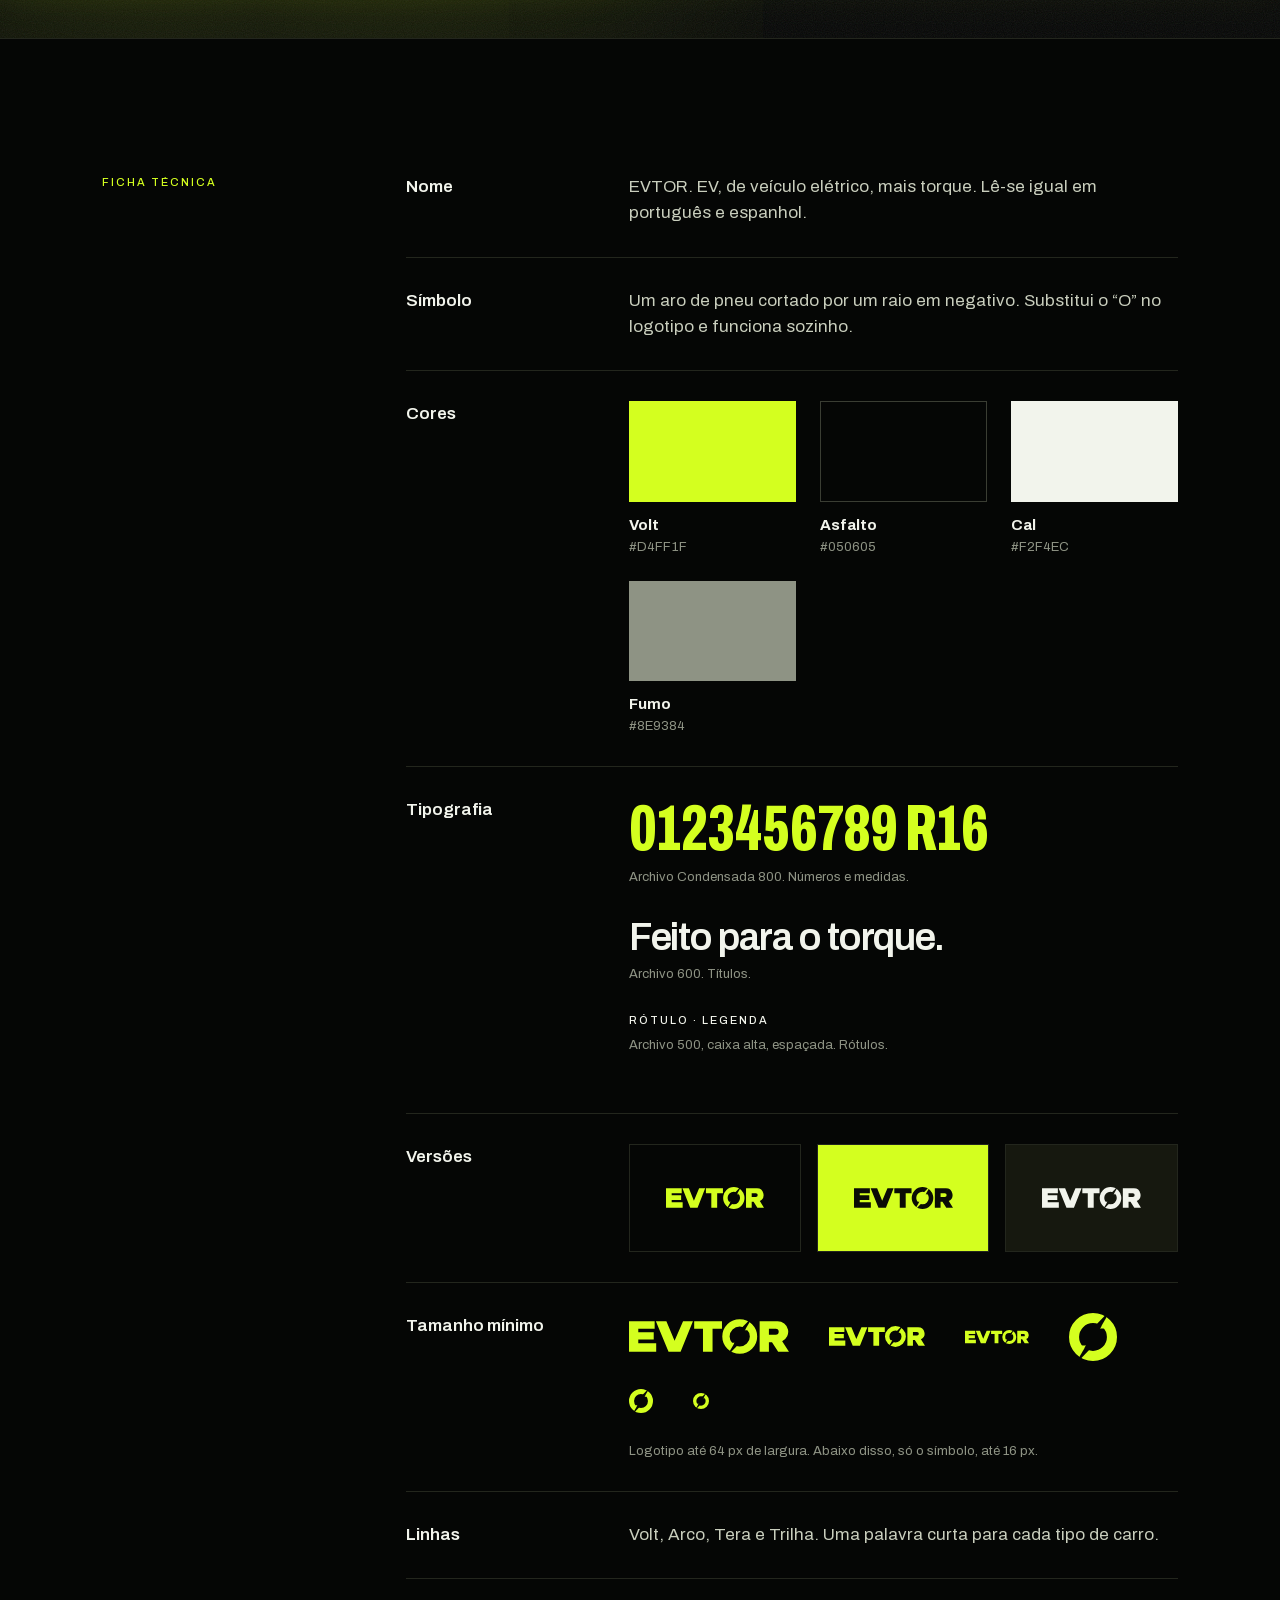
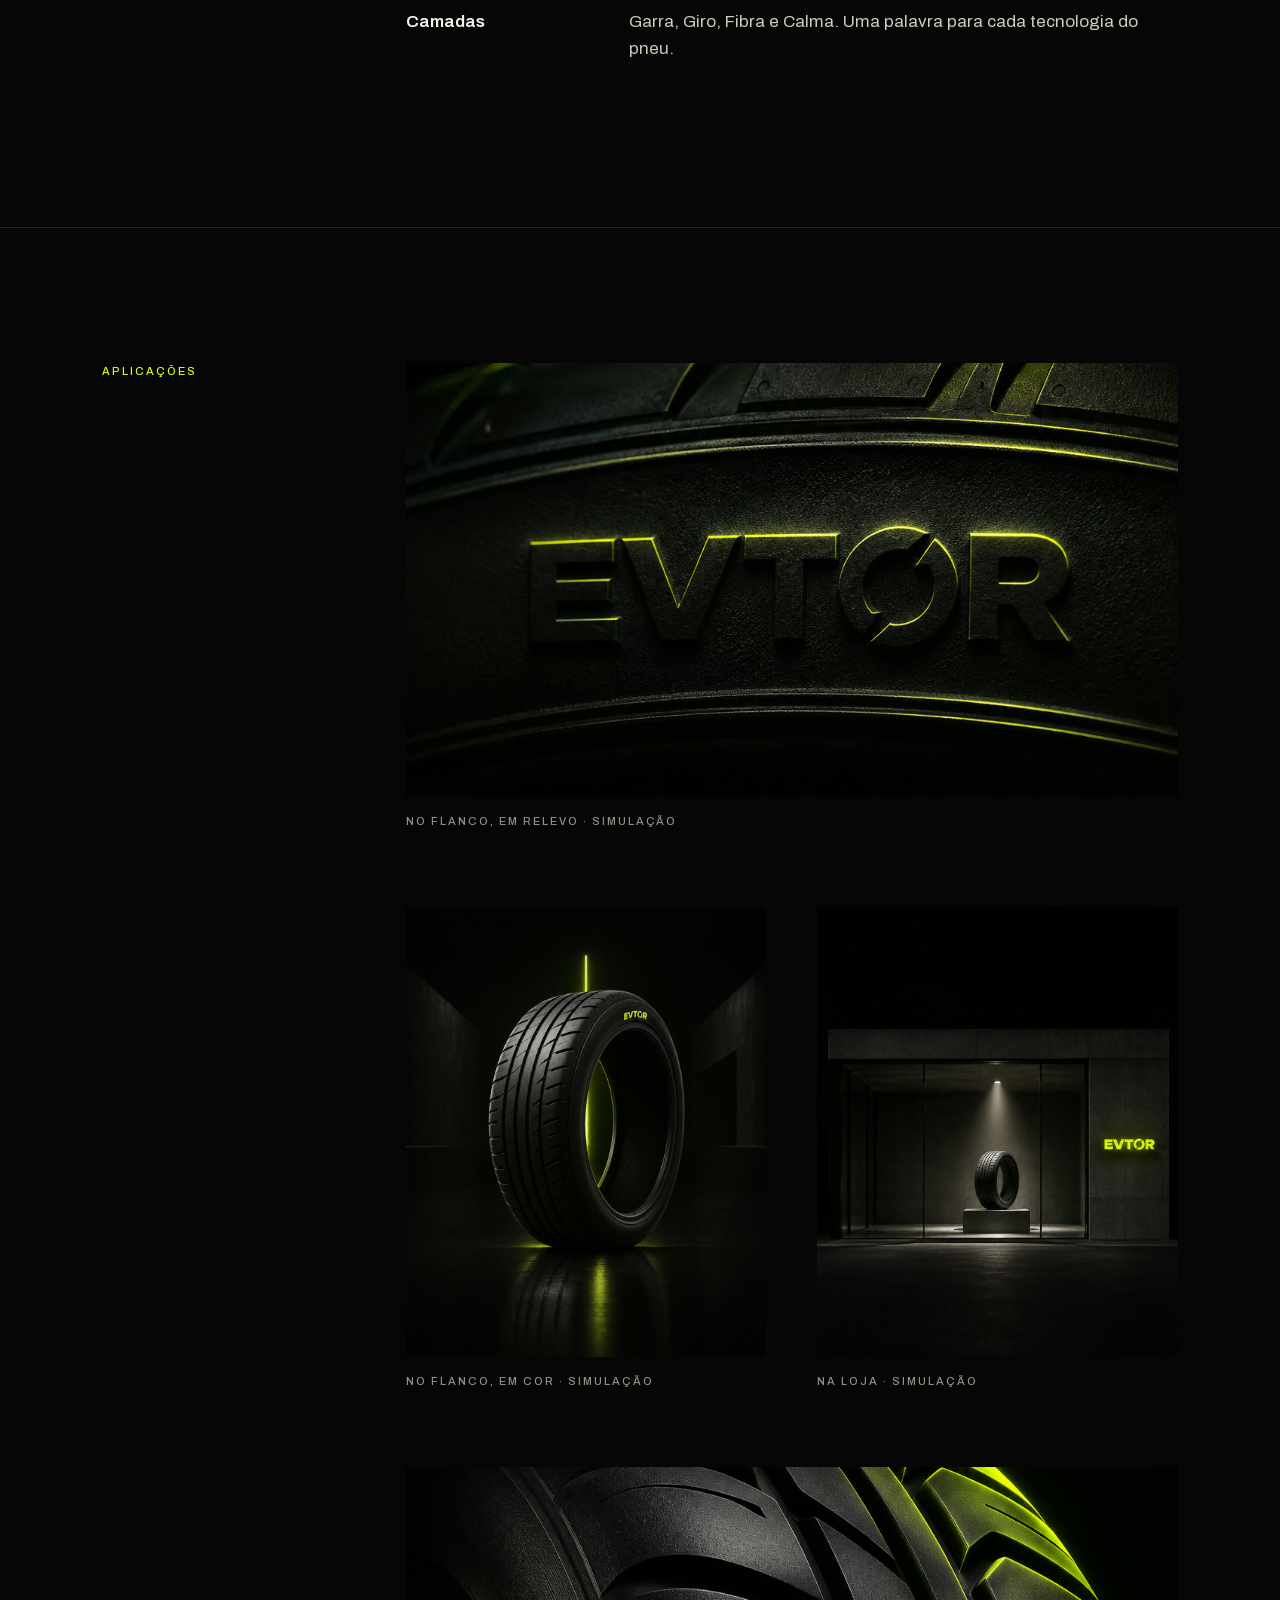
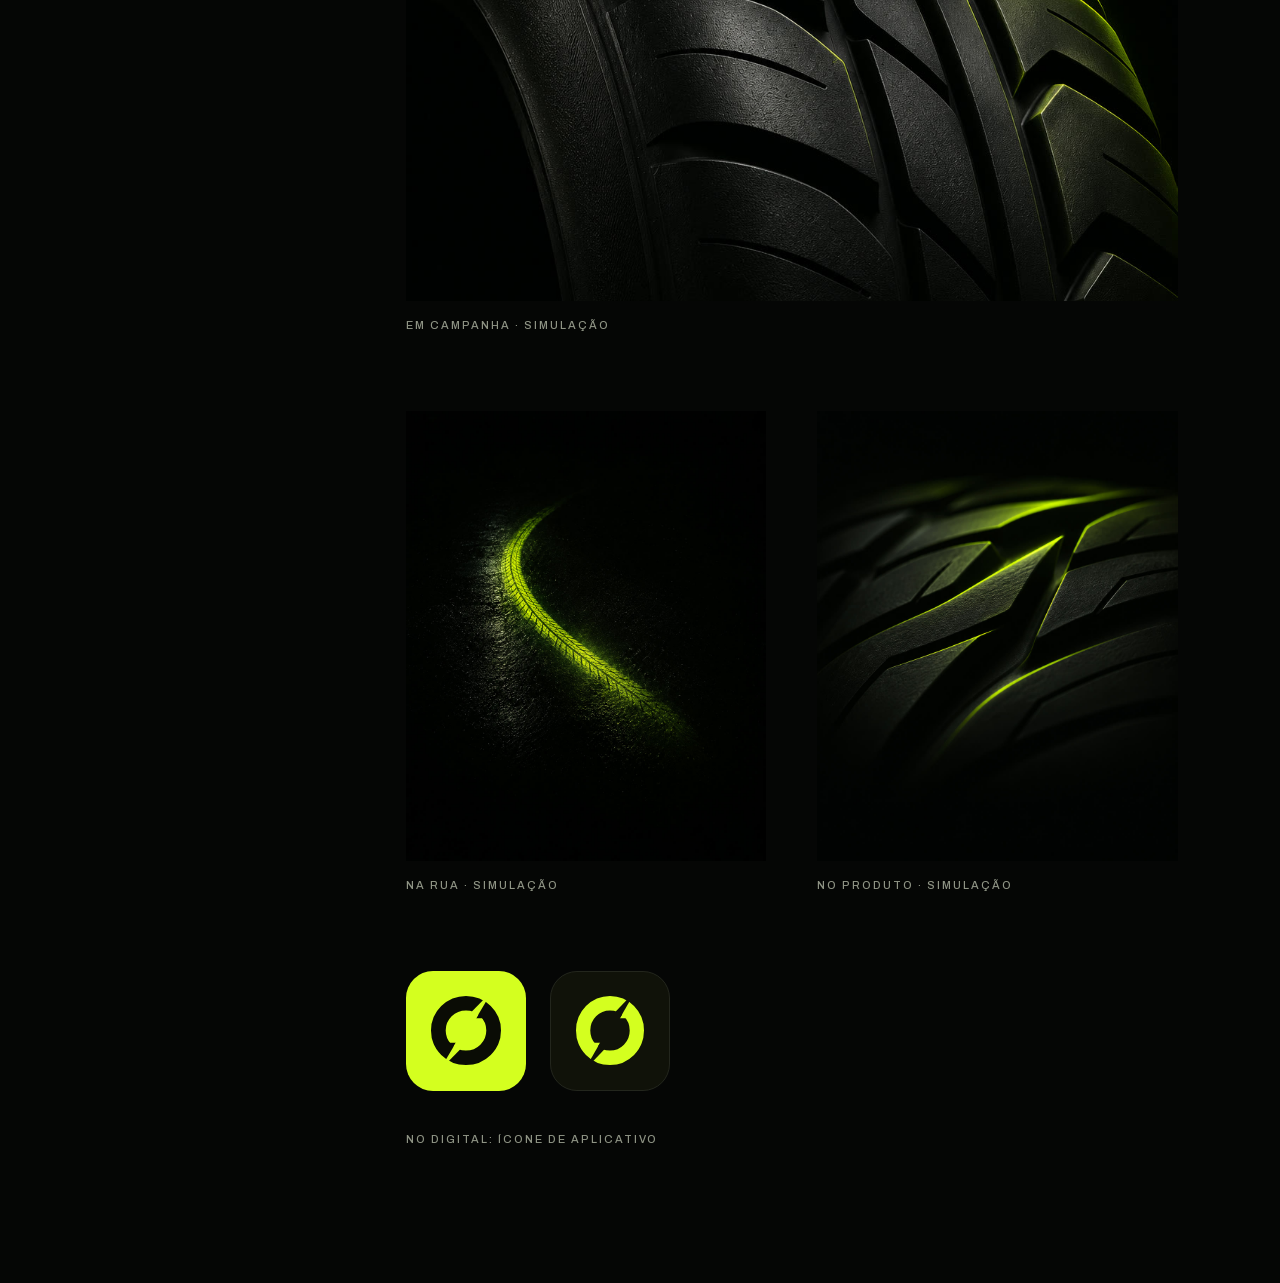
<file: marca.html>
<!doctype html>
<html lang="pt-BR">
<head>
<meta charset="utf-8">
<meta name="viewport" content="width=device-width, initial-scale=1">
<title>EVTOR — Marca</title>
<meta name="description" content="Identidade da EVTOR: logotipo, ficha técnica e aplicações.">
<link rel="icon" href="logo/evtor-simbolo.svg">
<link rel="stylesheet" href="pitch.css?v=5">
</head>
<body class="p-doc">

<header class="topo">
  <a href="index.html" aria-label="EVTOR, início"><img src="logo/evtor-claro.svg" alt="" width="83" height="18"></a>
  <nav class="abas" aria-label="Camadas da apresentação">
    <a href="index.html">Pitch</a><a href="marca.html" aria-current="page">Marca</a><a href="estudo.html">Estudo</a>
  </nav>
  <div class="barra" aria-hidden="true"><i id="avanco"></i></div>
</header>

<main>

<section class="tela centro capa-doc">
  <h1><img src="logo/evtor.svg" alt="EVTOR" width="518" height="114"></h1>
  <p class="frase">Identidade. Logotipo, ficha técnica e aplicações.</p>
</section>

<section class="tela marca" id="simbolo">
  <span class="canto se">O símbolo</span><span class="canto sd">O aro e o raio</span>
  <div class="marca-alto"><img src="logo/evtor-simbolo.svg" alt="Símbolo EVTOR: aro de pneu cortado por um raio"></div>
  <div class="chao" aria-hidden="true"></div>
  <div class="painel"><img src="logo/evtor-preto.svg" alt="EVTOR"></div>
  <div class="marca-texto">
    <h2>EV + torque.</h2>
    <p>O “O” é o pneu visto de lado. O raio não é desenhado: é o corte que atravessa o aro.</p>
  </div>
</section>

<section class="secao" id="ficha">
  <h2 class="rotulo-secao">Ficha técnica</h2>
  <dl class="ficha">
    <div><dt>Nome</dt><dd>EVTOR. EV, de veículo elétrico, mais torque. Lê-se igual em português e espanhol.</dd></div>
    <div><dt>Símbolo</dt><dd>Um aro de pneu cortado por um raio em negativo. Substitui o “O” no logotipo e funciona sozinho.</dd></div>
    <div><dt>Cores</dt><dd class="cores">
      <span><i style="background:#D4FF1F"></i><b>Volt</b>#D4FF1F</span>
      <span><i style="background:#050605;border:1px solid #3A3D33"></i><b>Asfalto</b>#050605</span>
      <span><i style="background:#F2F4EC"></i><b>Cal</b>#F2F4EC</span>
      <span><i style="background:#8E9384"></i><b>Fumo</b>#8E9384</span>
    </dd></div>
    <div><dt>Tipografia</dt><dd class="tipos">
      <p class="t-cond">0123456789 R16</p><small>Archivo Condensada 800. Números e medidas.</small>
      <p class="t-tit">Feito para o torque.</p><small>Archivo 600. Títulos.</small>
      <p class="t-rot">Rótulo · Legenda</p><small>Archivo 500, caixa alta, espaçada. Rótulos.</small>
    </dd></div>
    <div><dt>Versões</dt><dd class="versoes">
      <span style="background:#050605"><img src="logo/evtor.svg" alt="Limão sobre preto"></span>
      <span style="background:#D4FF1F"><img src="logo/evtor-preto.svg" alt="Preto sobre limão"></span>
      <span style="background:#16180F"><img src="logo/evtor-claro.svg" alt="Claro sobre escuro"></span>
    </dd></div>
    <div><dt>Tamanho mínimo</dt><dd class="tamanhos">
      <img src="logo/evtor.svg" alt="" width="160"><img src="logo/evtor.svg" alt="" width="96"><img src="logo/evtor.svg" alt="" width="64">
      <img src="logo/evtor-simbolo.svg" alt="" width="48"><img src="logo/evtor-simbolo.svg" alt="" width="24"><img src="logo/evtor-simbolo.svg" alt="" width="16">
      <small>Logotipo até 64 px de largura. Abaixo disso, só o símbolo, até 16 px.</small>
    </dd></div>
    <div><dt>Linhas</dt><dd>Volt, Arco, Tera e Trilha. Uma palavra curta para cada tipo de carro.</dd></div>
    <div><dt>Camadas</dt><dd>Garra, Giro, Fibra e Calma. Uma palavra para cada tecnologia do pneu.</dd></div>
  </dl>
</section>

<section class="secao" id="aplicacoes">
  <h2 class="rotulo-secao">Aplicações</h2>
  <div class="galeria">
    <figure class="larga"><img src="img/pitch/flanco.jpg" alt="Logotipo EVTOR em relevo no flanco do pneu" loading="lazy"><figcaption>No flanco, em relevo · Simulação</figcaption></figure>
    <figure class=""><img src="img/pitch/pneu.jpg" alt="Pneu em pé com o logotipo em limão no flanco" loading="lazy"><figcaption>No flanco, em cor · Simulação</figcaption></figure>
    <figure class=""><img src="img/pitch/espaco.jpg" alt="Fachada de concreto e vidro com letreiro EVTOR" loading="lazy"><figcaption>Na loja · Simulação</figcaption></figure>
    <figure class="larga"><img src="img/pitch/heroi.jpg" alt="Pneu em close com fio de luz limão" loading="lazy"><figcaption>Em campanha · Simulação</figcaption></figure>
    <figure class=""><img src="img/pitch/rastro.jpg" alt="Rastro de pneu em luz limão no asfalto" loading="lazy"><figcaption>Na rua · Simulação</figcaption></figure>
    <figure class=""><img src="img/pitch/banda.jpg" alt="Banda de rodagem com luz limão nos sulcos" loading="lazy"><figcaption>No produto · Simulação</figcaption></figure>
    <figure class="icones"><div><img src="logo/evtor-simbolo-preto.svg" alt="Ícone de aplicativo em limão"></div><div class="escuro"><img src="logo/evtor-simbolo.svg" alt="Ícone de aplicativo em preto"></div><figcaption>No digital: ícone de aplicativo</figcaption></figure>
  </div>
</section>

</main>

<script src="data/evtor.js"></script>
<script src="pitch.js?v=5"></script>
</body>
</html>
</file>
<file: pitch.css>
/* Archivo variável (largura 62–125, peso 400–900), salva aqui para a apresentação rodar sem internet */
@font-face { font-family: "Archivo"; font-weight: 400 900; font-stretch: 62% 125%; font-display: swap; src: url("fonts/archivo.woff2") format("woff2"); }
:root {
  --volt: #D4FF1F;    /* limão ácido: a cor da marca */
  --asfalto: #050605; /* fundo */
  --cal: #F2F4EC;     /* texto claro */
  --fumo: #8E9384;    /* texto de apoio */
  --fio: #23261D;     /* linhas finas */
  --tipo: "Archivo", "Helvetica Neue", Arial, sans-serif;
  --lado: clamp(24px, 8vw, 150px);
  --suave: cubic-bezier(0.2, 0.7, 0.2, 1);
}
* { box-sizing: border-box; }
html { scroll-behavior: smooth; }
body { margin: 0; background: var(--asfalto); color: var(--cal); font: 400 17px/1.55 var(--tipo); -webkit-font-smoothing: antialiased; }
img { display: block; max-width: 100%; height: auto; }
h1, h2, h3, p, ol, ul, dl, dd, figure { margin: 0; padding: 0; }
a { color: inherit; }
:focus-visible { outline: 2px solid var(--volt); outline-offset: 3px; }

/* Tipografia: uma família só. Título calmo, número condensado e alto, rótulo miúdo. */
h2 { font: 600 clamp(28px, 3.6vw, 56px)/1.06 var(--tipo); letter-spacing: -0.035em; text-wrap: balance; max-width: 15em; }
.enorme { font: 600 clamp(40px, 7vw, 120px)/0.98 var(--tipo); letter-spacing: -0.05em; max-width: 11em; text-wrap: balance; }
.sobre, .canto, .abas, figcaption, .rotulo-secao, .saidas span { font-size: 11px; font-weight: 500; letter-spacing: 0.18em; text-transform: uppercase; }
.sobre { color: var(--volt); margin-bottom: clamp(36px, 7svh, 72px); }
.numero, .palavra { font-weight: 800; font-stretch: 62%; line-height: 0.82; letter-spacing: -0.035em; color: var(--volt); white-space: nowrap; font-variant-numeric: tabular-nums; margin-left: -0.03em; }
.numero { font-size: min(var(--t, 30vw), 44svh); }
.palavra { font-size: min(25vw, 36svh); text-transform: uppercase; }
.dito { font-size: clamp(20px, 2vw, 30px); line-height: 1.25; letter-spacing: -0.02em; max-width: 19em; margin-top: clamp(36px, 7svh, 72px); text-wrap: pretty; }
.frase { font-size: clamp(16px, 1.4vw, 20px); color: #C9CEBD; margin-top: 28px; max-width: 26em; text-wrap: pretty; }
.fonte { font-size: 11px; line-height: 1.5; color: #5F6457; margin-top: 40px; max-width: 46em; }
.rodape { position: absolute; left: var(--lado); bottom: 34px; margin: 0; max-width: 58%; }

/* Topo com as três camadas */
.topo { position: fixed; inset: 0 0 auto; z-index: 10; height: 56px; padding: 0 var(--lado); display: flex; align-items: center; justify-content: space-between; color: var(--cal); transition: color 0.3s; }
.p-doc .topo { background: rgba(5, 6, 5, 0.82); -webkit-backdrop-filter: blur(14px); backdrop-filter: blur(14px); }
.topo img { transition: filter 0.3s; }
.sobre-volt .topo { color: #0A0C05; }
.sobre-volt .topo img { filter: brightness(0); }
.abas { display: flex; gap: clamp(18px, 2.4vw, 36px); }
.abas a { text-decoration: none; opacity: 0.55; padding: 8px 0; border-bottom: 1px solid transparent; transition: opacity 0.2s; }
.abas a:hover { opacity: 1; }
.abas a[aria-current] { opacity: 1; border-color: currentColor; }
.barra { position: absolute; inset: auto 0 0; height: 1px; }
.barra i { display: block; height: 100%; background: currentColor; transform-origin: 0 50%; transform: scaleX(0); }

/* Telas */
.tela, .palco { min-height: 100svh; padding: 128px var(--lado) 104px; display: flex; flex-direction: column; justify-content: center; position: relative; overflow: hidden; isolation: isolate; }
.centro { align-items: center; text-align: center; }
/* grão, como em impressão */
.tela::after, .palco::after { content: ""; position: absolute; inset: 0; z-index: 3; pointer-events: none; opacity: 0.1; mix-blend-mode: overlay;
  background: url("data:image/svg+xml,%3Csvg xmlns='http://www.w3.org/2000/svg' width='300' height='300'%3E%3Cfilter id='n'%3E%3CfeTurbulence type='fractalNoise' baseFrequency='.9' numOctaves='2' stitchTiles='stitch'/%3E%3C/filter%3E%3Crect width='300' height='300' filter='url(%23n)'/%3E%3C/svg%3E"); }
.canto { position: absolute; z-index: 2; color: #A9AE9D; }
.se { top: 84px; left: var(--lado); } .sd { top: 84px; right: var(--lado); } .ie { bottom: 36px; left: var(--lado); } .id { bottom: 36px; right: var(--lado); }
.volt { background: var(--volt); color: #0A0C05; }
.volt .sobre, .volt .canto, .volt .numero { color: #0A0C05; }
.volt .fonte { color: #4A5612; }

.anima .tela > * { opacity: 0; transform: translateY(18px); transition: opacity 0.9s var(--suave), transform 0.9s var(--suave); }
.anima .tela.vista > * { opacity: 1; transform: none; }
.tela.vista > :nth-child(2) { transition-delay: 0.1s; }
.tela.vista > :nth-child(n + 3) { transition-delay: 0.2s; }

/* Abertura: o ícone se desenha e o raio corta o aro */
#abre { background: radial-gradient(40% 36% at 50% 50%, #18220A 0%, var(--asfalto) 72%); }
.icone { width: min(42vw, 230px); color: var(--volt); opacity: 1 !important; transform: none !important; filter: drop-shadow(0 0 46px rgba(212, 255, 31, 0.3)); }
/* solda: terminado o desenho, o traço deixa de ser tracejado, senão sobra um fio na emenda do topo */
.anima .icone .aro { stroke-dasharray: 1; stroke-dashoffset: 1; animation: desenha 1.3s 0.3s var(--suave) forwards, solda 0s 1.65s forwards; }
@keyframes solda { to { stroke-dasharray: none; } }
.anima .icone .fenda, .anima .icone .farpa { opacity: 0; animation: corta 0.22s 1.55s ease-out forwards; }
.anima .icone { animation: pulsa 3.2s 2s ease-in-out infinite; }
@keyframes desenha { to { stroke-dashoffset: 0; } }
@keyframes corta { to { opacity: 1; } }
@keyframes pulsa { 50% { filter: drop-shadow(0 0 80px rgba(212, 255, 31, 0.55)); } }

/* Cenas: o palco prende na tela e os passos trocam no lugar */
.passo + .passo { margin-top: 96px; }
.marcas { display: none; }
.anima .cena { height: calc(100svh + var(--n, 3) * 55svh); }
.anima .palco { position: sticky; top: 0; height: 100svh; }
.anima .passos { display: grid; }
.anima .passo { grid-area: 1 / 1; margin: 0; align-self: center; opacity: 0; transform: translateY(14px); transition: opacity 0.45s var(--suave), transform 0.45s var(--suave); }
.anima .passo.ativo { opacity: 1; transform: none; transition-delay: 0.12s; }
.anima .marcas { display: grid; gap: 6px; position: absolute; right: var(--lado); bottom: 40px; grid-auto-flow: column; }
.marcas i { width: 18px; height: 2px; background: #3A3E31; transition: background 0.3s; }
.marcas i.ativo { background: var(--volt); }

/* Fotos: dissolvem no fundo, sem corte reto. São simulações da marca aplicada. */
.foto { justify-content: flex-end; }
.foto, .lado .palco { background: radial-gradient(46% 60% at 74% 50%, rgba(212, 255, 31, 0.07), rgba(212, 255, 31, 0) 70%), var(--asfalto); }
.foto.inv { background: radial-gradient(46% 60% at 26% 50%, rgba(212, 255, 31, 0.07), rgba(212, 255, 31, 0) 70%), var(--asfalto); }
.foto > img, .lado .fundo { --lateral: linear-gradient(90deg, transparent 0%, #000 42%); -webkit-mask-image: var(--lateral), linear-gradient(transparent 0%, #000 16%, #000 80%, transparent 100%); mask-image: var(--lateral), linear-gradient(transparent 0%, #000 16%, #000 80%, transparent 100%); -webkit-mask-composite: source-in; mask-composite: intersect; }
.foto.inv > img { --lateral: linear-gradient(270deg, transparent 0%, #000 42%); }
.foto > img { position: absolute; inset: 0 0 0 38%; z-index: -1; width: 62%; height: 100%; object-fit: cover; opacity: 1 !important; transform: none !important; }
.foto.inv > img { inset: 0 38% 0 0; }
.legenda { max-width: 42%; }
.foto.inv .legenda { margin-left: 56%; max-width: none; }
.abre h1 img { width: min(30vw, 380px); }
.abre h2 { font-size: clamp(40px, 5.6vw, 96px); letter-spacing: -0.045em; margin-top: 40px; }
.com-fundo .fundo { position: absolute; z-index: -2; height: 100%; object-fit: cover; }
.lado .fundo { inset: 0 0 0 40%; width: 60%; }
.lado .passo { max-width: 46%; }
.lado .palavra { font-size: min(13vw, 30svh); }

/* Fecho do pitch: a frase, as duas saídas e o logo */
.fecho { justify-content: space-between; padding-top: 150px; background: radial-gradient(50% 50% at 80% 90%, #18220A 0%, var(--asfalto) 70%); }
.fecho > img { width: min(40vw, 440px); align-self: flex-end; }
.saidas { display: flex; gap: 32px; margin: 56px 0; max-width: 640px; }
.saidas a { flex: 1; text-decoration: none; border-top: 1px solid var(--fio); padding: 20px 0 8px; font-size: clamp(20px, 2vw, 28px); font-weight: 600; letter-spacing: -0.02em; transition: color 0.2s, border-color 0.2s; }
.saidas a:hover { color: var(--volt); border-color: var(--volt); }
.saidas span { display: block; color: var(--fumo); margin-bottom: 10px; font-weight: 500; }

/* ---------- Camadas Marca e Estudo: seções com rótulo à esquerda e muito respiro ---------- */
.capa-doc { min-height: 82svh; }
.capa-doc h1 img { width: min(62vw, 720px); filter: drop-shadow(0 0 70px rgba(212, 255, 31, 0.2)); }
.capa-doc .sobre { margin-bottom: 40px; }
.capa-doc .frase { margin-top: 44px; }
.secao { display: grid; grid-template-columns: minmax(150px, 1fr) minmax(0, 3.4fr); gap: 48px clamp(32px, 6vw, 110px); padding: clamp(88px, 15svh, 170px) var(--lado); border-top: 1px solid var(--fio); }
.rotulo-secao { font-family: var(--tipo); line-height: 1.5; color: var(--volt); max-width: none; align-self: start; position: sticky; top: 96px; }
.rotulo-secao small { display: block; margin-top: 10px; color: var(--fumo); font-size: 11px; letter-spacing: 0.04em; text-transform: none; }
.anima .secao > * { opacity: 0; transform: translateY(18px); transition: opacity 0.9s var(--suave), transform 0.9s var(--suave); }
.anima .secao.vista > * { opacity: 1; transform: none; }
.secao .dito { margin-top: 44px; }
.secao .dito:first-child { margin-top: 0; }

.fatos { display: grid; grid-template-columns: repeat(auto-fit, minmax(190px, 1fr)); gap: 56px 48px; }
.secao .dito + .fatos { margin-top: 64px; }
.fatos dt { font-size: clamp(40px, 4.6vw, 72px); font-weight: 800; font-stretch: 62%; line-height: 0.9; color: var(--volt); font-variant-numeric: tabular-nums; }
.fatos dd { margin-top: 16px; color: var(--fumo); font-size: 15px; max-width: 17em; }

.ficha > div { display: grid; grid-template-columns: minmax(110px, 1fr) minmax(0, 3fr); gap: 12px 40px; padding: 30px 0; border-top: 1px solid var(--fio); }
.ficha > div:first-child { border-top: 0; padding-top: 0; }
.ficha dt { font-weight: 600; }
.ficha dd { color: #C9CEBD; max-width: 34em; }
.ficha small, .tamanhos small { display: block; color: var(--fumo); font-size: 13px; margin: 6px 0 28px; }
.cores { display: grid; grid-template-columns: repeat(auto-fit, minmax(120px, 1fr)); gap: 24px; max-width: none !important; font-size: 13px; font-variant-numeric: tabular-nums; color: var(--fumo) !important; }
.cores i { display: block; aspect-ratio: 5 / 3; margin-bottom: 12px; }
.cores b { display: block; color: var(--cal); font-size: 15px; }
.t-cond { font-weight: 800; font-stretch: 62%; font-size: clamp(40px, 5vw, 72px); line-height: 1; color: var(--volt); }
.t-tit { font-weight: 600; font-size: clamp(26px, 3vw, 40px); letter-spacing: -0.035em; line-height: 1.1; color: var(--cal); }
.t-rot { font-size: 11px; font-weight: 500; letter-spacing: 0.18em; text-transform: uppercase; color: var(--cal); }
.versoes { display: grid; grid-template-columns: repeat(3, 1fr); gap: 16px; max-width: none !important; }
.versoes span { aspect-ratio: 16 / 10; display: grid; place-items: center; border: 1px solid var(--fio); }
.versoes img { width: 58%; }
.tamanhos { display: flex; flex-wrap: wrap; align-items: center; gap: 28px 40px; max-width: none !important; }
.tamanhos small { flex-basis: 100%; margin: 0; }

.galeria { display: grid; grid-template-columns: 1fr 1fr; gap: clamp(40px, 6vw, 96px) clamp(24px, 4vw, 64px); }
.galeria .larga { grid-column: 1 / -1; }
.galeria img { width: 100%; aspect-ratio: 4 / 5; object-fit: cover; }
.galeria .larga img { aspect-ratio: 16 / 9; }
.galeria figcaption { margin-top: 16px; color: var(--fumo); }
.icones { display: flex; flex-wrap: wrap; gap: 24px; align-items: flex-end; }
.icones div { width: 120px; height: 120px; border-radius: 27px; background: var(--volt); display: grid; place-items: center; }
.icones .escuro { background: #101209; border: 1px solid var(--fio); }
.icones div img { width: 58%; aspect-ratio: auto; }
.icones figcaption { flex-basis: 100%; }

.lista { padding-left: 1.2em; color: #C9CEBD; max-width: 40em; }
.lista li { padding: 10px 0 10px 6px; }
.fontes { font-size: 14px; color: var(--fumo); }
.fontes a { text-decoration-color: #3A3E31; text-underline-offset: 4px; }
.fontes a:hover { color: var(--volt); }

/* Ranking: modelo, medida original, volume e um fio */
.linha { display: grid; grid-template-columns: minmax(0, 1.1fr) minmax(0, 1.3fr) auto; align-items: baseline; gap: 8px 24px; padding: 22px 0 0; }
.linha .nome { font-size: clamp(16px, 1.5vw, 20px); letter-spacing: -0.01em; }
.linha .pneu { font-size: 13px; color: var(--fumo); font-variant-numeric: tabular-nums; }
.pneu em { font-style: normal; font-size: 10px; letter-spacing: 0.12em; text-transform: uppercase; color: #5F6457; margin-left: 8px; }
.valor { font-size: clamp(16px, 1.5vw, 20px); font-weight: 700; font-variant-numeric: tabular-nums; }
.trilho { grid-column: 1 / -1; height: 1px; background: var(--fio); margin-top: 8px; }
.trilho i { display: block; height: 3px; margin-top: -1px; width: var(--w); background: var(--volt); transform-origin: 0 50%; transition: transform 1.3s var(--suave); }
.hib .trilho i { background: var(--cal); }
.resto { opacity: 0.55; }
.anima .secao:not(.vista) .trilho i { transform: scaleX(0); }
.linha:nth-child(2) i { transition-delay: 0.07s; } .linha:nth-child(3) i { transition-delay: 0.14s; } .linha:nth-child(4) i { transition-delay: 0.21s; }
.linha:nth-child(5) i { transition-delay: 0.28s; } .linha:nth-child(n + 6) i { transition-delay: 0.35s; }
.c-bev, .c-hib { display: inline-block; width: 8px; height: 8px; background: var(--volt); margin-right: 6px; }
.c-hib { background: var(--cal); margin-left: 12px; }

.medidas { display: grid; grid-template-columns: repeat(auto-fill, minmax(170px, 1fr)); gap: 0 32px; margin-top: 56px; }
.medidas p { border-top: 1px solid var(--fio); padding: 18px 0 22px; }
.medidas b { display: block; font-size: 17px; font-weight: 700; font-variant-numeric: tabular-nums; }
.medidas small { font-size: 13px; color: var(--fumo); }

#linhasGrade { display: grid; grid-template-columns: repeat(auto-fit, minmax(170px, 1fr)); gap: 56px 40px; }
#linhasGrade h3 { font: 800 clamp(40px, 4.4vw, 64px)/0.9 var(--tipo); font-stretch: 62%; text-transform: uppercase; color: var(--volt); }
#linhasGrade .uso { margin-top: 14px; }
.metas { font-size: 13px; color: var(--fumo); margin-top: 6px; font-variant-numeric: tabular-nums; }
.metas b { color: var(--cal); font-weight: 600; }
.lista-medidas { font-size: 13px; line-height: 2; color: #C9CEBD; margin-top: 22px; padding-top: 16px; border-top: 1px solid var(--fio); font-variant-numeric: tabular-nums; }
.lista-medidas i { font-style: normal; color: #5F6457; margin-left: 8px; }

/* Marca: símbolo, painel de luz e explicação */
.marca { display: block; padding: 0; min-height: max(100svh, 720px); }
.marca-alto { position: absolute; inset: 15% 0 auto; display: grid; place-items: center; }
.marca-alto img { width: min(24vw, 300px); filter: drop-shadow(0 0 50px rgba(212, 255, 31, 0.3)); }
.painel { position: absolute; left: 0; bottom: 14%; width: 46%; height: 26%; background: var(--volt); display: grid; place-items: center; box-shadow: 0 0 90px 10px rgba(212, 255, 31, 0.5), 0 0 260px 60px rgba(212, 255, 31, 0.25); }
.painel img { width: 68%; }
.chao { position: absolute; inset: 86% 0 0; background: linear-gradient(180deg, rgba(212, 255, 31, 0.28), rgba(212, 255, 31, 0) 70%); filter: blur(18px); }
.marca-texto { position: absolute; right: var(--lado); bottom: 14%; width: min(38%, 460px); }
.marca-texto p { color: var(--fumo); margin-top: 18px; }

/* ---------- Pitch: foto por passo, seu carro, pneu em camadas, pontos, plano ---------- */
.fundo-passo { display: none; }
.anima .fundo-passo { display: block; position: absolute; inset: 0 0 0 54%; z-index: -2; width: 46%; height: 100%; object-fit: cover; opacity: 0; transition: opacity 0.7s var(--suave); -webkit-mask-image: linear-gradient(90deg, transparent 0%, #000 55%); mask-image: linear-gradient(90deg, transparent 0%, #000 55%); }
.anima .fundo-passo.ativo { opacity: 0.6; }
/* as fotos nunca ficam paradas: zoom lento (scale não briga com o transform da entrada) */
.anima .foto > img, .anima .fundo-passo { animation: respira 22s ease-in-out infinite alternate; }
@keyframes respira { to { scale: 1.09; } }

.fundo3d { display: none; }
.carro { background: radial-gradient(40% 56% at 73% 50%, rgba(212, 255, 31, 0.08), rgba(212, 255, 31, 0) 70%), var(--asfalto); }
.carro .sobre { margin-bottom: 28px; }
.fichas { display: flex; flex-wrap: wrap; gap: 8px; max-width: 62%; }
.fichas button { font: 500 13px/1 var(--tipo); color: #C9CEBD; background: none; border: 1px solid #3A3E31; border-radius: 99px; padding: 9px 13px; cursor: pointer; transition: color 0.2s, border-color 0.2s, background 0.2s; }
.fichas button:hover { color: var(--cal); border-color: var(--cal); }
.fichas button[aria-pressed="true"] { background: var(--volt); border-color: var(--volt); color: #0A0C05; font-weight: 700; }
.leitura { margin-top: clamp(32px, 6svh, 64px); }
.leitura .numero { font-size: min(19vw, 40svh); }
.leitura .dito { margin-top: 28px; }
.leitura em { font-style: normal; color: var(--fumo); }

.tem3d .fundo3d { display: block; position: absolute; inset: 0; z-index: -2; width: 100%; height: 100%; }
.tem3d .fundo { display: none; }

.volt .marcas i { background: rgba(10, 12, 5, 0.22); }
.volt .marcas i.ativo { background: #0A0C05; }
#pontos { display: none; }
.anima #pontos { display: block; position: absolute; left: var(--lado); right: var(--lado); top: 176px; height: calc(100% - 176px - 268px); width: calc(100% - 2 * var(--lado)); opacity: 0; transition: opacity 0.5s; }
.anima .ve-pontos #pontos { opacity: 1; }
.anima .pontos .passo.baixo { position: absolute; left: var(--lado); right: var(--lado); bottom: 96px; }
.anima .pontos .sobre { position: absolute; top: 128px; margin: 0; }
.anima .pontos .passo.baixo .dito { margin: 0 0 8px; }
.pontos .palco { padding-bottom: 96px; }

.etapas { list-style: none; counter-reset: etapa; display: grid; grid-template-columns: repeat(4, 1fr); gap: 48px clamp(24px, 3vw, 56px); }
.etapas li { counter-increment: etapa; border-top: 1px solid var(--fio); padding-top: 22px; color: #C9CEBD; font-size: clamp(16px, 1.35vw, 20px); line-height: 1.35; }
.etapas li::before { content: counter(etapa); display: block; font-weight: 800; font-stretch: 62%; font-size: min(11vw, 22svh); line-height: 0.86; color: var(--volt); }
.etapas b { display: block; color: var(--cal); font-size: clamp(22px, 2.2vw, 34px); font-weight: 600; letter-spacing: -0.03em; margin: 22px 0 12px; }
.anima .etapas li { opacity: 0; transform: translateY(14px); transition: opacity 0.7s var(--suave), transform 0.7s var(--suave); }
.anima .vista .etapas li { opacity: 1; transform: none; }
.vista .etapas li:nth-child(2) { transition-delay: 0.25s; } .vista .etapas li:nth-child(3) { transition-delay: 0.4s; } .vista .etapas li:nth-child(4) { transition-delay: 0.55s; }
.vista .etapas li:first-child { transition-delay: 0.1s; }

@media (max-width: 900px) {
  .tem3d .fundo3d { inset: 64px 0 auto; height: 48%; } /* área só do pneu, entre o topo e o texto */
  .anima .fundo-passo { inset: 0; width: 100%; }
  .anima .fundo-passo.ativo { opacity: 0.3; }
  .fichas, .leitura { max-width: none; }
  .leitura .numero { font-size: 19vw; }
  .etapas { grid-template-columns: 1fr 1fr; }
  .etapas li::before { font-size: 18vw; }
  body { font-size: 16px; }
  .tela, .palco { padding: 104px var(--lado) 88px; }
  .se, .sd { top: 72px; }
  .rodape { max-width: 60%; bottom: 28px; }
  .marca-alto { inset: 13% 0 auto; } .marca-alto img { width: 38vw; }
  .painel { width: 82%; height: 15%; bottom: auto; top: 42%; }
  .chao { display: none; }
  .marca-texto { left: var(--lado); right: var(--lado); width: auto; bottom: 7%; }
  /* no celular a foto ocupa a largura toda e some para o preto embaixo, onde entra o texto */
  .foto > img, .foto.inv > img { inset: 0; width: 100%; --lateral: linear-gradient(#000, #000); }
  .foto::before { content: ""; position: absolute; inset: 0; z-index: -1; background: linear-gradient(0deg, rgba(5, 6, 5, 0.96) 0%, rgba(5, 6, 5, 0.88) 30%, rgba(5, 6, 5, 0) 56%); }
  .foto, .foto.inv, .lado .palco { background: radial-gradient(90% 46% at 50% 34%, rgba(212, 255, 31, 0.07), rgba(212, 255, 31, 0) 70%), var(--asfalto); }
  .legenda, .foto.inv .legenda { max-width: none; margin-left: 0; }
  .abre h1 img { width: 44vw; }
  .lado .fundo { inset: 0; width: 100%; height: 58%; --lateral: linear-gradient(#000, #000); }
  .lado .palco { justify-content: flex-end; padding-bottom: 120px; }
  .lado .passo { max-width: none; }
  .lado .palavra { font-size: min(25vw, 36svh); }
  .lado .sobre { margin-bottom: 28px; }
  .lado .dito { margin-top: 28px; }
  .anima .lado .passo { align-self: end; }
  .saidas { margin: 40px 0; gap: 20px; }
  .fecho > img { width: 46vw; }
  .secao { grid-template-columns: 1fr; gap: 40px; padding: 80px var(--lado); }
  .rotulo-secao { position: static; }
  .ficha > div { grid-template-columns: 1fr; padding: 26px 0; }
  .versoes { grid-template-columns: 1fr; }
  .galeria { grid-template-columns: 1fr; gap: 48px; }
  .galeria .larga img { aspect-ratio: 4 / 5; }
  .linha { grid-template-columns: minmax(0, 1fr) auto; gap: 4px 12px; }
  .linha .pneu { grid-column: 1; grid-row: 2; }
  .fatos { grid-template-columns: 1fr 1fr; gap: 44px 24px; }
}
@media (prefers-reduced-motion: reduce) {
  html { scroll-behavior: auto; }
}
</file>
<file: catalogo.css>
:root {
  --fundo: #040D0C;
  --painel: #0A1917;
  --borda: rgba(255, 255, 255, 0.1);
  --texto: #F2F7F5;
  --claro: #C5D3CF;
  --suave: #93A9A3;
  --corrente: #2FE0D0; /* verde Tiffany, cor da marca */
  --volt: #C6F432;     /* verde-limão, só para destaque */

  --display: "Sora", system-ui, sans-serif;
  --corpo: "Manrope", system-ui, sans-serif;
  --mono: "DM Mono", ui-monospace, monospace;

  /* margem lateral: mínima nas telas pequenas, centraliza uma coluna de 1320px nas grandes */
  --lado: max(clamp(20px, 5vw, 80px), calc((100% - 1320px) / 2));
}

* { box-sizing: border-box; }
html { scroll-behavior: smooth; scroll-padding-top: 88px; }
body {
  margin: 0;
  background: var(--fundo);
  color: var(--texto);
  font: 400 17px/1.6 var(--corpo);
  -webkit-font-smoothing: antialiased;
}
img { max-width: 100%; display: block; }
a { color: var(--corrente); text-underline-offset: 4px; }
:focus-visible { outline: 2px solid var(--corrente); outline-offset: 3px; border-radius: 4px; }

h1, h2, h3 { font-family: var(--display); font-weight: 300; letter-spacing: -0.03em; line-height: 1.05; margin: 0; text-wrap: balance; }
h2 { font-size: clamp(30px, 3.8vw, 54px); max-width: 20ch; }
small { font-size: 0.72em; }

.olho { font: 500 12px var(--mono); text-transform: uppercase; letter-spacing: 0.18em; color: var(--corrente); margin: 0 0 18px; }
.sub { font-size: clamp(17px, 1.3vw, 19px); color: var(--suave); max-width: 54ch; margin: 20px 0 clamp(32px, 4vw, 56px); }
.nota { font-size: 14px; color: var(--suave); max-width: 80ch; margin: 28px 0 0; }

.pular { position: absolute; left: -999px; }
.pular:focus { left: 12px; top: 12px; z-index: 10; background: var(--texto); color: var(--fundo); padding: 8px 12px; }

.botao {
  display: inline-block; background: var(--corrente); color: #03201D;
  font: 700 16px var(--corpo); text-decoration: none;
  padding: 16px 30px; border-radius: 999px; transition: background 0.2s;
}
.botao:hover { background: var(--volt); }
.botao.pequeno { padding: 10px 20px; font-size: 14px; }

/* Topo */
.topo {
  position: fixed; inset: 0 0 auto; z-index: 5;
  display: flex; align-items: center; gap: 32px;
  padding: 18px var(--lado);
  background: rgba(4, 13, 12, 0.6);
  -webkit-backdrop-filter: blur(16px); backdrop-filter: blur(16px);
  border-bottom: 1px solid var(--borda);
}
.marca { line-height: 0; }
.topo nav { display: flex; gap: clamp(16px, 2.6vw, 36px); margin-left: auto; }
.topo nav a { color: var(--texto); text-decoration: none; font-size: 14px; font-weight: 500; opacity: 0.8; white-space: nowrap; }
.topo nav a:hover { opacity: 1; color: var(--corrente); }

/* Hero */
.hero {
  position: relative; overflow: hidden;
  min-height: min(100svh, 1000px);
  display: flex; align-items: center;
  padding: 120px var(--lado) 64px;
}
.hero-video { position: absolute; inset: 0; width: 100%; height: 100%; object-fit: cover; object-position: right center; }
.hero::after {
  content: ""; position: absolute; inset: 0;
  background:
    linear-gradient(90deg, var(--fundo) 0%, rgba(4, 13, 12, 0.82) 38%, rgba(4, 13, 12, 0) 70%),
    linear-gradient(0deg, var(--fundo) 0%, rgba(4, 13, 12, 0) 22%);
}
.hero-texto { position: relative; z-index: 1; }
.hero-texto { max-width: 620px; }
h1 { font-size: clamp(46px, 6.6vw, 104px); font-weight: 200; letter-spacing: -0.045em; line-height: 0.98; }
h1 em { font-style: normal; font-weight: 500; color: var(--corrente); }
.lide { font-size: clamp(17px, 1.35vw, 20px); color: var(--claro); max-width: 48ch; margin: 28px 0 36px; }

.busca {
  max-width: 460px; padding: 22px;
  background: rgba(10, 25, 23, 0.72);
  -webkit-backdrop-filter: blur(18px); backdrop-filter: blur(18px);
  border: 1px solid var(--borda); border-radius: 20px;
}
.busca label { display: block; font: 500 12px var(--mono); text-transform: uppercase; letter-spacing: 0.14em; color: var(--suave); margin-bottom: 10px; }
.busca select {
  width: 100%; font: 600 18px var(--corpo); color: var(--texto);
  background: rgba(255, 255, 255, 0.06); border: 1px solid var(--borda); border-radius: 12px;
  padding: 14px 16px; cursor: pointer;
}
.busca option, .busca optgroup { background: var(--painel); color: var(--texto); }
.resultado ul { list-style: none; margin: 8px 0 0; padding: 0; }
.resultado li { display: flex; justify-content: space-between; align-items: baseline; gap: 16px; padding: 14px 0; border-bottom: 1px solid var(--borda); }
.resultado li:last-child { border-bottom: 0; padding-bottom: 4px; }
.resultado .medida { font: 500 clamp(21px, 2vw, 27px) var(--mono); letter-spacing: -0.02em; }
.resultado .medida small { color: var(--corrente); }
.resultado a { font-weight: 700; font-size: 15px; white-space: nowrap; }
.resultado p { font-size: 13px; color: var(--suave); margin: 10px 0 0; }

/* Faixa de números */
.faixa { border-block: 1px solid var(--borda); padding: 0 var(--lado); }
.faixa dl { margin: 0; display: grid; grid-template-columns: repeat(4, 1fr); }
.faixa div { padding: 34px 24px 34px 0; }
.faixa div + div { border-left: 1px solid var(--borda); padding-left: 28px; }
.faixa dt { font: 300 clamp(30px, 3.4vw, 48px)/1 var(--display); letter-spacing: -0.04em; }
.faixa dd { margin: 10px 0 0; font-size: 14px; color: var(--suave); max-width: 22ch; }

/* Blocos */
.bloco { padding: clamp(72px, 9vw, 140px) var(--lado); }

/* Uso real */
.usos-abas { display: flex; gap: 8px; flex-wrap: wrap; margin-bottom: 20px; }
.usos-abas button { font: 600 15px var(--corpo); color: var(--texto); background: none; border: 1px solid var(--borda); border-radius: 999px; padding: 11px 22px; cursor: pointer; transition: border-color 0.2s; }
.usos-abas button:hover { border-color: var(--corrente); }
.usos-abas button[aria-selected="true"] { background: var(--corrente); border-color: var(--corrente); color: #03201D; }
.uso { display: grid; grid-template-columns: minmax(0, 1.5fr) minmax(0, 1fr); background: var(--painel); border: 1px solid var(--borda); border-radius: 28px; overflow: hidden; }
.uso figure { margin: 0; position: relative; min-height: 460px; }
.uso figure img { position: absolute; inset: 0; width: 100%; height: 100%; object-fit: cover; animation: surgir 0.7s; }
.uso figure::after { content: ""; position: absolute; inset: 0; background: linear-gradient(0deg, rgba(4, 13, 12, 0.92) 0%, rgba(4, 13, 12, 0) 55%); }
.uso figcaption { position: absolute; left: 32px; right: 32px; bottom: 28px; z-index: 1; font: 300 clamp(26px, 3vw, 44px)/1.05 var(--display); letter-spacing: -0.035em; max-width: 16ch; }
.uso-texto { padding: 32px; display: flex; flex-direction: column; gap: 22px; }
.fato { margin: 0; font-size: 17px; color: var(--texto); border-left: 2px solid var(--corrente); padding-left: 16px; }
.exige { list-style: none; margin: 0; padding: 0; color: var(--claro); font-size: 15px; }
.exige li { padding: 10px 0; border-top: 1px solid var(--borda); }
.uso table { min-width: 0; }
.uso th, .uso td { padding: 9px 0; font-size: 14px; }
.uso td { text-align: right; }
.uso .botao { align-self: flex-start; margin-top: auto; }
@keyframes surgir { from { opacity: 0; transform: scale(1.04); } }

.rodagem { display: grid; grid-template-columns: minmax(0, 1fr) minmax(0, 1fr); gap: clamp(28px, 5vw, 72px); margin-top: 20px; padding: clamp(24px, 3vw, 40px); background: var(--painel); border: 1px solid var(--borda); border-radius: 28px; }
.rodagem h3 { font-size: 30px; }
.rodagem p { color: var(--suave); font-size: 15px; margin: 10px 0 26px; max-width: 44ch; }
.rodagem label { display: block; font-size: 14px; color: var(--claro); margin-top: 20px; }
.rodagem output { float: right; font: 500 15px var(--mono); color: var(--corrente); }
.rodagem input { display: block; width: 100%; margin-top: 10px; accent-color: var(--corrente); }
.rodagem dl { margin: 0; display: grid; align-content: center; }
.rodagem dl div { padding: 18px 0; border-top: 1px solid var(--borda); display: flex; align-items: baseline; justify-content: space-between; gap: 16px; }
.rodagem dl div:first-child { border-top: 0; }
.rodagem dt { font: 200 clamp(36px, 4.6vw, 68px)/1 var(--display); letter-spacing: -0.05em; font-variant-numeric: tabular-nums; }
.rodagem dd { margin: 0; font-size: 14px; color: var(--suave); text-align: right; }

/* Esteira de medidas */
.esteira { overflow: hidden; border-bottom: 1px solid var(--borda); padding: 18px 0; }
.esteira > div { display: flex; gap: 48px; width: max-content; animation: esteira 60s linear infinite; }
.esteira span { font: 400 14px var(--mono); color: var(--suave); white-space: nowrap; }
.esteira i { font-style: normal; color: var(--corrente); }
@keyframes esteira { to { transform: translateX(-50%); } }

/* A conta do elétrico */
.conta { display: grid; grid-template-columns: repeat(3, minmax(0, 1fr)); gap: 0; border-top: 1px solid var(--borda); }
.conta article { padding: 40px 40px 8px 0; }
.conta article + article { border-left: 1px solid var(--borda); padding-left: 40px; }
.grande { font: 200 clamp(64px, 9vw, 148px)/0.95 var(--display); letter-spacing: -0.06em; margin: 0 0 24px; color: var(--corrente); font-variant-numeric: tabular-nums; }
.grande small { font-size: 0.22em; letter-spacing: 0; color: var(--suave); }
.conta h3 { font-size: 24px; font-weight: 400; }
.conta article > p:last-child { color: var(--claro); font-size: 16px; margin: 12px 0 0; max-width: 36ch; }

/* Anatomia: foto fixa, camadas rolando */
.anatomia { display: grid; grid-template-columns: minmax(0, 1fr) minmax(0, 1fr); gap: clamp(32px, 6vw, 96px); padding: clamp(72px, 9vw, 140px) var(--lado) 0; }
.anatomia-foto { position: sticky; top: 96px; height: calc(100svh - 128px); max-height: 820px; border-radius: 28px; overflow: hidden; background: #000; border: 1px solid var(--borda); }
.anatomia-foto img { width: 100%; height: 100%; object-fit: cover; transition: transform 1.1s cubic-bezier(0.2, 0.7, 0.1, 1); }
.anatomia-foto[data-camada="1"] img { transform: scale(1.3) translate(4%, 11%); }
.anatomia-foto[data-camada="2"] img { transform: scale(1.55) translate(-10%, 13%); }
.anatomia-foto[data-camada="3"] img { transform: scale(1.5) translate(-7%, -3%); }
.anatomia-foto[data-camada="4"] img { transform: scale(1.5) translate(-8%, -17%); }
.anatomia-passo { position: absolute; left: 24px; bottom: 20px; margin: 0; font: 400 13px var(--mono); color: var(--suave); letter-spacing: 0.1em; }
.anatomia-passo span { color: var(--corrente); font-size: 28px; }
.camadas { list-style: none; margin: 0; padding: 0; }
.camadas li { min-height: 62svh; display: flex; flex-direction: column; justify-content: center; border-top: 1px solid var(--borda); opacity: 0.28; transition: opacity 0.5s; }
.camadas li.ativa { opacity: 1; }
.camadas h3 { font-size: clamp(48px, 6vw, 96px); font-weight: 200; letter-spacing: -0.05em; }
.camadas li > p:last-child { color: var(--claro); font-size: 18px; max-width: 40ch; margin: 20px 0 0; }

/* Validação */
.laboratorio { background: linear-gradient(90deg, var(--fundo) 0%, rgba(4, 13, 12, 0.88) 45%, rgba(4, 13, 12, 0.35) 100%), url(img/lab.jpg) center / cover no-repeat; border-block: 1px solid var(--borda); }
.caminho { list-style: none; margin: 0; padding: 0; max-width: 620px; counter-reset: etapa; }
.caminho li { counter-increment: etapa; display: grid; grid-template-columns: 44px minmax(0, 1fr); column-gap: 20px; padding: 0 0 28px; position: relative; }
.caminho li::before { content: counter(etapa); grid-row: span 2; width: 44px; height: 44px; border-radius: 50%; border: 1px solid var(--borda); display: grid; place-items: center; font: 400 14px var(--mono); color: var(--suave); background: var(--fundo); z-index: 1; }
.caminho li:not(:last-child)::after { content: ""; position: absolute; left: 21.5px; top: 44px; bottom: 0; width: 1px; background: var(--borda); }
.caminho li.feito::before { background: var(--corrente); border-color: var(--corrente); color: #03201D; }
.caminho b { font: 400 20px var(--display); letter-spacing: -0.02em; align-self: end; }
.caminho span { color: var(--suave); font-size: 15px; }
.caminho li.feito b::after { content: "em andamento"; font: 500 11px var(--mono); text-transform: uppercase; letter-spacing: 0.12em; color: var(--corrente); margin-left: 12px; }

/* Revelar ao rolar */
.revela { opacity: 0; transform: translateY(28px); transition: opacity 0.8s, transform 0.8s cubic-bezier(0.2, 0.7, 0.1, 1); }
.revela.visivel { opacity: 1; transform: none; }

/* Cartões de linha */
.cartoes { display: grid; grid-template-columns: repeat(4, minmax(0, 1fr)); gap: 18px; }
.cartao { background: #000; border: 1px solid var(--borda); border-radius: 24px; overflow: hidden; display: flex; flex-direction: column; transition: border-color 0.25s, transform 0.25s; }
.cartao:hover, .cartao:target { border-color: var(--corrente); transform: translateY(-4px); }
.cartao img { width: 100%; height: auto; aspect-ratio: 1 / 1; object-fit: cover; }
.cartao-texto { padding: 4px 24px 24px; display: flex; flex-direction: column; flex: 1; }
.cartao .olho { margin-bottom: 8px; font-size: 11px; letter-spacing: 0.14em; }
.cartao h3 { font-size: 40px; }
.resumo { margin: 14px 0 0; color: var(--claro); font-size: 15px; }
.etiqueta { display: grid; grid-template-columns: repeat(3, 1fr); gap: 8px; margin: 22px 0 0; }
.etiqueta div { border-top: 1px solid var(--borda); padding-top: 10px; }
.etiqueta dt { font-size: 12px; color: var(--suave); }
.etiqueta dd { margin: 2px 0 0; font: 300 28px var(--display); }
.etiqueta dd small { font-size: 13px; color: var(--suave); }
.tecs { font-size: 13px; color: var(--suave); margin: 16px 0; }
.chips { list-style: none; display: flex; flex-wrap: wrap; gap: 6px; padding: 0; margin: auto 0 0; }
.chips li { font: 400 12px var(--mono); color: var(--claro); background: rgba(255, 255, 255, 0.05); border-radius: 6px; padding: 4px 8px; }

/* Estrada */
.estrada {
  min-height: min(78vh, 760px); display: flex; align-items: flex-end;
  padding: clamp(40px, 6vw, 88px) var(--lado);
  background:
    linear-gradient(0deg, var(--fundo) 0%, rgba(4, 13, 12, 0.35) 55%, rgba(4, 13, 12, 0.1) 80%, var(--fundo) 100%),
    url(img/estrada.jpg) center / cover no-repeat;
}
.estrada h2 { font-size: clamp(36px, 5.4vw, 80px); max-width: 14ch; }
.estrada p:last-child { max-width: 46ch; color: #D5E0DC; margin: 22px 0 0; }

/* Tabela */
.filtros { display: flex; gap: 8px; margin-bottom: 20px; flex-wrap: wrap; }
.filtros button { font: 600 14px var(--corpo); color: var(--texto); background: none; border: 1px solid var(--borda); border-radius: 999px; padding: 9px 20px; cursor: pointer; }
.filtros button:hover { border-color: var(--corrente); }
.filtros button[aria-pressed="true"] { background: var(--texto); color: var(--fundo); border-color: var(--texto); }
.tabela-rolagem { overflow-x: auto; background: var(--painel); border: 1px solid var(--borda); border-radius: 20px; padding: 6px 24px; }
table { width: 100%; border-collapse: collapse; min-width: 640px; }
th, td { text-align: left; padding: 15px 16px 15px 0; border-bottom: 1px solid var(--borda); vertical-align: top; font-size: 15px; }
tbody tr:last-child > * { border-bottom: 0; }
thead th { font: 500 11px var(--mono); text-transform: uppercase; letter-spacing: 0.12em; color: var(--suave); }
tbody th { font-weight: 600; }
tbody td { color: var(--claro); }
.num { text-align: right; font-variant-numeric: tabular-nums; padding-right: 40px; }
td small { color: var(--suave); }
td.medida { font: 400 14px/1.7 var(--mono); white-space: nowrap; color: var(--texto); }
td a { font-weight: 600; text-decoration: none; }
td a:hover { text-decoration: underline; }

/* Como ler o pneu */
.codigo { list-style: none; margin: 0; padding: 0; display: grid; grid-template-columns: repeat(6, minmax(0, 1fr)); gap: 14px; }
.codigo li { background: var(--painel); border: 1px solid var(--borda); border-radius: 18px; padding: 24px 20px; display: flex; flex-direction: column; gap: 14px; }
.codigo b { font: 300 clamp(30px, 3.6vw, 52px)/1 var(--display); letter-spacing: -0.04em; }
.codigo li:nth-child(n+4) b { color: var(--corrente); }
.codigo span { font-size: 14px; color: var(--suave); line-height: 1.5; }

/* Chamada */
.chamada { text-align: center; background: radial-gradient(60% 90% at 50% 100%, rgba(47, 224, 208, 0.22), transparent 70%); border-top: 1px solid var(--borda); }
.chamada h2, .chamada .sub { margin-inline: auto; }

.rodape { border-top: 1px solid var(--borda); padding: 48px var(--lado); font-size: 14px; color: var(--suave); }
.rodape p { margin: 14px 0 0; max-width: 90ch; }

/* Página da marca */
.marca-capa { min-height: 70svh; display: flex; flex-direction: column; justify-content: center; padding: 140px var(--lado) 80px; background: radial-gradient(70% 80% at 80% 20%, rgba(47, 224, 208, 0.18), transparent 70%); }
.marca-capa img { width: min(100%, 760px); height: auto; }
.marca-capa p { font-size: clamp(18px, 1.7vw, 23px); color: var(--claro); max-width: 42ch; margin: 44px 0 0; }
.versoes { display: grid; grid-template-columns: repeat(auto-fit, minmax(240px, 1fr)); gap: 16px; }
.versoes figure { margin: 0; border-radius: 20px; border: 1px solid var(--borda); display: grid; place-items: center; min-height: 220px; padding: 40px; }
.versoes img { width: 100%; max-width: 240px; height: auto; }
.cores { display: grid; grid-template-columns: repeat(auto-fit, minmax(170px, 1fr)); gap: 16px; }
.cores div { border-radius: 20px; padding: 96px 20px 18px; font-size: 14px; border: 1px solid var(--borda); }
.cores b { display: block; font: 400 22px var(--display); letter-spacing: -0.02em; }
.cores code, .tipos code { font-family: var(--mono); font-size: 13px; }
.tipos > div { border-top: 1px solid var(--borda); padding: 28px 0 36px; display: grid; grid-template-columns: minmax(0, 240px) minmax(0, 1fr); gap: 24px; align-items: baseline; }
.tipos p { margin: 0; }
.tipos .papel { font-size: 14px; color: var(--suave); }
.regras { columns: 2 320px; column-gap: 56px; padding: 0; margin: 0; list-style: none; }
.regras li { break-inside: avoid; padding: 18px 0; border-top: 1px solid var(--borda); color: var(--claro); font-size: 15px; }
.regras b { display: block; color: var(--texto); font-size: 16px; margin-bottom: 2px; }

@media (max-width: 1100px) {
  .cartoes { grid-template-columns: repeat(2, minmax(0, 1fr)); }
  .codigo { grid-template-columns: repeat(3, minmax(0, 1fr)); }
}
@media (max-width: 860px) {
  .topo nav { display: none; }
  .topo .botao { margin-left: auto; }
  .hero { align-items: flex-end; padding-top: 44svh; min-height: 0; }
  .hero-video { height: 60svh; object-position: 80% center; }
  .hero::after { background: linear-gradient(0deg, var(--fundo) 0%, var(--fundo) 46%, rgba(4, 13, 12, 0) 74%); }
  .uso, .rodagem { grid-template-columns: 1fr; }
  .uso figure { min-height: 300px; }
  .uso-texto { padding: 24px; }
  .uso figcaption { left: 24px; right: 24px; }
  .conta { grid-template-columns: 1fr; }
  .conta article + article { border-left: 0; padding-left: 0; border-top: 1px solid var(--borda); }
  .anatomia { grid-template-columns: 1fr; }
  .anatomia-foto { top: 76px; height: 38svh; z-index: 1; }
  .camadas li { min-height: 46svh; }
  .faixa dl { grid-template-columns: repeat(2, 1fr); }
  .faixa div:nth-child(3) { border-left: 0; padding-left: 0; }
  .faixa div:nth-child(n+3) { border-top: 1px solid var(--borda); }
  .tipos > div { grid-template-columns: 1fr; gap: 10px; }
}
@media (max-width: 560px) {
  .cartoes { grid-template-columns: 1fr; }
  .codigo { grid-template-columns: repeat(2, minmax(0, 1fr)); }
  .tabela-rolagem { padding-inline: 16px; }
}
@media (prefers-reduced-motion: reduce) {
  html { scroll-behavior: auto; }
  .cartao, .botao, .anatomia-foto img { transition: none; }
  .uso figure img { animation: none; }
  .esteira > div { animation: none; }
}
</file>
